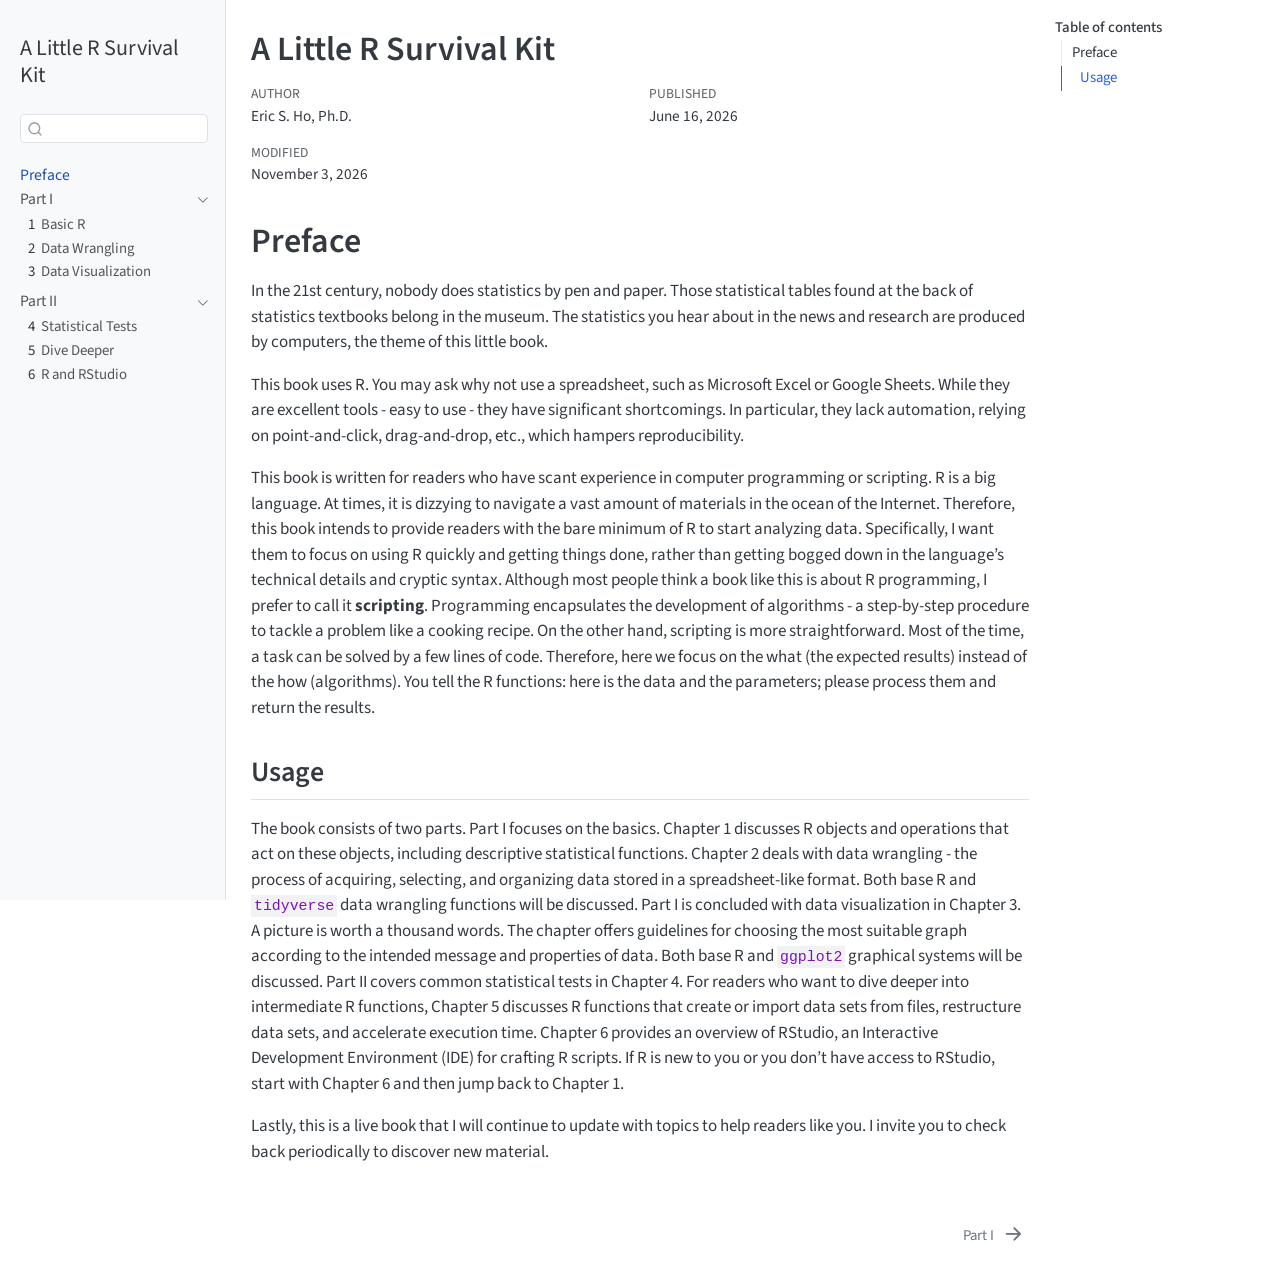
<file: docs/index.html>
<!DOCTYPE html>
<html xmlns="http://www.w3.org/1999/xhtml" lang="en" xml:lang="en"><head>

<meta charset="utf-8">
<meta name="generator" content="quarto-1.8.27">

<meta name="viewport" content="width=device-width, initial-scale=1.0, user-scalable=yes">

<meta name="author" content="Eric S. Ho, Ph.D.">
<meta name="dcterms.date" content="2026-06-16">

<title>A Little R Survival Kit</title>
<style>
code{white-space: pre-wrap;}
span.smallcaps{font-variant: small-caps;}
div.columns{display: flex; gap: min(4vw, 1.5em);}
div.column{flex: auto; overflow-x: auto;}
div.hanging-indent{margin-left: 1.5em; text-indent: -1.5em;}
ul.task-list{list-style: none;}
ul.task-list li input[type="checkbox"] {
  width: 0.8em;
  margin: 0 0.8em 0.2em -1em; /* quarto-specific, see https://github.com/quarto-dev/quarto-cli/issues/4556 */ 
  vertical-align: middle;
}
</style>


<script src="site_libs/quarto-nav/quarto-nav.js"></script>
<script src="site_libs/quarto-nav/headroom.min.js"></script>
<script src="site_libs/clipboard/clipboard.min.js"></script>
<script src="site_libs/quarto-search/autocomplete.umd.js"></script>
<script src="site_libs/quarto-search/fuse.min.js"></script>
<script src="site_libs/quarto-search/quarto-search.js"></script>
<meta name="quarto:offset" content="./">
<link href="./part1.html" rel="next">
<script src="site_libs/quarto-html/quarto.js" type="module"></script>
<script src="site_libs/quarto-html/tabsets/tabsets.js" type="module"></script>
<script src="site_libs/quarto-html/axe/axe-check.js" type="module"></script>
<script src="site_libs/quarto-html/popper.min.js"></script>
<script src="site_libs/quarto-html/tippy.umd.min.js"></script>
<script src="site_libs/quarto-html/anchor.min.js"></script>
<link href="site_libs/quarto-html/tippy.css" rel="stylesheet">
<link href="site_libs/quarto-html/quarto-syntax-highlighting-ed96de9b727972fe78a7b5d16c58bf87.css" rel="stylesheet" id="quarto-text-highlighting-styles">
<script src="site_libs/bootstrap/bootstrap.min.js"></script>
<link href="site_libs/bootstrap/bootstrap-icons.css" rel="stylesheet">
<link href="site_libs/bootstrap/bootstrap-d2a895b5cbb91adc99485585edf1e91f.min.css" rel="stylesheet" append-hash="true" id="quarto-bootstrap" data-mode="light">
<script id="quarto-search-options" type="application/json">{
  "location": "sidebar",
  "copy-button": false,
  "collapse-after": 3,
  "panel-placement": "start",
  "type": "textbox",
  "limit": 50,
  "keyboard-shortcut": [
    "f",
    "/",
    "s"
  ],
  "show-item-context": false,
  "language": {
    "search-no-results-text": "No results",
    "search-matching-documents-text": "matching documents",
    "search-copy-link-title": "Copy link to search",
    "search-hide-matches-text": "Hide additional matches",
    "search-more-match-text": "more match in this document",
    "search-more-matches-text": "more matches in this document",
    "search-clear-button-title": "Clear",
    "search-text-placeholder": "",
    "search-detached-cancel-button-title": "Cancel",
    "search-submit-button-title": "Submit",
    "search-label": "Search"
  }
}</script>


<link rel="stylesheet" href="style.css">
</head>

<body class="nav-sidebar docked quarto-light">

<div id="quarto-search-results"></div>
  <header id="quarto-header" class="headroom fixed-top">
  <nav class="quarto-secondary-nav">
    <div class="container-fluid d-flex">
      <button type="button" class="quarto-btn-toggle btn" data-bs-toggle="collapse" role="button" data-bs-target=".quarto-sidebar-collapse-item" aria-controls="quarto-sidebar" aria-expanded="false" aria-label="Toggle sidebar navigation" onclick="if (window.quartoToggleHeadroom) { window.quartoToggleHeadroom(); }">
        <i class="bi bi-layout-text-sidebar-reverse"></i>
      </button>
        <nav class="quarto-page-breadcrumbs" aria-label="breadcrumb"><ol class="breadcrumb"><li class="breadcrumb-item"><a href="./index.html">Preface</a></li></ol></nav>
        <a class="flex-grow-1" role="navigation" data-bs-toggle="collapse" data-bs-target=".quarto-sidebar-collapse-item" aria-controls="quarto-sidebar" aria-expanded="false" aria-label="Toggle sidebar navigation" onclick="if (window.quartoToggleHeadroom) { window.quartoToggleHeadroom(); }">      
        </a>
      <button type="button" class="btn quarto-search-button" aria-label="Search" onclick="window.quartoOpenSearch();">
        <i class="bi bi-search"></i>
      </button>
    </div>
  </nav>
</header>
<!-- content -->
<div id="quarto-content" class="quarto-container page-columns page-rows-contents page-layout-article">
<!-- sidebar -->
  <nav id="quarto-sidebar" class="sidebar collapse collapse-horizontal quarto-sidebar-collapse-item sidebar-navigation docked overflow-auto">
    <div class="pt-lg-2 mt-2 text-left sidebar-header">
    <div class="sidebar-title mb-0 py-0">
      <a href="./">A Little R Survival Kit</a> 
    </div>
      </div>
        <div class="mt-2 flex-shrink-0 align-items-center">
        <div class="sidebar-search">
        <div id="quarto-search" class="" title="Search"></div>
        </div>
        </div>
    <div class="sidebar-menu-container"> 
    <ul class="list-unstyled mt-1">
        <li class="sidebar-item">
  <div class="sidebar-item-container"> 
  <a href="./index.html" class="sidebar-item-text sidebar-link active">
 <span class="menu-text">Preface</span></a>
  </div>
</li>
        <li class="sidebar-item sidebar-item-section">
      <div class="sidebar-item-container"> 
            <a href="./part1.html" class="sidebar-item-text sidebar-link">
 <span class="menu-text">Part I</span></a>
          <a class="sidebar-item-toggle text-start" data-bs-toggle="collapse" data-bs-target="#quarto-sidebar-section-1" role="navigation" aria-expanded="true" aria-label="Toggle section">
            <i class="bi bi-chevron-right ms-2"></i>
          </a> 
      </div>
      <ul id="quarto-sidebar-section-1" class="collapse list-unstyled sidebar-section depth1 show">  
          <li class="sidebar-item">
  <div class="sidebar-item-container"> 
  <a href="./01_Part1_Basic_R.html" class="sidebar-item-text sidebar-link">
 <span class="menu-text"><span class="chapter-number">1</span>&nbsp; <span class="chapter-title">Basic R</span></span></a>
  </div>
</li>
          <li class="sidebar-item">
  <div class="sidebar-item-container"> 
  <a href="./02_Data_Wrangling.html" class="sidebar-item-text sidebar-link">
 <span class="menu-text"><span class="chapter-number">2</span>&nbsp; <span class="chapter-title">Data Wrangling</span></span></a>
  </div>
</li>
          <li class="sidebar-item">
  <div class="sidebar-item-container"> 
  <a href="./03_Data_Visualization.html" class="sidebar-item-text sidebar-link">
 <span class="menu-text"><span class="chapter-number">3</span>&nbsp; <span class="chapter-title">Data Visualization</span></span></a>
  </div>
</li>
      </ul>
  </li>
        <li class="sidebar-item sidebar-item-section">
      <div class="sidebar-item-container"> 
            <a href="./part2.html" class="sidebar-item-text sidebar-link">
 <span class="menu-text">Part II</span></a>
          <a class="sidebar-item-toggle text-start" data-bs-toggle="collapse" data-bs-target="#quarto-sidebar-section-2" role="navigation" aria-expanded="true" aria-label="Toggle section">
            <i class="bi bi-chevron-right ms-2"></i>
          </a> 
      </div>
      <ul id="quarto-sidebar-section-2" class="collapse list-unstyled sidebar-section depth1 show">  
          <li class="sidebar-item">
  <div class="sidebar-item-container"> 
  <a href="./04_Statistical_Tests.html" class="sidebar-item-text sidebar-link">
 <span class="menu-text"><span class="chapter-number">4</span>&nbsp; <span class="chapter-title">Statistical Tests</span></span></a>
  </div>
</li>
          <li class="sidebar-item">
  <div class="sidebar-item-container"> 
  <a href="./05_Dive_Deeper.html" class="sidebar-item-text sidebar-link">
 <span class="menu-text"><span class="chapter-number">5</span>&nbsp; <span class="chapter-title">Dive Deeper</span></span></a>
  </div>
</li>
          <li class="sidebar-item">
  <div class="sidebar-item-container"> 
  <a href="./06_R_RStudio.html" class="sidebar-item-text sidebar-link">
 <span class="menu-text"><span class="chapter-number">6</span>&nbsp; <span class="chapter-title">R and RStudio</span></span></a>
  </div>
</li>
      </ul>
  </li>
    </ul>
    </div>
</nav>
<div id="quarto-sidebar-glass" class="quarto-sidebar-collapse-item" data-bs-toggle="collapse" data-bs-target=".quarto-sidebar-collapse-item"></div>
<!-- margin-sidebar -->
    <div id="quarto-margin-sidebar" class="sidebar margin-sidebar">
        <nav id="TOC" role="doc-toc" class="toc-active">
    <h2 id="toc-title">Table of contents</h2>
   
  <ul>
  <li><a href="#preface" id="toc-preface" class="nav-link active" data-scroll-target="#preface">Preface</a>
  <ul class="collapse">
  <li><a href="#usage" id="toc-usage" class="nav-link" data-scroll-target="#usage">Usage</a></li>
  </ul></li>
  </ul>
</nav>
    </div>
<!-- main -->
<main class="content" id="quarto-document-content">

<header id="title-block-header" class="quarto-title-block default">
<div class="quarto-title">
<h1 class="title">A Little R Survival Kit</h1>
</div>



<div class="quarto-title-meta">

    <div>
    <div class="quarto-title-meta-heading">Author</div>
    <div class="quarto-title-meta-contents">
             <p>Eric S. Ho, Ph.D. </p>
          </div>
  </div>
    
    <div>
    <div class="quarto-title-meta-heading">Published</div>
    <div class="quarto-title-meta-contents">
      <p class="date">June 16, 2026</p>
    </div>
  </div>
  
    <div>
    <div class="quarto-title-meta-heading">Modified</div>
    <div class="quarto-title-meta-contents">
      <p class="date-modified">November 3, 2026</p>
    </div>
  </div>
    
  </div>
  


</header>


<section id="preface" class="level1 unnumbered">
<h1 class="unnumbered">Preface</h1>
<p>In the 21st century, nobody does statistics by pen and paper. Those statistical tables found at the back of statistics textbooks belong in the museum. The statistics you hear about in the news and research are produced by computers, the theme of this little book.</p>
<p>This book uses R. You may ask why not use a spreadsheet, such as Microsoft Excel or Google Sheets. While they are excellent tools - easy to use - they have significant shortcomings. In particular, they lack automation, relying on point-and-click, drag-and-drop, etc., which hampers reproducibility.</p>
<p>This book is written for readers who have scant experience in computer programming or scripting. R is a big language. At times, it is dizzying to navigate a vast amount of materials in the ocean of the Internet. Therefore, this book intends to provide readers with the bare minimum of R to start analyzing data. Specifically, I want them to focus on using R quickly and getting things done, rather than getting bogged down in the language’s technical details and cryptic syntax. Although most people think a book like this is about R programming, I prefer to call it <strong>scripting</strong>. Programming encapsulates the development of algorithms - a step-by-step procedure to tackle a problem like a cooking recipe. On the other hand, scripting is more straightforward. Most of the time, a task can be solved by a few lines of code. Therefore, here we focus on the what (the expected results) instead of the how (algorithms). You tell the R functions: here is the data and the parameters; please process them and return the results.</p>
<section id="usage" class="level2 unnumbered">
<h2 class="unnumbered anchored" data-anchor-id="usage">Usage</h2>
<p>The book consists of two parts. Part I focuses on the basics. Chapter 1 discusses R objects and operations that act on these objects, including descriptive statistical functions. Chapter 2 deals with data wrangling - the process of acquiring, selecting, and organizing data stored in a spreadsheet-like format. Both base R and <code>tidyverse</code> data wrangling functions will be discussed. Part I is concluded with data visualization in Chapter 3. A picture is worth a thousand words. The chapter offers guidelines for choosing the most suitable graph according to the intended message and properties of data. Both base R and <code>ggplot2</code> graphical systems will be discussed. Part II covers common statistical tests in Chapter 4. For readers who want to dive deeper into intermediate R functions, Chapter 5 discusses R functions that create or import data sets from files, restructure data sets, and accelerate execution time. Chapter 6 provides an overview of RStudio, an Interactive Development Environment (IDE) for crafting R scripts. If R is new to you or you don’t have access to RStudio, start with Chapter 6 and then jump back to Chapter 1.</p>
<p>Lastly, this is a live book that I will continue to update with topics to help readers like you. I invite you to check back periodically to discover new material.</p>
<!--
Must include the follow R block; otherwise BookDown Build will not create missing files, e.g., packages.bib.
-->
<!-- to turn on verbose debugging -->


</section>
</section>

</main> <!-- /main -->
<script id="quarto-html-after-body" type="application/javascript">
  window.document.addEventListener("DOMContentLoaded", function (event) {
    const icon = "";
    const anchorJS = new window.AnchorJS();
    anchorJS.options = {
      placement: 'right',
      icon: icon
    };
    anchorJS.add('.anchored');
    const isCodeAnnotation = (el) => {
      for (const clz of el.classList) {
        if (clz.startsWith('code-annotation-')) {                     
          return true;
        }
      }
      return false;
    }
    const onCopySuccess = function(e) {
      // button target
      const button = e.trigger;
      // don't keep focus
      button.blur();
      // flash "checked"
      button.classList.add('code-copy-button-checked');
      var currentTitle = button.getAttribute("title");
      button.setAttribute("title", "Copied!");
      let tooltip;
      if (window.bootstrap) {
        button.setAttribute("data-bs-toggle", "tooltip");
        button.setAttribute("data-bs-placement", "left");
        button.setAttribute("data-bs-title", "Copied!");
        tooltip = new bootstrap.Tooltip(button, 
          { trigger: "manual", 
            customClass: "code-copy-button-tooltip",
            offset: [0, -8]});
        tooltip.show();    
      }
      setTimeout(function() {
        if (tooltip) {
          tooltip.hide();
          button.removeAttribute("data-bs-title");
          button.removeAttribute("data-bs-toggle");
          button.removeAttribute("data-bs-placement");
        }
        button.setAttribute("title", currentTitle);
        button.classList.remove('code-copy-button-checked');
      }, 1000);
      // clear code selection
      e.clearSelection();
    }
    const getTextToCopy = function(trigger) {
      const outerScaffold = trigger.parentElement.cloneNode(true);
      const codeEl = outerScaffold.querySelector('code');
      for (const childEl of codeEl.children) {
        if (isCodeAnnotation(childEl)) {
          childEl.remove();
        }
      }
      return codeEl.innerText;
    }
    const clipboard = new window.ClipboardJS('.code-copy-button:not([data-in-quarto-modal])', {
      text: getTextToCopy
    });
    clipboard.on('success', onCopySuccess);
    if (window.document.getElementById('quarto-embedded-source-code-modal')) {
      const clipboardModal = new window.ClipboardJS('.code-copy-button[data-in-quarto-modal]', {
        text: getTextToCopy,
        container: window.document.getElementById('quarto-embedded-source-code-modal')
      });
      clipboardModal.on('success', onCopySuccess);
    }
      var localhostRegex = new RegExp(/^(?:http|https):\/\/localhost\:?[0-9]*\//);
      var mailtoRegex = new RegExp(/^mailto:/);
        var filterRegex = new RegExp('/' + window.location.host + '/');
      var isInternal = (href) => {
          return filterRegex.test(href) || localhostRegex.test(href) || mailtoRegex.test(href);
      }
      // Inspect non-navigation links and adorn them if external
     var links = window.document.querySelectorAll('a[href]:not(.nav-link):not(.navbar-brand):not(.toc-action):not(.sidebar-link):not(.sidebar-item-toggle):not(.pagination-link):not(.no-external):not([aria-hidden]):not(.dropdown-item):not(.quarto-navigation-tool):not(.about-link)');
      for (var i=0; i<links.length; i++) {
        const link = links[i];
        if (!isInternal(link.href)) {
          // undo the damage that might have been done by quarto-nav.js in the case of
          // links that we want to consider external
          if (link.dataset.originalHref !== undefined) {
            link.href = link.dataset.originalHref;
          }
            // target, if specified
            link.setAttribute("target", "_blank");
            if (link.getAttribute("rel") === null) {
              link.setAttribute("rel", "noopener");
            }
        }
      }
    function tippyHover(el, contentFn, onTriggerFn, onUntriggerFn) {
      const config = {
        allowHTML: true,
        maxWidth: 500,
        delay: 100,
        arrow: false,
        appendTo: function(el) {
            return el.parentElement;
        },
        interactive: true,
        interactiveBorder: 10,
        theme: 'quarto',
        placement: 'bottom-start',
      };
      if (contentFn) {
        config.content = contentFn;
      }
      if (onTriggerFn) {
        config.onTrigger = onTriggerFn;
      }
      if (onUntriggerFn) {
        config.onUntrigger = onUntriggerFn;
      }
      window.tippy(el, config); 
    }
    const noterefs = window.document.querySelectorAll('a[role="doc-noteref"]');
    for (var i=0; i<noterefs.length; i++) {
      const ref = noterefs[i];
      tippyHover(ref, function() {
        // use id or data attribute instead here
        let href = ref.getAttribute('data-footnote-href') || ref.getAttribute('href');
        try { href = new URL(href).hash; } catch {}
        const id = href.replace(/^#\/?/, "");
        const note = window.document.getElementById(id);
        if (note) {
          return note.innerHTML;
        } else {
          return "";
        }
      });
    }
    const xrefs = window.document.querySelectorAll('a.quarto-xref');
    const processXRef = (id, note) => {
      // Strip column container classes
      const stripColumnClz = (el) => {
        el.classList.remove("page-full", "page-columns");
        if (el.children) {
          for (const child of el.children) {
            stripColumnClz(child);
          }
        }
      }
      stripColumnClz(note)
      if (id === null || id.startsWith('sec-')) {
        // Special case sections, only their first couple elements
        const container = document.createElement("div");
        if (note.children && note.children.length > 2) {
          container.appendChild(note.children[0].cloneNode(true));
          for (let i = 1; i < note.children.length; i++) {
            const child = note.children[i];
            if (child.tagName === "P" && child.innerText === "") {
              continue;
            } else {
              container.appendChild(child.cloneNode(true));
              break;
            }
          }
          if (window.Quarto?.typesetMath) {
            window.Quarto.typesetMath(container);
          }
          return container.innerHTML
        } else {
          if (window.Quarto?.typesetMath) {
            window.Quarto.typesetMath(note);
          }
          return note.innerHTML;
        }
      } else {
        // Remove any anchor links if they are present
        const anchorLink = note.querySelector('a.anchorjs-link');
        if (anchorLink) {
          anchorLink.remove();
        }
        if (window.Quarto?.typesetMath) {
          window.Quarto.typesetMath(note);
        }
        if (note.classList.contains("callout")) {
          return note.outerHTML;
        } else {
          return note.innerHTML;
        }
      }
    }
    for (var i=0; i<xrefs.length; i++) {
      const xref = xrefs[i];
      tippyHover(xref, undefined, function(instance) {
        instance.disable();
        let url = xref.getAttribute('href');
        let hash = undefined; 
        if (url.startsWith('#')) {
          hash = url;
        } else {
          try { hash = new URL(url).hash; } catch {}
        }
        if (hash) {
          const id = hash.replace(/^#\/?/, "");
          const note = window.document.getElementById(id);
          if (note !== null) {
            try {
              const html = processXRef(id, note.cloneNode(true));
              instance.setContent(html);
            } finally {
              instance.enable();
              instance.show();
            }
          } else {
            // See if we can fetch this
            fetch(url.split('#')[0])
            .then(res => res.text())
            .then(html => {
              const parser = new DOMParser();
              const htmlDoc = parser.parseFromString(html, "text/html");
              const note = htmlDoc.getElementById(id);
              if (note !== null) {
                const html = processXRef(id, note);
                instance.setContent(html);
              } 
            }).finally(() => {
              instance.enable();
              instance.show();
            });
          }
        } else {
          // See if we can fetch a full url (with no hash to target)
          // This is a special case and we should probably do some content thinning / targeting
          fetch(url)
          .then(res => res.text())
          .then(html => {
            const parser = new DOMParser();
            const htmlDoc = parser.parseFromString(html, "text/html");
            const note = htmlDoc.querySelector('main.content');
            if (note !== null) {
              // This should only happen for chapter cross references
              // (since there is no id in the URL)
              // remove the first header
              if (note.children.length > 0 && note.children[0].tagName === "HEADER") {
                note.children[0].remove();
              }
              const html = processXRef(null, note);
              instance.setContent(html);
            } 
          }).finally(() => {
            instance.enable();
            instance.show();
          });
        }
      }, function(instance) {
      });
    }
        let selectedAnnoteEl;
        const selectorForAnnotation = ( cell, annotation) => {
          let cellAttr = 'data-code-cell="' + cell + '"';
          let lineAttr = 'data-code-annotation="' +  annotation + '"';
          const selector = 'span[' + cellAttr + '][' + lineAttr + ']';
          return selector;
        }
        const selectCodeLines = (annoteEl) => {
          const doc = window.document;
          const targetCell = annoteEl.getAttribute("data-target-cell");
          const targetAnnotation = annoteEl.getAttribute("data-target-annotation");
          const annoteSpan = window.document.querySelector(selectorForAnnotation(targetCell, targetAnnotation));
          const lines = annoteSpan.getAttribute("data-code-lines").split(",");
          const lineIds = lines.map((line) => {
            return targetCell + "-" + line;
          })
          let top = null;
          let height = null;
          let parent = null;
          if (lineIds.length > 0) {
              //compute the position of the single el (top and bottom and make a div)
              const el = window.document.getElementById(lineIds[0]);
              top = el.offsetTop;
              height = el.offsetHeight;
              parent = el.parentElement.parentElement;
            if (lineIds.length > 1) {
              const lastEl = window.document.getElementById(lineIds[lineIds.length - 1]);
              const bottom = lastEl.offsetTop + lastEl.offsetHeight;
              height = bottom - top;
            }
            if (top !== null && height !== null && parent !== null) {
              // cook up a div (if necessary) and position it 
              let div = window.document.getElementById("code-annotation-line-highlight");
              if (div === null) {
                div = window.document.createElement("div");
                div.setAttribute("id", "code-annotation-line-highlight");
                div.style.position = 'absolute';
                parent.appendChild(div);
              }
              div.style.top = top - 2 + "px";
              div.style.height = height + 4 + "px";
              div.style.left = 0;
              let gutterDiv = window.document.getElementById("code-annotation-line-highlight-gutter");
              if (gutterDiv === null) {
                gutterDiv = window.document.createElement("div");
                gutterDiv.setAttribute("id", "code-annotation-line-highlight-gutter");
                gutterDiv.style.position = 'absolute';
                const codeCell = window.document.getElementById(targetCell);
                const gutter = codeCell.querySelector('.code-annotation-gutter');
                gutter.appendChild(gutterDiv);
              }
              gutterDiv.style.top = top - 2 + "px";
              gutterDiv.style.height = height + 4 + "px";
            }
            selectedAnnoteEl = annoteEl;
          }
        };
        const unselectCodeLines = () => {
          const elementsIds = ["code-annotation-line-highlight", "code-annotation-line-highlight-gutter"];
          elementsIds.forEach((elId) => {
            const div = window.document.getElementById(elId);
            if (div) {
              div.remove();
            }
          });
          selectedAnnoteEl = undefined;
        };
          // Handle positioning of the toggle
      window.addEventListener(
        "resize",
        throttle(() => {
          elRect = undefined;
          if (selectedAnnoteEl) {
            selectCodeLines(selectedAnnoteEl);
          }
        }, 10)
      );
      function throttle(fn, ms) {
      let throttle = false;
      let timer;
        return (...args) => {
          if(!throttle) { // first call gets through
              fn.apply(this, args);
              throttle = true;
          } else { // all the others get throttled
              if(timer) clearTimeout(timer); // cancel #2
              timer = setTimeout(() => {
                fn.apply(this, args);
                timer = throttle = false;
              }, ms);
          }
        };
      }
        // Attach click handler to the DT
        const annoteDls = window.document.querySelectorAll('dt[data-target-cell]');
        for (const annoteDlNode of annoteDls) {
          annoteDlNode.addEventListener('click', (event) => {
            const clickedEl = event.target;
            if (clickedEl !== selectedAnnoteEl) {
              unselectCodeLines();
              const activeEl = window.document.querySelector('dt[data-target-cell].code-annotation-active');
              if (activeEl) {
                activeEl.classList.remove('code-annotation-active');
              }
              selectCodeLines(clickedEl);
              clickedEl.classList.add('code-annotation-active');
            } else {
              // Unselect the line
              unselectCodeLines();
              clickedEl.classList.remove('code-annotation-active');
            }
          });
        }
    const findCites = (el) => {
      const parentEl = el.parentElement;
      if (parentEl) {
        const cites = parentEl.dataset.cites;
        if (cites) {
          return {
            el,
            cites: cites.split(' ')
          };
        } else {
          return findCites(el.parentElement)
        }
      } else {
        return undefined;
      }
    };
    var bibliorefs = window.document.querySelectorAll('a[role="doc-biblioref"]');
    for (var i=0; i<bibliorefs.length; i++) {
      const ref = bibliorefs[i];
      const citeInfo = findCites(ref);
      if (citeInfo) {
        tippyHover(citeInfo.el, function() {
          var popup = window.document.createElement('div');
          citeInfo.cites.forEach(function(cite) {
            var citeDiv = window.document.createElement('div');
            citeDiv.classList.add('hanging-indent');
            citeDiv.classList.add('csl-entry');
            var biblioDiv = window.document.getElementById('ref-' + cite);
            if (biblioDiv) {
              citeDiv.innerHTML = biblioDiv.innerHTML;
            }
            popup.appendChild(citeDiv);
          });
          return popup.innerHTML;
        });
      }
    }
  });
  </script>
<nav class="page-navigation">
  <div class="nav-page nav-page-previous">
  </div>
  <div class="nav-page nav-page-next">
      <a href="./part1.html" class="pagination-link" aria-label="Part I">
        <span class="nav-page-text">Part I</span> <i class="bi bi-arrow-right-short"></i>
      </a>
  </div>
</nav>
</div> <!-- /content -->




</body></html>
</file>
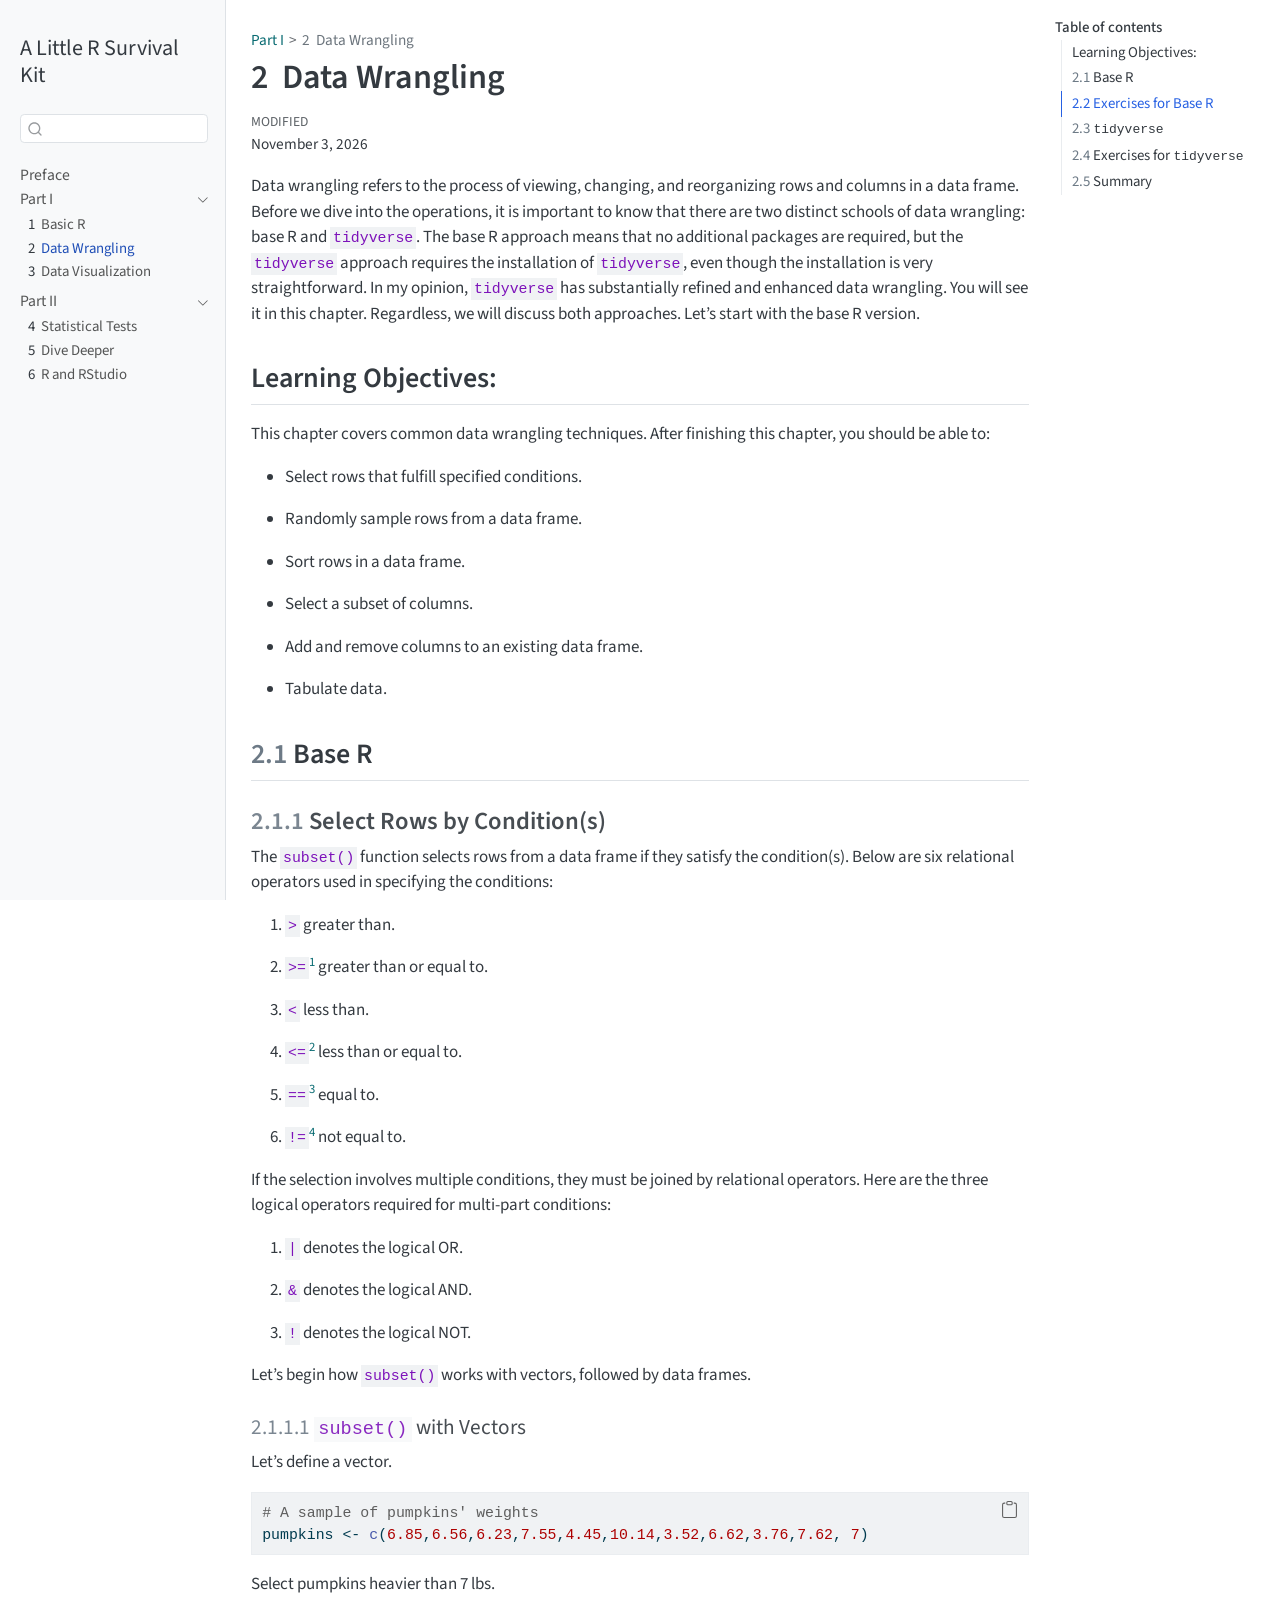
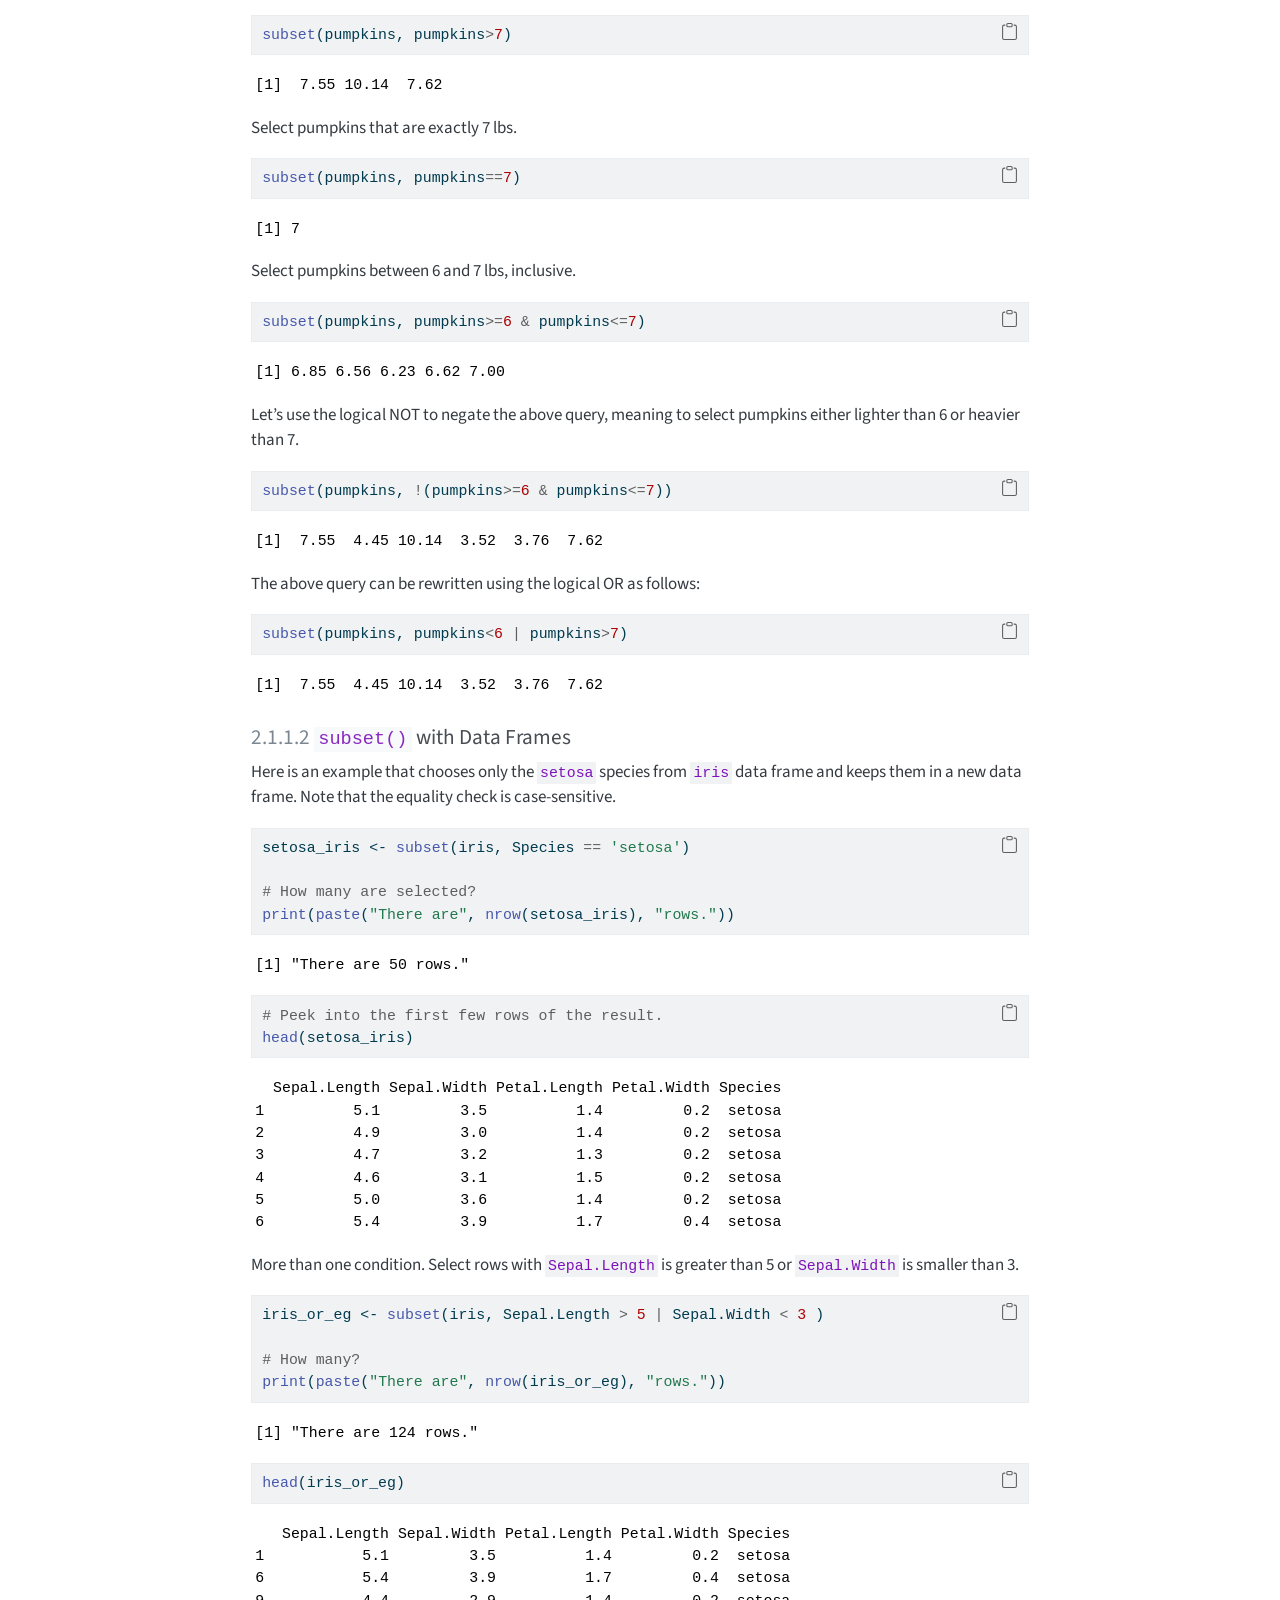
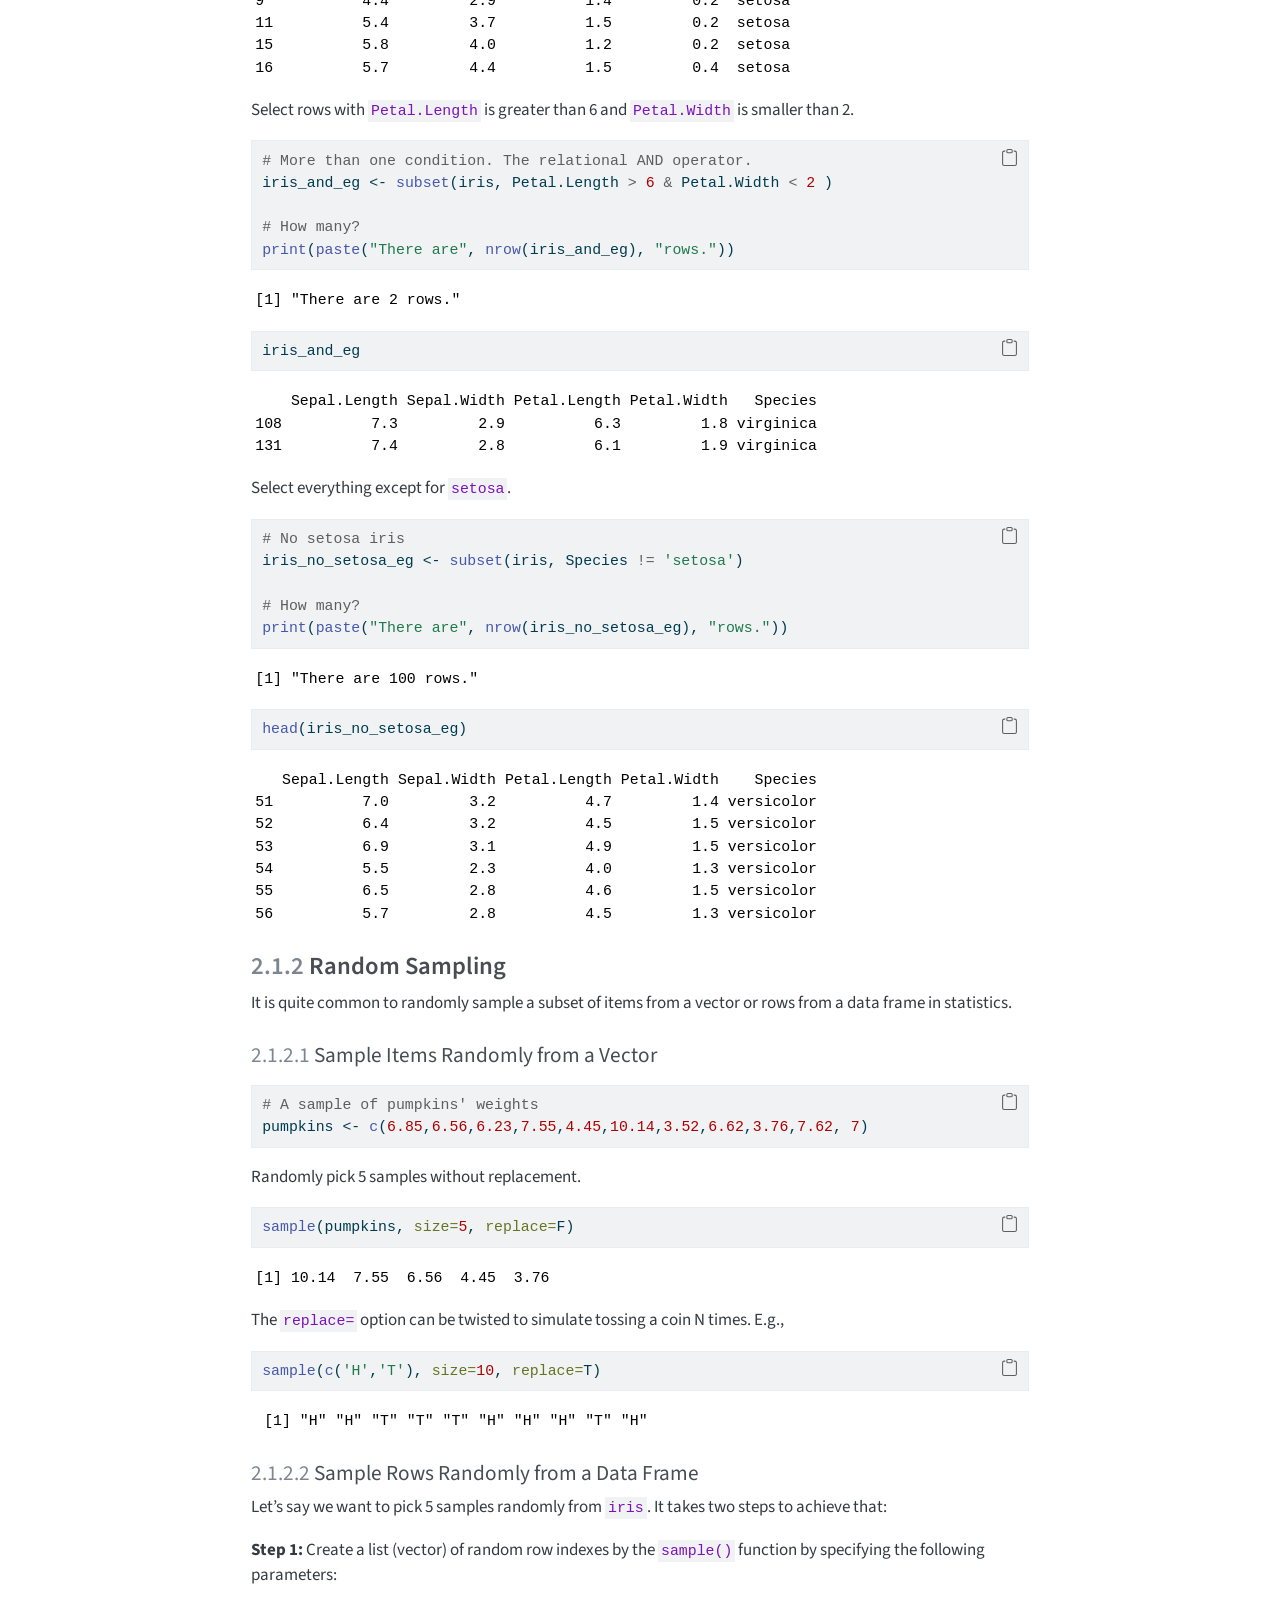
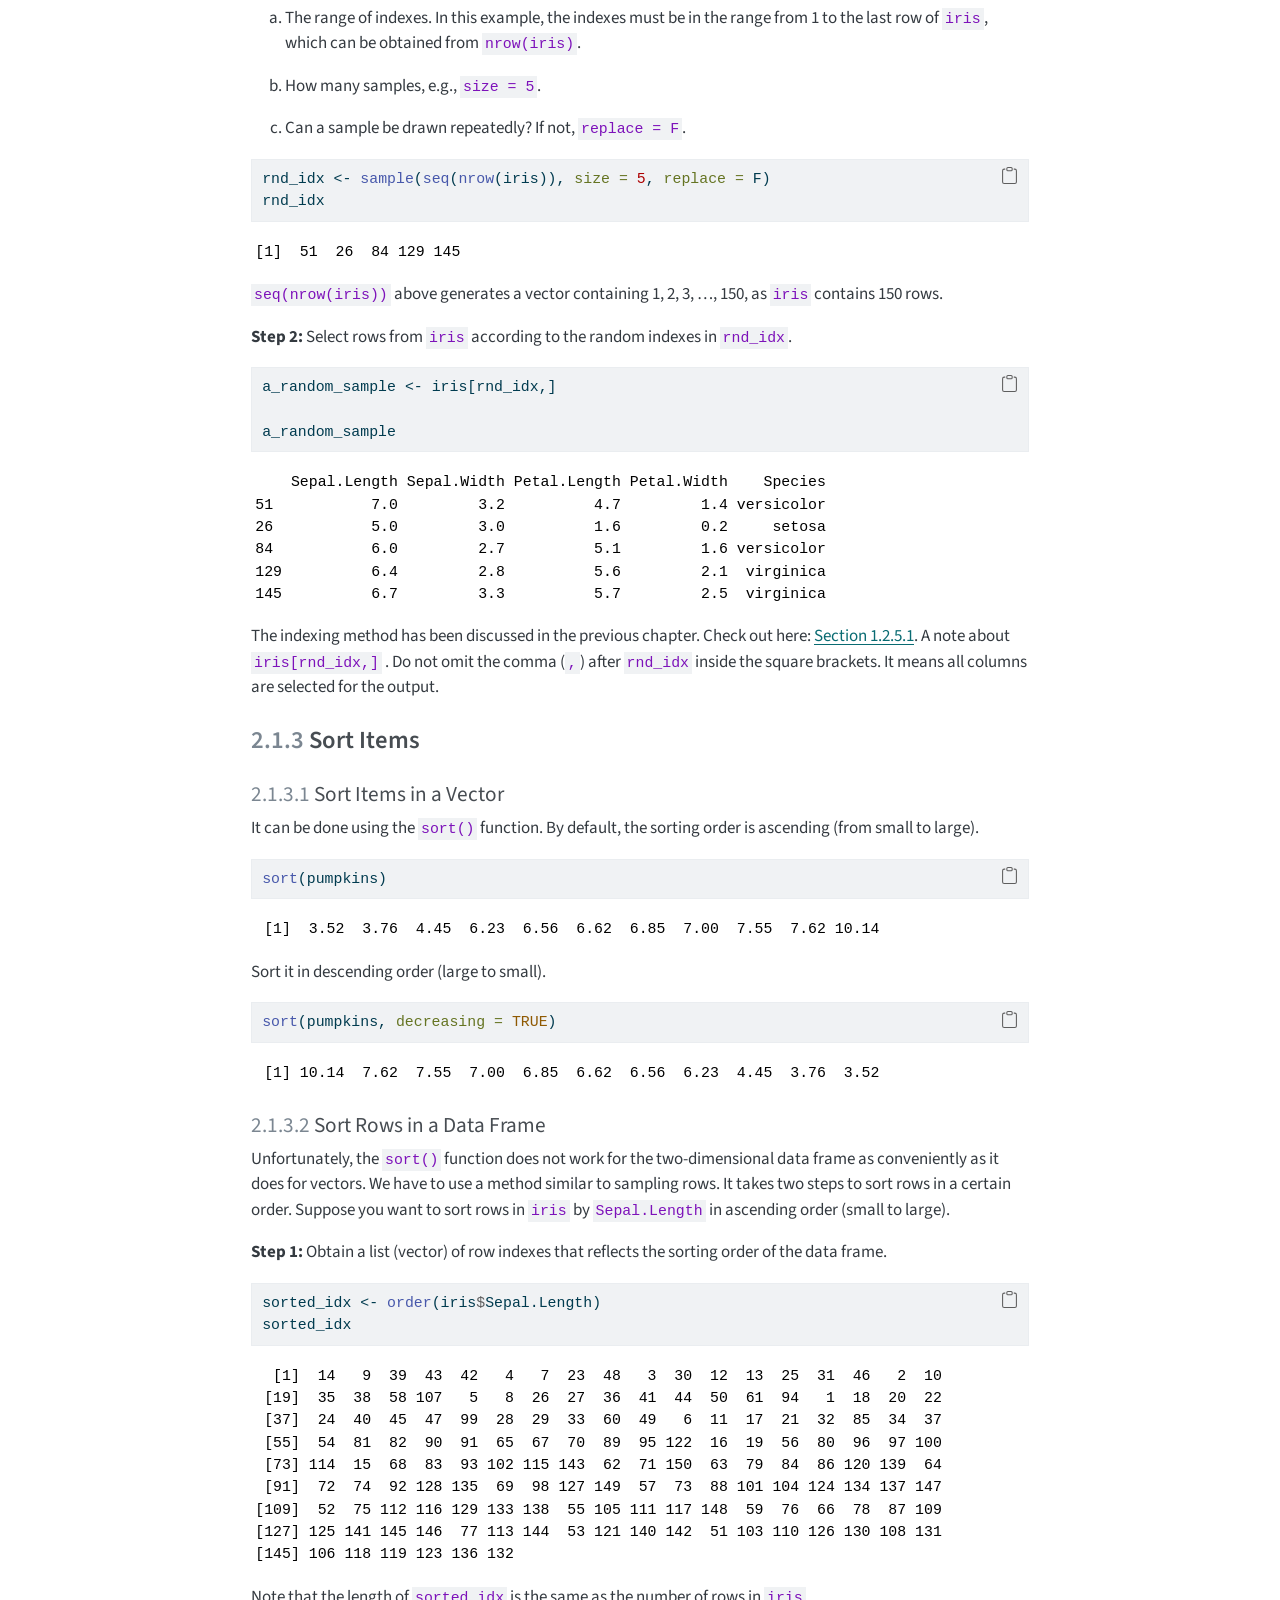
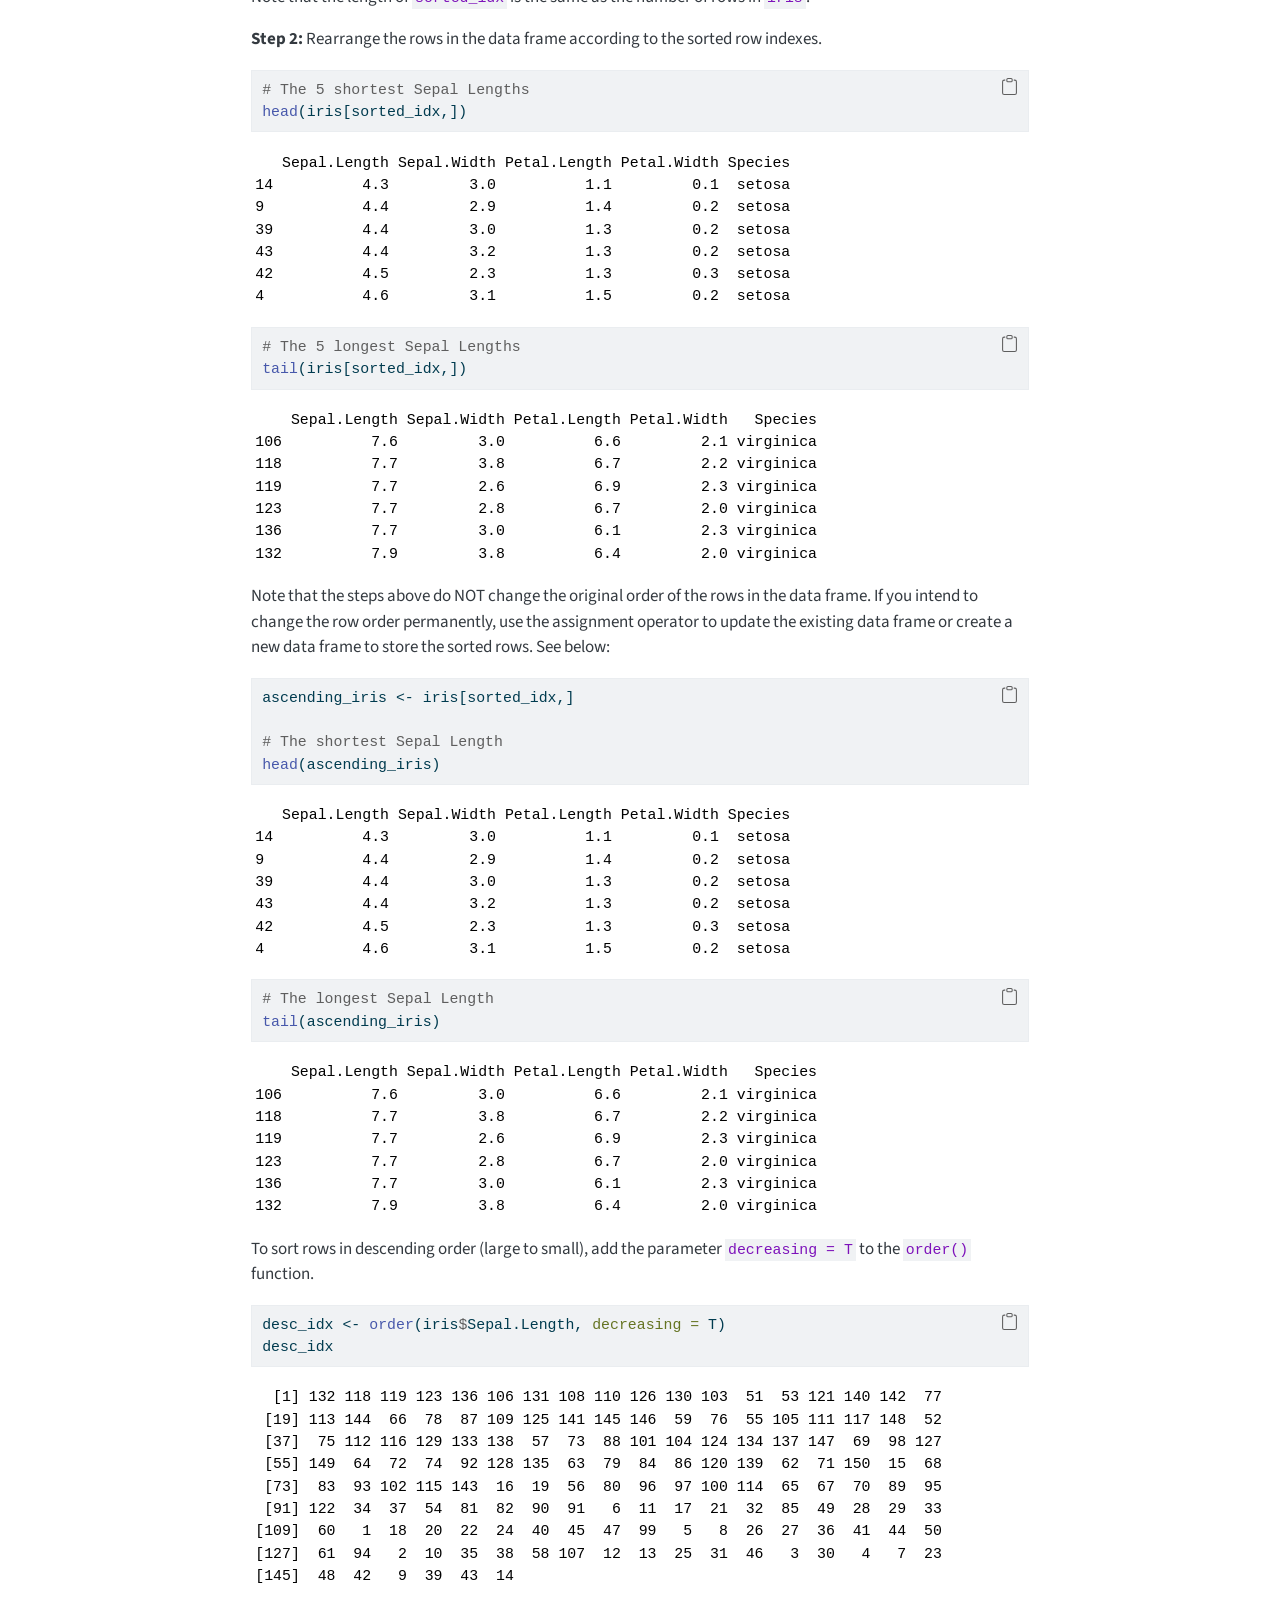
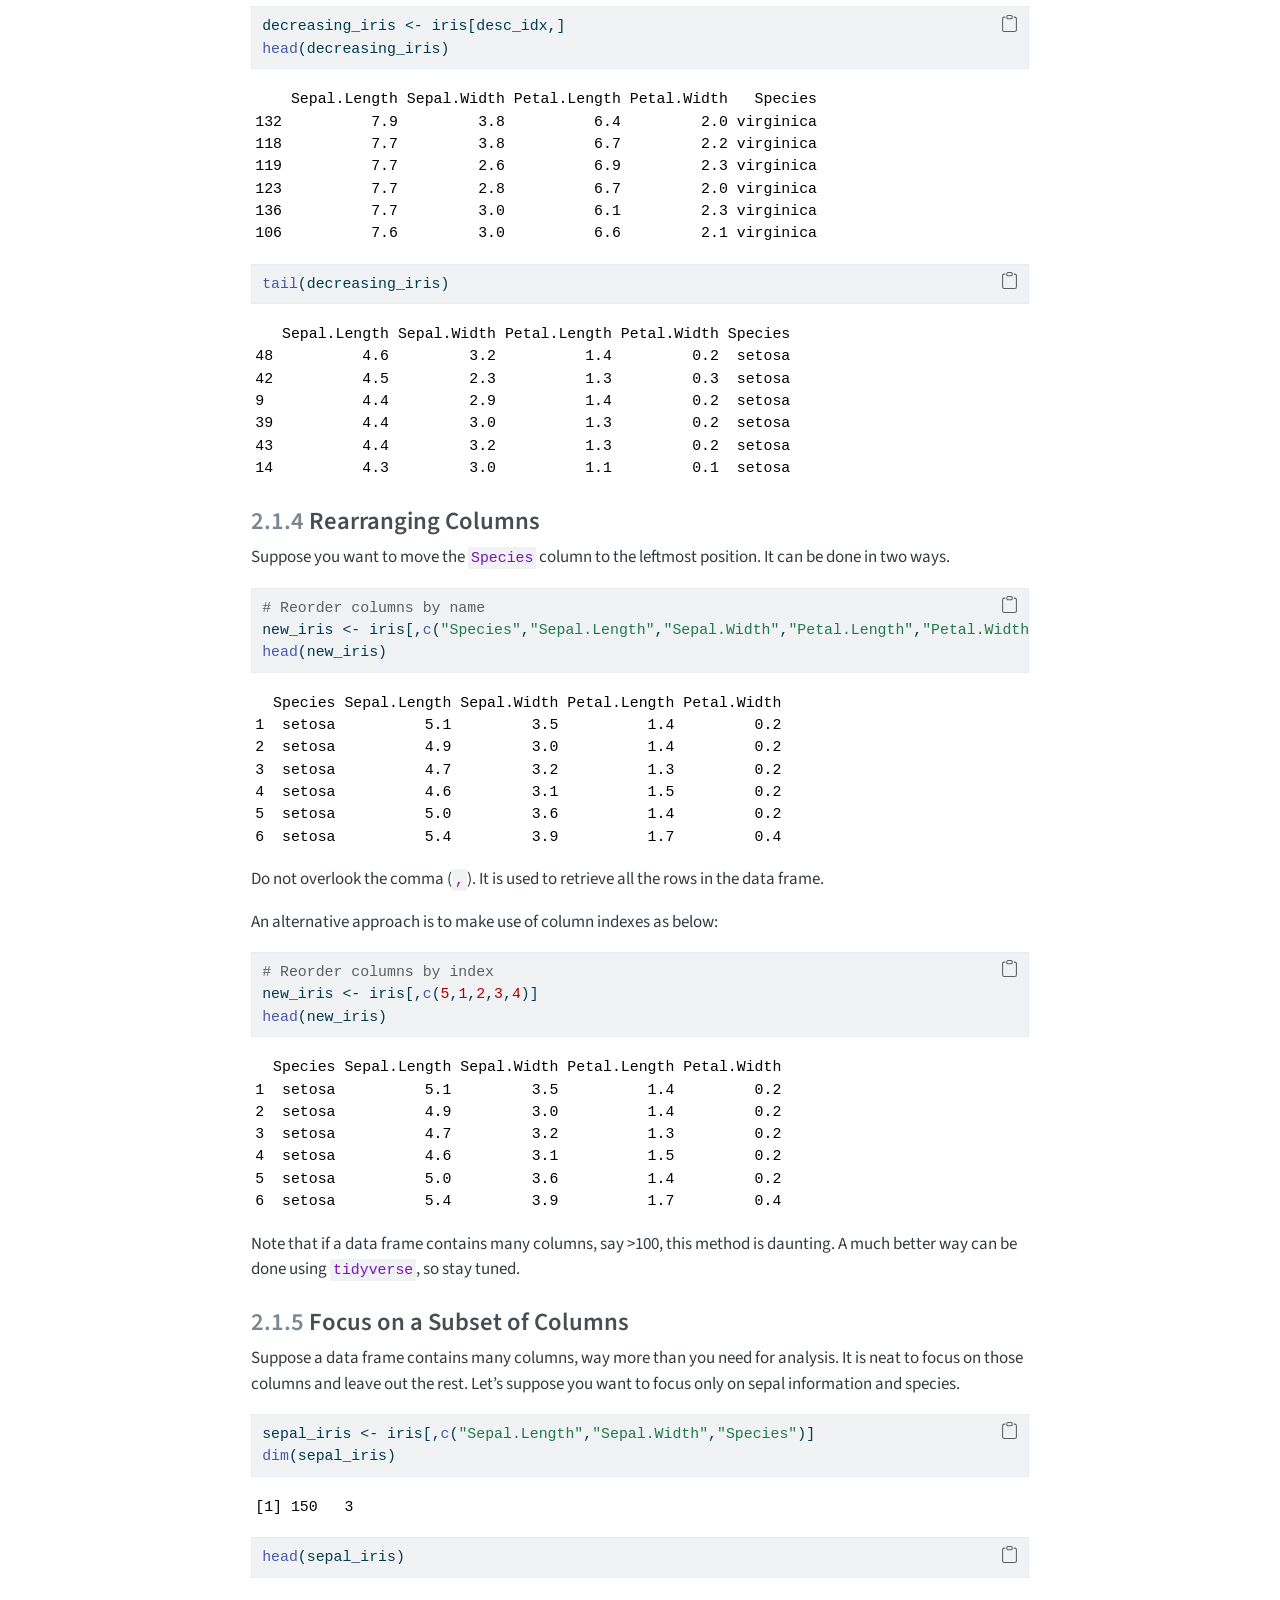
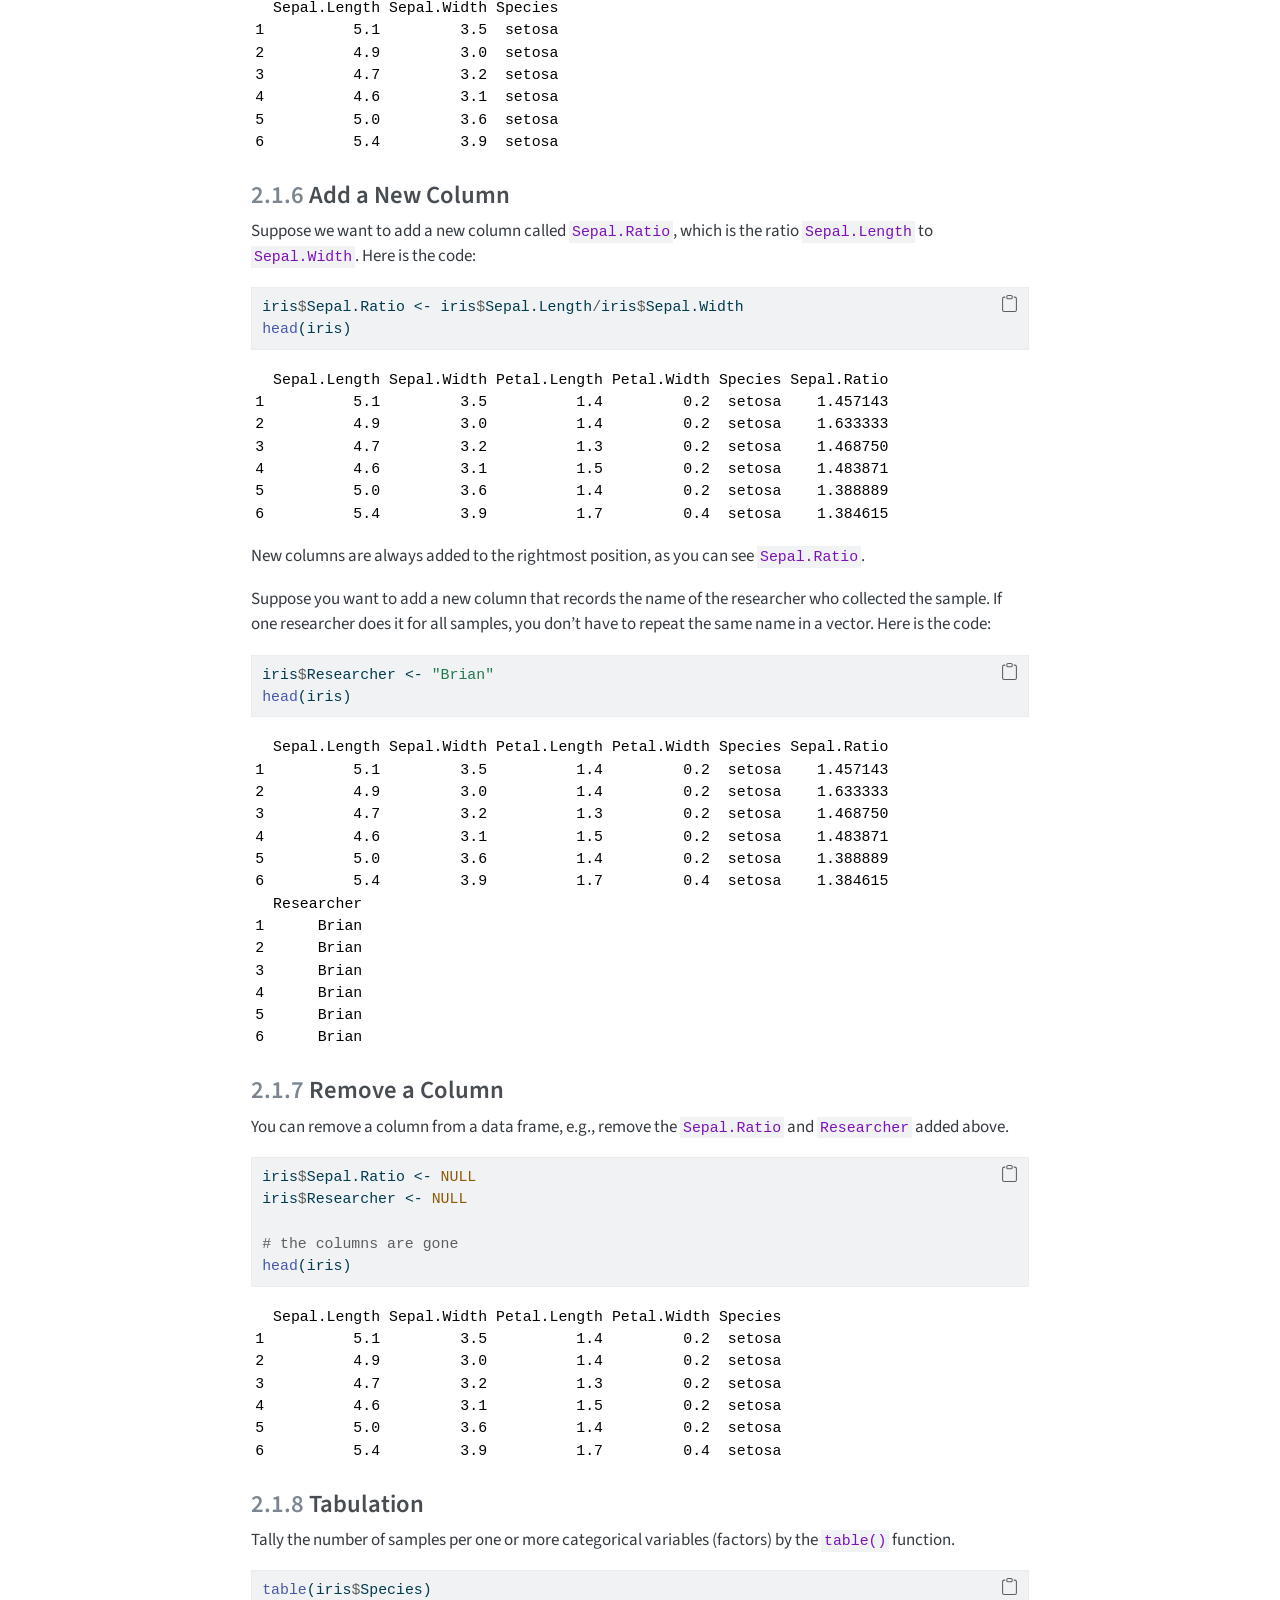
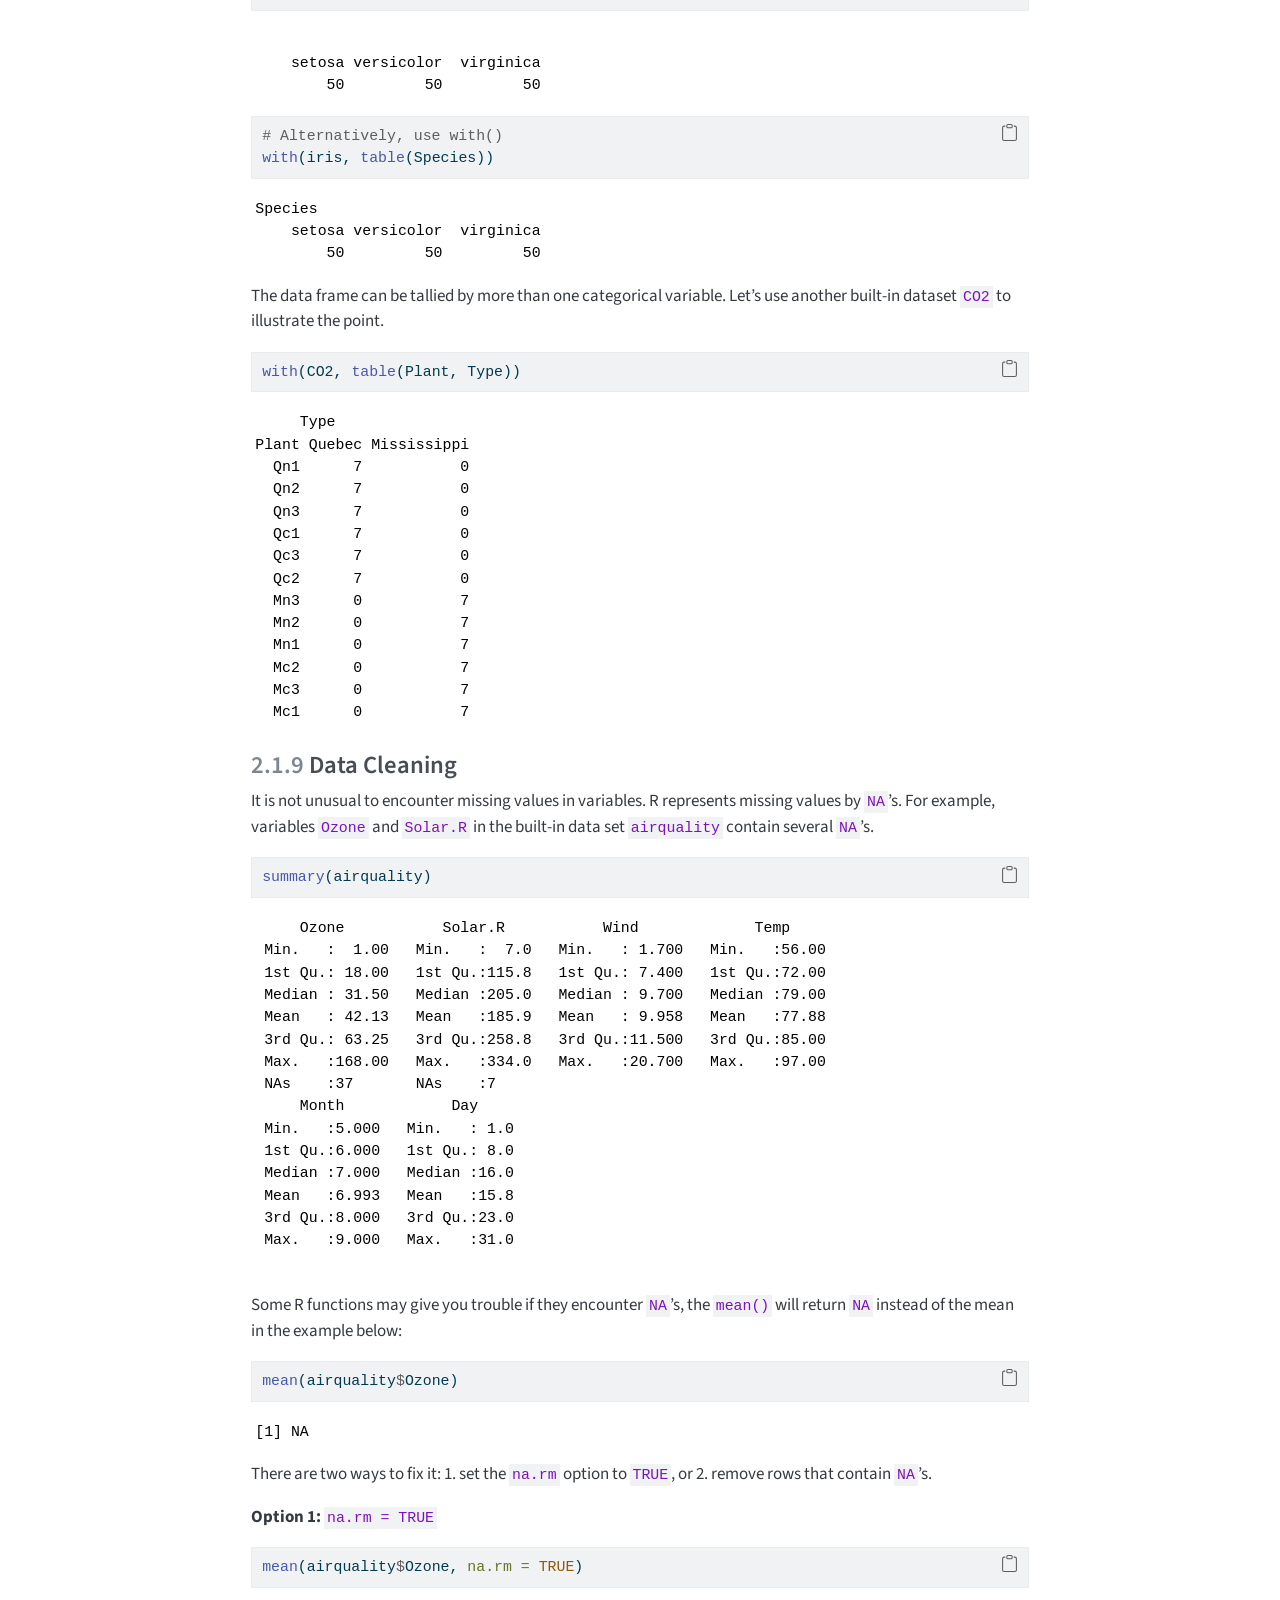
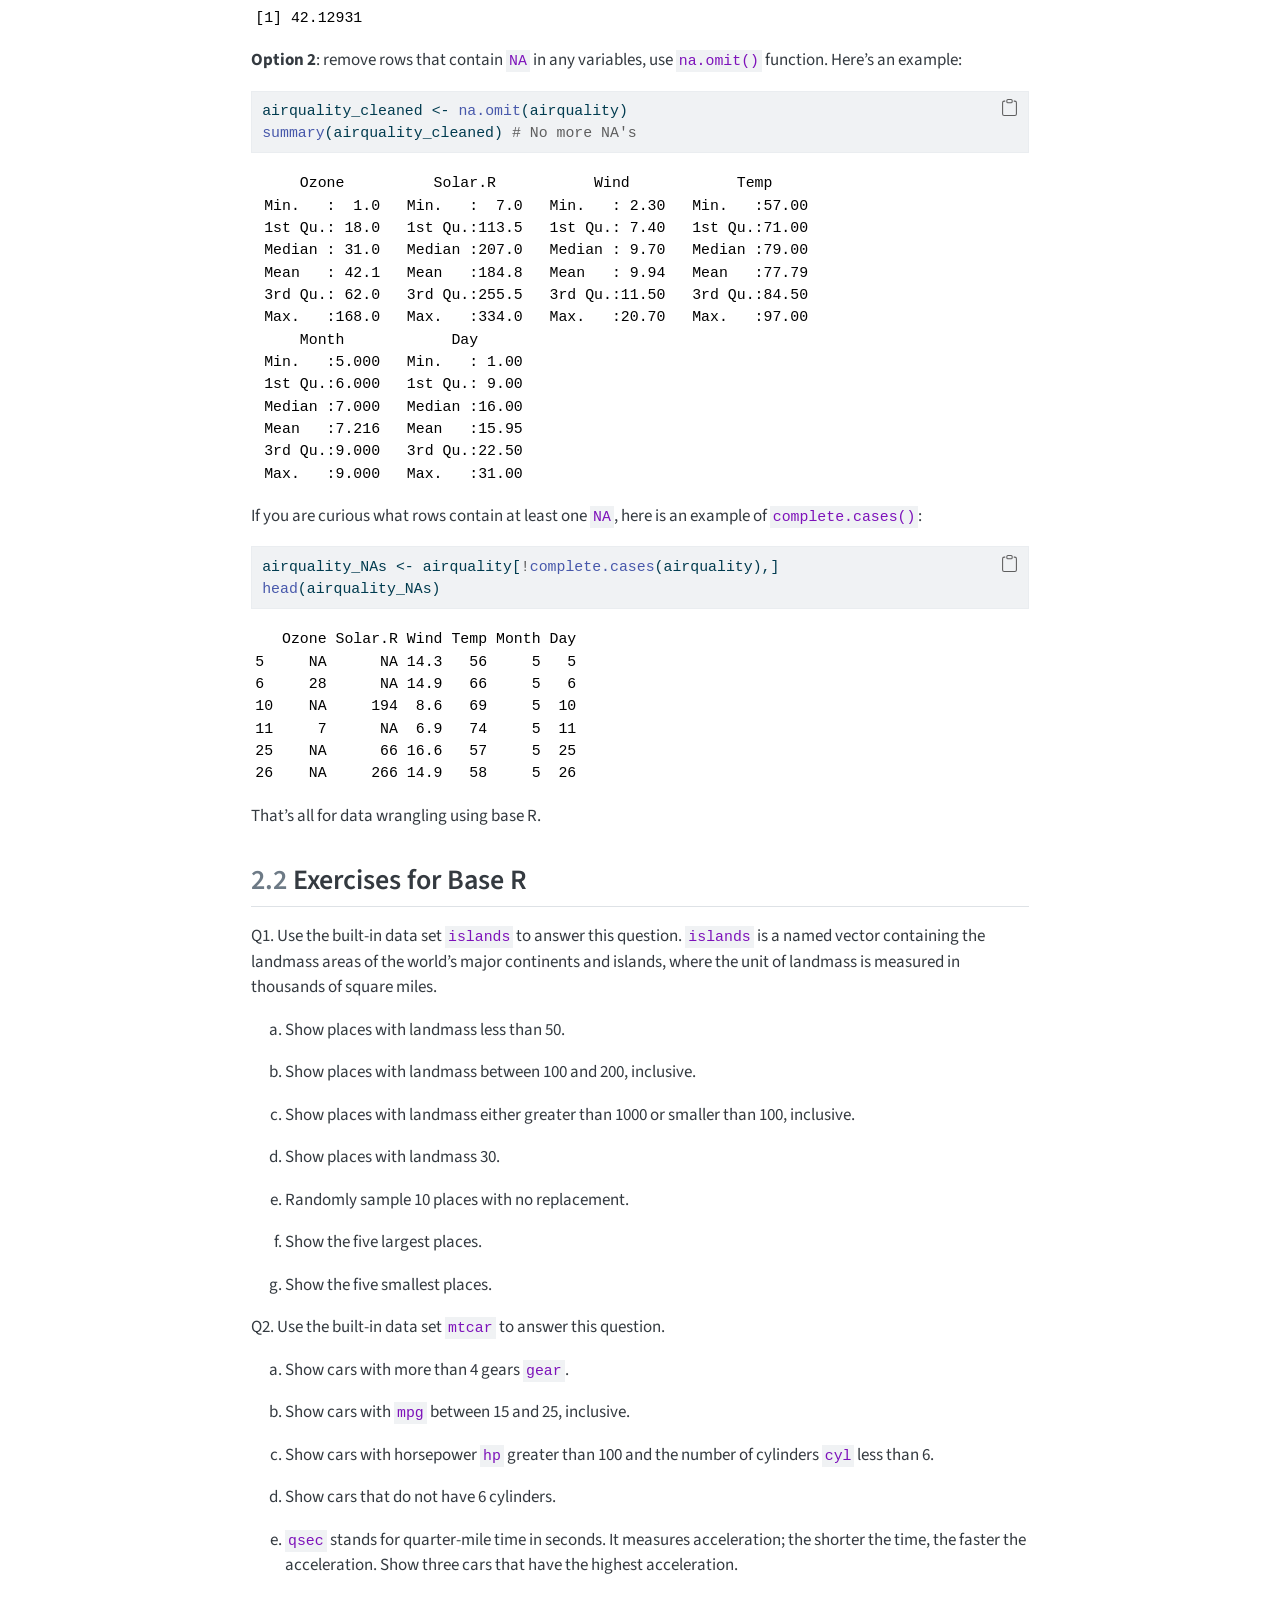
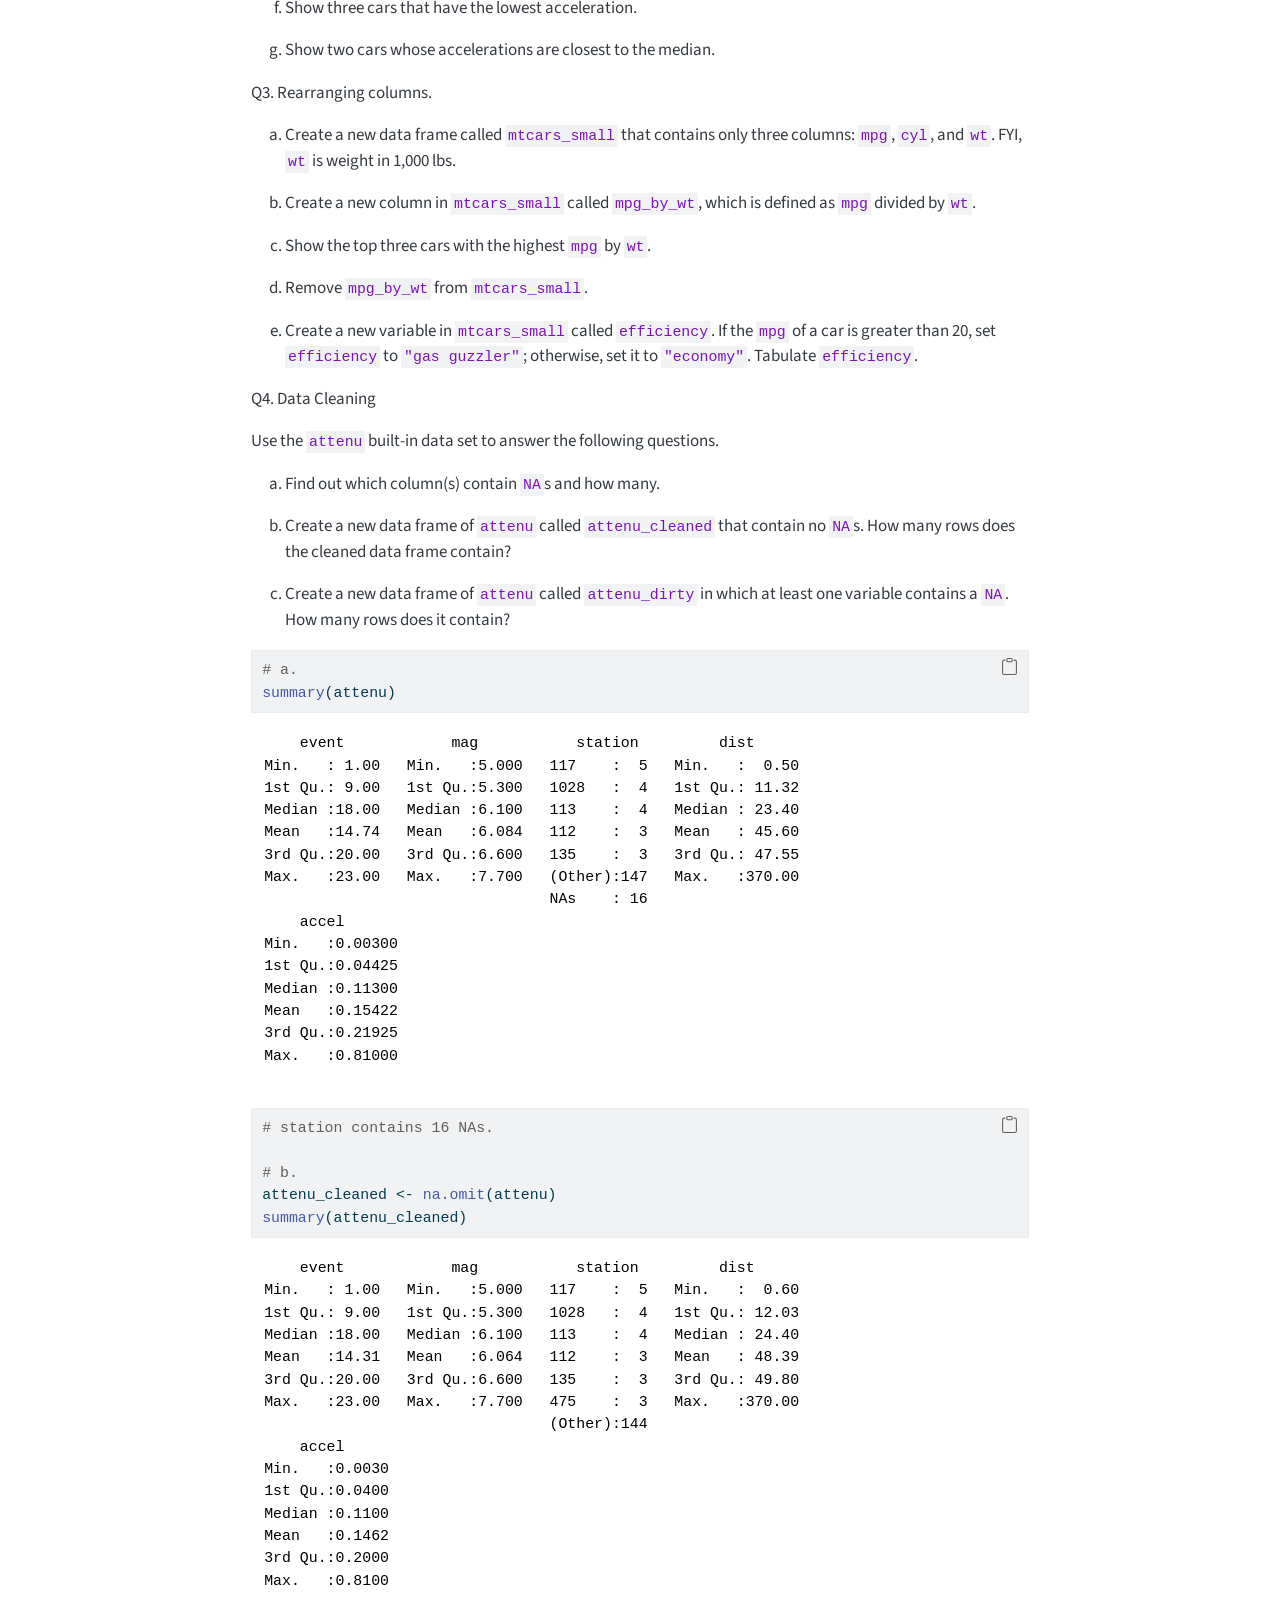
<file: docs/02_Data_Wrangling.html>
<!DOCTYPE html>
<html xmlns="http://www.w3.org/1999/xhtml" lang="en" xml:lang="en"><head>

<meta charset="utf-8">
<meta name="generator" content="quarto-1.8.27">

<meta name="viewport" content="width=device-width, initial-scale=1.0, user-scalable=yes">


<title>2&nbsp; Data Wrangling – A Little R Survival Kit</title>
<style>
code{white-space: pre-wrap;}
span.smallcaps{font-variant: small-caps;}
div.columns{display: flex; gap: min(4vw, 1.5em);}
div.column{flex: auto; overflow-x: auto;}
div.hanging-indent{margin-left: 1.5em; text-indent: -1.5em;}
ul.task-list{list-style: none;}
ul.task-list li input[type="checkbox"] {
  width: 0.8em;
  margin: 0 0.8em 0.2em -1em; /* quarto-specific, see https://github.com/quarto-dev/quarto-cli/issues/4556 */ 
  vertical-align: middle;
}
/* CSS for syntax highlighting */
html { -webkit-text-size-adjust: 100%; }
pre > code.sourceCode { white-space: pre; position: relative; }
pre > code.sourceCode > span { display: inline-block; line-height: 1.25; }
pre > code.sourceCode > span:empty { height: 1.2em; }
.sourceCode { overflow: visible; }
code.sourceCode > span { color: inherit; text-decoration: inherit; }
div.sourceCode { margin: 1em 0; }
pre.sourceCode { margin: 0; }
@media screen {
div.sourceCode { overflow: auto; }
}
@media print {
pre > code.sourceCode { white-space: pre-wrap; }
pre > code.sourceCode > span { text-indent: -5em; padding-left: 5em; }
}
pre.numberSource code
  { counter-reset: source-line 0; }
pre.numberSource code > span
  { position: relative; left: -4em; counter-increment: source-line; }
pre.numberSource code > span > a:first-child::before
  { content: counter(source-line);
    position: relative; left: -1em; text-align: right; vertical-align: baseline;
    border: none; display: inline-block;
    -webkit-touch-callout: none; -webkit-user-select: none;
    -khtml-user-select: none; -moz-user-select: none;
    -ms-user-select: none; user-select: none;
    padding: 0 4px; width: 4em;
  }
pre.numberSource { margin-left: 3em;  padding-left: 4px; }
div.sourceCode
  {   }
@media screen {
pre > code.sourceCode > span > a:first-child::before { text-decoration: underline; }
}
</style>


<script src="site_libs/quarto-nav/quarto-nav.js"></script>
<script src="site_libs/quarto-nav/headroom.min.js"></script>
<script src="site_libs/clipboard/clipboard.min.js"></script>
<script src="site_libs/quarto-search/autocomplete.umd.js"></script>
<script src="site_libs/quarto-search/fuse.min.js"></script>
<script src="site_libs/quarto-search/quarto-search.js"></script>
<meta name="quarto:offset" content="./">
<link href="./03_Data_Visualization.html" rel="next">
<link href="./01_Part1_Basic_R.html" rel="prev">
<script src="site_libs/quarto-html/quarto.js" type="module"></script>
<script src="site_libs/quarto-html/tabsets/tabsets.js" type="module"></script>
<script src="site_libs/quarto-html/axe/axe-check.js" type="module"></script>
<script src="site_libs/quarto-html/popper.min.js"></script>
<script src="site_libs/quarto-html/tippy.umd.min.js"></script>
<script src="site_libs/quarto-html/anchor.min.js"></script>
<link href="site_libs/quarto-html/tippy.css" rel="stylesheet">
<link href="site_libs/quarto-html/quarto-syntax-highlighting-ed96de9b727972fe78a7b5d16c58bf87.css" rel="stylesheet" id="quarto-text-highlighting-styles">
<script src="site_libs/bootstrap/bootstrap.min.js"></script>
<link href="site_libs/bootstrap/bootstrap-icons.css" rel="stylesheet">
<link href="site_libs/bootstrap/bootstrap-d2a895b5cbb91adc99485585edf1e91f.min.css" rel="stylesheet" append-hash="true" id="quarto-bootstrap" data-mode="light">
<script id="quarto-search-options" type="application/json">{
  "location": "sidebar",
  "copy-button": false,
  "collapse-after": 3,
  "panel-placement": "start",
  "type": "textbox",
  "limit": 50,
  "keyboard-shortcut": [
    "f",
    "/",
    "s"
  ],
  "show-item-context": false,
  "language": {
    "search-no-results-text": "No results",
    "search-matching-documents-text": "matching documents",
    "search-copy-link-title": "Copy link to search",
    "search-hide-matches-text": "Hide additional matches",
    "search-more-match-text": "more match in this document",
    "search-more-matches-text": "more matches in this document",
    "search-clear-button-title": "Clear",
    "search-text-placeholder": "",
    "search-detached-cancel-button-title": "Cancel",
    "search-submit-button-title": "Submit",
    "search-label": "Search"
  }
}</script>


<link rel="stylesheet" href="style.css">
</head>

<body class="nav-sidebar docked quarto-light">

<div id="quarto-search-results"></div>
  <header id="quarto-header" class="headroom fixed-top">
  <nav class="quarto-secondary-nav">
    <div class="container-fluid d-flex">
      <button type="button" class="quarto-btn-toggle btn" data-bs-toggle="collapse" role="button" data-bs-target=".quarto-sidebar-collapse-item" aria-controls="quarto-sidebar" aria-expanded="false" aria-label="Toggle sidebar navigation" onclick="if (window.quartoToggleHeadroom) { window.quartoToggleHeadroom(); }">
        <i class="bi bi-layout-text-sidebar-reverse"></i>
      </button>
        <nav class="quarto-page-breadcrumbs" aria-label="breadcrumb"><ol class="breadcrumb"><li class="breadcrumb-item"><a href="./part1.html">Part I</a></li><li class="breadcrumb-item"><a href="./02_Data_Wrangling.html"><span class="chapter-number">2</span>&nbsp; <span class="chapter-title">Data Wrangling</span></a></li></ol></nav>
        <a class="flex-grow-1" role="navigation" data-bs-toggle="collapse" data-bs-target=".quarto-sidebar-collapse-item" aria-controls="quarto-sidebar" aria-expanded="false" aria-label="Toggle sidebar navigation" onclick="if (window.quartoToggleHeadroom) { window.quartoToggleHeadroom(); }">      
        </a>
      <button type="button" class="btn quarto-search-button" aria-label="Search" onclick="window.quartoOpenSearch();">
        <i class="bi bi-search"></i>
      </button>
    </div>
  </nav>
</header>
<!-- content -->
<div id="quarto-content" class="quarto-container page-columns page-rows-contents page-layout-article">
<!-- sidebar -->
  <nav id="quarto-sidebar" class="sidebar collapse collapse-horizontal quarto-sidebar-collapse-item sidebar-navigation docked overflow-auto">
    <div class="pt-lg-2 mt-2 text-left sidebar-header">
    <div class="sidebar-title mb-0 py-0">
      <a href="./">A Little R Survival Kit</a> 
    </div>
      </div>
        <div class="mt-2 flex-shrink-0 align-items-center">
        <div class="sidebar-search">
        <div id="quarto-search" class="" title="Search"></div>
        </div>
        </div>
    <div class="sidebar-menu-container"> 
    <ul class="list-unstyled mt-1">
        <li class="sidebar-item">
  <div class="sidebar-item-container"> 
  <a href="./index.html" class="sidebar-item-text sidebar-link">
 <span class="menu-text">Preface</span></a>
  </div>
</li>
        <li class="sidebar-item sidebar-item-section">
      <div class="sidebar-item-container"> 
            <a href="./part1.html" class="sidebar-item-text sidebar-link">
 <span class="menu-text">Part I</span></a>
          <a class="sidebar-item-toggle text-start" data-bs-toggle="collapse" data-bs-target="#quarto-sidebar-section-1" role="navigation" aria-expanded="true" aria-label="Toggle section">
            <i class="bi bi-chevron-right ms-2"></i>
          </a> 
      </div>
      <ul id="quarto-sidebar-section-1" class="collapse list-unstyled sidebar-section depth1 show">  
          <li class="sidebar-item">
  <div class="sidebar-item-container"> 
  <a href="./01_Part1_Basic_R.html" class="sidebar-item-text sidebar-link">
 <span class="menu-text"><span class="chapter-number">1</span>&nbsp; <span class="chapter-title">Basic R</span></span></a>
  </div>
</li>
          <li class="sidebar-item">
  <div class="sidebar-item-container"> 
  <a href="./02_Data_Wrangling.html" class="sidebar-item-text sidebar-link active">
 <span class="menu-text"><span class="chapter-number">2</span>&nbsp; <span class="chapter-title">Data Wrangling</span></span></a>
  </div>
</li>
          <li class="sidebar-item">
  <div class="sidebar-item-container"> 
  <a href="./03_Data_Visualization.html" class="sidebar-item-text sidebar-link">
 <span class="menu-text"><span class="chapter-number">3</span>&nbsp; <span class="chapter-title">Data Visualization</span></span></a>
  </div>
</li>
      </ul>
  </li>
        <li class="sidebar-item sidebar-item-section">
      <div class="sidebar-item-container"> 
            <a href="./part2.html" class="sidebar-item-text sidebar-link">
 <span class="menu-text">Part II</span></a>
          <a class="sidebar-item-toggle text-start" data-bs-toggle="collapse" data-bs-target="#quarto-sidebar-section-2" role="navigation" aria-expanded="true" aria-label="Toggle section">
            <i class="bi bi-chevron-right ms-2"></i>
          </a> 
      </div>
      <ul id="quarto-sidebar-section-2" class="collapse list-unstyled sidebar-section depth1 show">  
          <li class="sidebar-item">
  <div class="sidebar-item-container"> 
  <a href="./04_Statistical_Tests.html" class="sidebar-item-text sidebar-link">
 <span class="menu-text"><span class="chapter-number">4</span>&nbsp; <span class="chapter-title">Statistical Tests</span></span></a>
  </div>
</li>
          <li class="sidebar-item">
  <div class="sidebar-item-container"> 
  <a href="./05_Dive_Deeper.html" class="sidebar-item-text sidebar-link">
 <span class="menu-text"><span class="chapter-number">5</span>&nbsp; <span class="chapter-title">Dive Deeper</span></span></a>
  </div>
</li>
          <li class="sidebar-item">
  <div class="sidebar-item-container"> 
  <a href="./06_R_RStudio.html" class="sidebar-item-text sidebar-link">
 <span class="menu-text"><span class="chapter-number">6</span>&nbsp; <span class="chapter-title">R and RStudio</span></span></a>
  </div>
</li>
      </ul>
  </li>
    </ul>
    </div>
</nav>
<div id="quarto-sidebar-glass" class="quarto-sidebar-collapse-item" data-bs-toggle="collapse" data-bs-target=".quarto-sidebar-collapse-item"></div>
<!-- margin-sidebar -->
    <div id="quarto-margin-sidebar" class="sidebar margin-sidebar">
        <nav id="TOC" role="doc-toc" class="toc-active">
    <h2 id="toc-title">Table of contents</h2>
   
  <ul>
  <li><a href="#learning-objectives" id="toc-learning-objectives" class="nav-link active" data-scroll-target="#learning-objectives">Learning Objectives:</a></li>
  <li><a href="#base-r" id="toc-base-r" class="nav-link" data-scroll-target="#base-r"><span class="header-section-number">2.1</span> Base R</a>
  <ul class="collapse">
  <li><a href="#select-rows-by-conditions" id="toc-select-rows-by-conditions" class="nav-link" data-scroll-target="#select-rows-by-conditions"><span class="header-section-number">2.1.1</span> Select Rows by Condition(s)</a></li>
  <li><a href="#random-sampling" id="toc-random-sampling" class="nav-link" data-scroll-target="#random-sampling"><span class="header-section-number">2.1.2</span> Random Sampling</a></li>
  <li><a href="#sort-items" id="toc-sort-items" class="nav-link" data-scroll-target="#sort-items"><span class="header-section-number">2.1.3</span> Sort Items</a></li>
  <li><a href="#rearranging-columns" id="toc-rearranging-columns" class="nav-link" data-scroll-target="#rearranging-columns"><span class="header-section-number">2.1.4</span> Rearranging Columns</a></li>
  <li><a href="#focus-on-a-subset-of-columns" id="toc-focus-on-a-subset-of-columns" class="nav-link" data-scroll-target="#focus-on-a-subset-of-columns"><span class="header-section-number">2.1.5</span> Focus on a Subset of Columns</a></li>
  <li><a href="#add-a-new-column" id="toc-add-a-new-column" class="nav-link" data-scroll-target="#add-a-new-column"><span class="header-section-number">2.1.6</span> Add a New Column</a></li>
  <li><a href="#remove-a-column" id="toc-remove-a-column" class="nav-link" data-scroll-target="#remove-a-column"><span class="header-section-number">2.1.7</span> Remove a Column</a></li>
  <li><a href="#sec-base-tabulation" id="toc-sec-base-tabulation" class="nav-link" data-scroll-target="#sec-base-tabulation"><span class="header-section-number">2.1.8</span> Tabulation</a></li>
  <li><a href="#data-cleaning" id="toc-data-cleaning" class="nav-link" data-scroll-target="#data-cleaning"><span class="header-section-number">2.1.9</span> Data Cleaning</a></li>
  </ul></li>
  <li><a href="#exercises-for-base-r" id="toc-exercises-for-base-r" class="nav-link" data-scroll-target="#exercises-for-base-r"><span class="header-section-number">2.2</span> Exercises for Base R</a></li>
  <li><a href="#tidyverse" id="toc-tidyverse" class="nav-link" data-scroll-target="#tidyverse"><span class="header-section-number">2.3</span> <code>tidyverse</code></a>
  <ul class="collapse">
  <li><a href="#activate-tidyverse" id="toc-activate-tidyverse" class="nav-link" data-scroll-target="#activate-tidyverse"><span class="header-section-number">2.3.1</span> Activate <code>tidyverse</code></a></li>
  <li><a href="#select-rows-by-conditions-1" id="toc-select-rows-by-conditions-1" class="nav-link" data-scroll-target="#select-rows-by-conditions-1"><span class="header-section-number">2.3.2</span> Select Rows by Condition(s)</a></li>
  <li><a href="#select-rows-randomly" id="toc-select-rows-randomly" class="nav-link" data-scroll-target="#select-rows-randomly"><span class="header-section-number">2.3.3</span> Select Rows Randomly</a></li>
  <li><a href="#sort-rows-in-a-data-frame-1" id="toc-sort-rows-in-a-data-frame-1" class="nav-link" data-scroll-target="#sort-rows-in-a-data-frame-1"><span class="header-section-number">2.3.4</span> Sort Rows in a Data Frame</a></li>
  <li><a href="#reorganize-columns-of-a-data-frame" id="toc-reorganize-columns-of-a-data-frame" class="nav-link" data-scroll-target="#reorganize-columns-of-a-data-frame"><span class="header-section-number">2.3.5</span> Reorganize columns of a data frame</a></li>
  <li><a href="#focus-on-a-subset-of-columns-1" id="toc-focus-on-a-subset-of-columns-1" class="nav-link" data-scroll-target="#focus-on-a-subset-of-columns-1"><span class="header-section-number">2.3.6</span> Focus on a Subset of Columns</a></li>
  <li><a href="#add-a-new-column-1" id="toc-add-a-new-column-1" class="nav-link" data-scroll-target="#add-a-new-column-1"><span class="header-section-number">2.3.7</span> Add a New Column</a></li>
  <li><a href="#remove-a-column-1" id="toc-remove-a-column-1" class="nav-link" data-scroll-target="#remove-a-column-1"><span class="header-section-number">2.3.8</span> Remove a Column</a></li>
  <li><a href="#rename-a-column" id="toc-rename-a-column" class="nav-link" data-scroll-target="#rename-a-column"><span class="header-section-number">2.3.9</span> Rename a Column</a></li>
  <li><a href="#pipe" id="toc-pipe" class="nav-link" data-scroll-target="#pipe"><span class="header-section-number">2.3.10</span> Pipe</a></li>
  <li><a href="#sec-tidyverse-tabulation" id="toc-sec-tidyverse-tabulation" class="nav-link" data-scroll-target="#sec-tidyverse-tabulation"><span class="header-section-number">2.3.11</span> Tabulation and Summarize</a></li>
  <li><a href="#data-cleaning-1" id="toc-data-cleaning-1" class="nav-link" data-scroll-target="#data-cleaning-1"><span class="header-section-number">2.3.12</span> Data Cleaning</a></li>
  <li><a href="#a-summary-of-tidyverse-functions" id="toc-a-summary-of-tidyverse-functions" class="nav-link" data-scroll-target="#a-summary-of-tidyverse-functions"><span class="header-section-number">2.3.13</span> A Summary of <code>tidyverse</code> functions</a></li>
  </ul></li>
  <li><a href="#exercises-for-tidyverse" id="toc-exercises-for-tidyverse" class="nav-link" data-scroll-target="#exercises-for-tidyverse"><span class="header-section-number">2.4</span> Exercises for <code>tidyverse</code></a></li>
  <li><a href="#summary" id="toc-summary" class="nav-link" data-scroll-target="#summary"><span class="header-section-number">2.5</span> Summary</a></li>
  </ul>
</nav>
    </div>
<!-- main -->
<main class="content" id="quarto-document-content">

<header id="title-block-header" class="quarto-title-block default"><nav class="quarto-page-breadcrumbs quarto-title-breadcrumbs d-none d-lg-block" aria-label="breadcrumb"><ol class="breadcrumb"><li class="breadcrumb-item"><a href="./part1.html">Part I</a></li><li class="breadcrumb-item"><a href="./02_Data_Wrangling.html"><span class="chapter-number">2</span>&nbsp; <span class="chapter-title">Data Wrangling</span></a></li></ol></nav>
<div class="quarto-title">
<h1 class="title"><span id="sec-02-data-wrangling" class="quarto-section-identifier"><span class="chapter-number">2</span>&nbsp; <span class="chapter-title">Data Wrangling</span></span></h1>
</div>



<div class="quarto-title-meta">

    
  
    <div>
    <div class="quarto-title-meta-heading">Modified</div>
    <div class="quarto-title-meta-contents">
      <p class="date-modified">November 3, 2026</p>
    </div>
  </div>
    
  </div>
  


</header>


<p>Data wrangling refers to the process of viewing, changing, and reorganizing rows and columns in a data frame. Before we dive into the operations, it is important to know that there are two distinct schools of data wrangling: base R and <code>tidyverse</code>. The base R approach means that no additional packages are required, but the <code>tidyverse</code> approach requires the installation of <code>tidyverse</code>, even though the installation is very straightforward. In my opinion, <code>tidyverse</code> has substantially refined and enhanced data wrangling. You will see it in this chapter. Regardless, we will discuss both approaches. Let’s start with the base R version.</p>
<section id="learning-objectives" class="level2 unnumbered">
<h2 class="unnumbered anchored" data-anchor-id="learning-objectives">Learning Objectives:</h2>
<p>This chapter covers common data wrangling techniques. After finishing this chapter, you should be able to:</p>
<ul>
<li><p>Select rows that fulfill specified conditions.</p></li>
<li><p>Randomly sample rows from a data frame.</p></li>
<li><p>Sort rows in a data frame.</p></li>
<li><p>Select a subset of columns.</p></li>
<li><p>Add and remove columns to an existing data frame.</p></li>
<li><p>Tabulate data.</p></li>
</ul>
</section>
<section id="base-r" class="level2" data-number="2.1">
<h2 data-number="2.1" class="anchored" data-anchor-id="base-r"><span class="header-section-number">2.1</span> Base R</h2>
<section id="select-rows-by-conditions" class="level3" data-number="2.1.1">
<h3 data-number="2.1.1" class="anchored" data-anchor-id="select-rows-by-conditions"><span class="header-section-number">2.1.1</span> Select Rows by Condition(s)</h3>
<p>The <code>subset()</code> function selects rows from a data frame if they satisfy the condition(s). Below are six relational operators used in specifying the conditions:</p>
<ol type="1">
<li><p><code>&gt;</code> greater than.</p></li>
<li><p><code>&gt;=</code><a href="#fn1" class="footnote-ref" id="fnref1" role="doc-noteref"><sup>1</sup></a> greater than or equal to.</p></li>
<li><p><code>&lt;</code> less than.</p></li>
<li><p><code>&lt;=</code><a href="#fn2" class="footnote-ref" id="fnref2" role="doc-noteref"><sup>2</sup></a> less than or equal to.</p></li>
<li><p><code>==</code><a href="#fn3" class="footnote-ref" id="fnref3" role="doc-noteref"><sup>3</sup></a> equal to.</p></li>
<li><p><code>!=</code><a href="#fn4" class="footnote-ref" id="fnref4" role="doc-noteref"><sup>4</sup></a> not equal to.</p></li>
</ol>
<p>If the selection involves multiple conditions, they must be joined by relational operators. Here are the three logical operators required for multi-part conditions:</p>
<ol type="1">
<li><p><code>|</code> denotes the logical OR.</p></li>
<li><p><code>&amp;</code> denotes the logical AND.</p></li>
<li><p><code>!</code> denotes the logical NOT.</p></li>
</ol>
<p>Let’s begin how <code>subset()</code> works with vectors, followed by data frames.</p>
<section id="subset-with-vectors" class="level4" data-number="2.1.1.1">
<h4 data-number="2.1.1.1" class="anchored" data-anchor-id="subset-with-vectors"><span class="header-section-number">2.1.1.1</span> <code>subset()</code> with Vectors</h4>
<p>Let’s define a vector.</p>
<div class="cell">
<div class="code-copy-outer-scaffold"><div class="sourceCode cell-code" id="cb1"><pre class="sourceCode r code-with-copy"><code class="sourceCode r"><span id="cb1-1"><a href="#cb1-1" aria-hidden="true" tabindex="-1"></a><span class="co"># A sample of pumpkins' weights</span></span>
<span id="cb1-2"><a href="#cb1-2" aria-hidden="true" tabindex="-1"></a>pumpkins <span class="ot">&lt;-</span> <span class="fu">c</span>(<span class="fl">6.85</span>,<span class="fl">6.56</span>,<span class="fl">6.23</span>,<span class="fl">7.55</span>,<span class="fl">4.45</span>,<span class="fl">10.14</span>,<span class="fl">3.52</span>,<span class="fl">6.62</span>,<span class="fl">3.76</span>,<span class="fl">7.62</span>, <span class="dv">7</span>)</span></code></pre></div><button title="Copy to Clipboard" class="code-copy-button"><i class="bi"></i></button></div>
</div>
<p>Select pumpkins heavier than 7 lbs.</p>
<div class="cell">
<div class="code-copy-outer-scaffold"><div class="sourceCode cell-code" id="cb2"><pre class="sourceCode r code-with-copy"><code class="sourceCode r"><span id="cb2-1"><a href="#cb2-1" aria-hidden="true" tabindex="-1"></a><span class="fu">subset</span>(pumpkins, pumpkins<span class="sc">&gt;</span><span class="dv">7</span>)</span></code></pre></div><button title="Copy to Clipboard" class="code-copy-button"><i class="bi"></i></button></div>
<div class="cell-output cell-output-stdout">
<pre><code>[1]  7.55 10.14  7.62</code></pre>
</div>
</div>
<p>Select pumpkins that are exactly 7 lbs.</p>
<div class="cell">
<div class="code-copy-outer-scaffold"><div class="sourceCode cell-code" id="cb4"><pre class="sourceCode r code-with-copy"><code class="sourceCode r"><span id="cb4-1"><a href="#cb4-1" aria-hidden="true" tabindex="-1"></a><span class="fu">subset</span>(pumpkins, pumpkins<span class="sc">==</span><span class="dv">7</span>)</span></code></pre></div><button title="Copy to Clipboard" class="code-copy-button"><i class="bi"></i></button></div>
<div class="cell-output cell-output-stdout">
<pre><code>[1] 7</code></pre>
</div>
</div>
<p>Select pumpkins between 6 and 7 lbs, inclusive.</p>
<div class="cell">
<div class="code-copy-outer-scaffold"><div class="sourceCode cell-code" id="cb6"><pre class="sourceCode r code-with-copy"><code class="sourceCode r"><span id="cb6-1"><a href="#cb6-1" aria-hidden="true" tabindex="-1"></a><span class="fu">subset</span>(pumpkins, pumpkins<span class="sc">&gt;=</span><span class="dv">6</span> <span class="sc">&amp;</span> pumpkins<span class="sc">&lt;=</span><span class="dv">7</span>)</span></code></pre></div><button title="Copy to Clipboard" class="code-copy-button"><i class="bi"></i></button></div>
<div class="cell-output cell-output-stdout">
<pre><code>[1] 6.85 6.56 6.23 6.62 7.00</code></pre>
</div>
</div>
<p>Let’s use the logical NOT to negate the above query, meaning to select pumpkins either lighter than 6 or heavier than 7.</p>
<div class="cell">
<div class="code-copy-outer-scaffold"><div class="sourceCode cell-code" id="cb8"><pre class="sourceCode r code-with-copy"><code class="sourceCode r"><span id="cb8-1"><a href="#cb8-1" aria-hidden="true" tabindex="-1"></a><span class="fu">subset</span>(pumpkins, <span class="sc">!</span>(pumpkins<span class="sc">&gt;=</span><span class="dv">6</span> <span class="sc">&amp;</span> pumpkins<span class="sc">&lt;=</span><span class="dv">7</span>))</span></code></pre></div><button title="Copy to Clipboard" class="code-copy-button"><i class="bi"></i></button></div>
<div class="cell-output cell-output-stdout">
<pre><code>[1]  7.55  4.45 10.14  3.52  3.76  7.62</code></pre>
</div>
</div>
<p>The above query can be rewritten using the logical OR as follows:</p>
<div class="cell">
<div class="code-copy-outer-scaffold"><div class="sourceCode cell-code" id="cb10"><pre class="sourceCode r code-with-copy"><code class="sourceCode r"><span id="cb10-1"><a href="#cb10-1" aria-hidden="true" tabindex="-1"></a><span class="fu">subset</span>(pumpkins, pumpkins<span class="sc">&lt;</span><span class="dv">6</span> <span class="sc">|</span> pumpkins<span class="sc">&gt;</span><span class="dv">7</span>)</span></code></pre></div><button title="Copy to Clipboard" class="code-copy-button"><i class="bi"></i></button></div>
<div class="cell-output cell-output-stdout">
<pre><code>[1]  7.55  4.45 10.14  3.52  3.76  7.62</code></pre>
</div>
</div>
</section>
<section id="subset-with-data-frames" class="level4" data-number="2.1.1.2">
<h4 data-number="2.1.1.2" class="anchored" data-anchor-id="subset-with-data-frames"><span class="header-section-number">2.1.1.2</span> <code>subset()</code> with Data Frames</h4>
<p>Here is an example that chooses only the <code>setosa</code> species from <code>iris</code> data frame and keeps them in a new data frame. Note that the equality check is case-sensitive.</p>
<div class="cell">
<div class="code-copy-outer-scaffold"><div class="sourceCode cell-code" id="cb12"><pre class="sourceCode r code-with-copy"><code class="sourceCode r"><span id="cb12-1"><a href="#cb12-1" aria-hidden="true" tabindex="-1"></a>setosa_iris <span class="ot">&lt;-</span> <span class="fu">subset</span>(iris, Species <span class="sc">==</span> <span class="st">'setosa'</span>)</span>
<span id="cb12-2"><a href="#cb12-2" aria-hidden="true" tabindex="-1"></a></span>
<span id="cb12-3"><a href="#cb12-3" aria-hidden="true" tabindex="-1"></a><span class="co"># How many are selected?</span></span>
<span id="cb12-4"><a href="#cb12-4" aria-hidden="true" tabindex="-1"></a><span class="fu">print</span>(<span class="fu">paste</span>(<span class="st">"There are"</span>, <span class="fu">nrow</span>(setosa_iris), <span class="st">"rows."</span>))</span></code></pre></div><button title="Copy to Clipboard" class="code-copy-button"><i class="bi"></i></button></div>
<div class="cell-output cell-output-stdout">
<pre><code>[1] "There are 50 rows."</code></pre>
</div>
</div>
<div class="cell">
<div class="code-copy-outer-scaffold"><div class="sourceCode cell-code" id="cb14"><pre class="sourceCode r code-with-copy"><code class="sourceCode r"><span id="cb14-1"><a href="#cb14-1" aria-hidden="true" tabindex="-1"></a><span class="co"># Peek into the first few rows of the result.</span></span>
<span id="cb14-2"><a href="#cb14-2" aria-hidden="true" tabindex="-1"></a><span class="fu">head</span>(setosa_iris)</span></code></pre></div><button title="Copy to Clipboard" class="code-copy-button"><i class="bi"></i></button></div>
<div class="cell-output cell-output-stdout">
<pre><code>  Sepal.Length Sepal.Width Petal.Length Petal.Width Species
1          5.1         3.5          1.4         0.2  setosa
2          4.9         3.0          1.4         0.2  setosa
3          4.7         3.2          1.3         0.2  setosa
4          4.6         3.1          1.5         0.2  setosa
5          5.0         3.6          1.4         0.2  setosa
6          5.4         3.9          1.7         0.4  setosa</code></pre>
</div>
</div>
<p>More than one condition. Select rows with <code>Sepal.Length</code> is greater than 5 or <code>Sepal.Width</code> is smaller than 3.</p>
<div class="cell">
<div class="code-copy-outer-scaffold"><div class="sourceCode cell-code" id="cb16"><pre class="sourceCode r code-with-copy"><code class="sourceCode r"><span id="cb16-1"><a href="#cb16-1" aria-hidden="true" tabindex="-1"></a>iris_or_eg <span class="ot">&lt;-</span> <span class="fu">subset</span>(iris, Sepal.Length <span class="sc">&gt;</span> <span class="dv">5</span> <span class="sc">|</span> Sepal.Width <span class="sc">&lt;</span> <span class="dv">3</span> )</span>
<span id="cb16-2"><a href="#cb16-2" aria-hidden="true" tabindex="-1"></a></span>
<span id="cb16-3"><a href="#cb16-3" aria-hidden="true" tabindex="-1"></a><span class="co"># How many?</span></span>
<span id="cb16-4"><a href="#cb16-4" aria-hidden="true" tabindex="-1"></a><span class="fu">print</span>(<span class="fu">paste</span>(<span class="st">"There are"</span>, <span class="fu">nrow</span>(iris_or_eg), <span class="st">"rows."</span>))</span></code></pre></div><button title="Copy to Clipboard" class="code-copy-button"><i class="bi"></i></button></div>
<div class="cell-output cell-output-stdout">
<pre><code>[1] "There are 124 rows."</code></pre>
</div>
<div class="code-copy-outer-scaffold"><div class="sourceCode cell-code" id="cb18"><pre class="sourceCode r code-with-copy"><code class="sourceCode r"><span id="cb18-1"><a href="#cb18-1" aria-hidden="true" tabindex="-1"></a><span class="fu">head</span>(iris_or_eg)</span></code></pre></div><button title="Copy to Clipboard" class="code-copy-button"><i class="bi"></i></button></div>
<div class="cell-output cell-output-stdout">
<pre><code>   Sepal.Length Sepal.Width Petal.Length Petal.Width Species
1           5.1         3.5          1.4         0.2  setosa
6           5.4         3.9          1.7         0.4  setosa
9           4.4         2.9          1.4         0.2  setosa
11          5.4         3.7          1.5         0.2  setosa
15          5.8         4.0          1.2         0.2  setosa
16          5.7         4.4          1.5         0.4  setosa</code></pre>
</div>
</div>
<p>Select rows with <code>Petal.Length</code> is greater than 6 and <code>Petal.Width</code> is smaller than 2.</p>
<div class="cell">
<div class="code-copy-outer-scaffold"><div class="sourceCode cell-code" id="cb20"><pre class="sourceCode r code-with-copy"><code class="sourceCode r"><span id="cb20-1"><a href="#cb20-1" aria-hidden="true" tabindex="-1"></a><span class="co"># More than one condition. The relational AND operator.</span></span>
<span id="cb20-2"><a href="#cb20-2" aria-hidden="true" tabindex="-1"></a>iris_and_eg <span class="ot">&lt;-</span> <span class="fu">subset</span>(iris, Petal.Length <span class="sc">&gt;</span> <span class="dv">6</span> <span class="sc">&amp;</span> Petal.Width <span class="sc">&lt;</span> <span class="dv">2</span> )</span>
<span id="cb20-3"><a href="#cb20-3" aria-hidden="true" tabindex="-1"></a></span>
<span id="cb20-4"><a href="#cb20-4" aria-hidden="true" tabindex="-1"></a><span class="co"># How many?</span></span>
<span id="cb20-5"><a href="#cb20-5" aria-hidden="true" tabindex="-1"></a><span class="fu">print</span>(<span class="fu">paste</span>(<span class="st">"There are"</span>, <span class="fu">nrow</span>(iris_and_eg), <span class="st">"rows."</span>))</span></code></pre></div><button title="Copy to Clipboard" class="code-copy-button"><i class="bi"></i></button></div>
<div class="cell-output cell-output-stdout">
<pre><code>[1] "There are 2 rows."</code></pre>
</div>
<div class="code-copy-outer-scaffold"><div class="sourceCode cell-code" id="cb22"><pre class="sourceCode r code-with-copy"><code class="sourceCode r"><span id="cb22-1"><a href="#cb22-1" aria-hidden="true" tabindex="-1"></a>iris_and_eg</span></code></pre></div><button title="Copy to Clipboard" class="code-copy-button"><i class="bi"></i></button></div>
<div class="cell-output cell-output-stdout">
<pre><code>    Sepal.Length Sepal.Width Petal.Length Petal.Width   Species
108          7.3         2.9          6.3         1.8 virginica
131          7.4         2.8          6.1         1.9 virginica</code></pre>
</div>
</div>
<p>Select everything except for <code>setosa</code>.</p>
<div class="cell">
<div class="code-copy-outer-scaffold"><div class="sourceCode cell-code" id="cb24"><pre class="sourceCode r code-with-copy"><code class="sourceCode r"><span id="cb24-1"><a href="#cb24-1" aria-hidden="true" tabindex="-1"></a><span class="co"># No setosa iris</span></span>
<span id="cb24-2"><a href="#cb24-2" aria-hidden="true" tabindex="-1"></a>iris_no_setosa_eg <span class="ot">&lt;-</span> <span class="fu">subset</span>(iris, Species <span class="sc">!=</span> <span class="st">'setosa'</span>)</span>
<span id="cb24-3"><a href="#cb24-3" aria-hidden="true" tabindex="-1"></a></span>
<span id="cb24-4"><a href="#cb24-4" aria-hidden="true" tabindex="-1"></a><span class="co"># How many?</span></span>
<span id="cb24-5"><a href="#cb24-5" aria-hidden="true" tabindex="-1"></a><span class="fu">print</span>(<span class="fu">paste</span>(<span class="st">"There are"</span>, <span class="fu">nrow</span>(iris_no_setosa_eg), <span class="st">"rows."</span>))</span></code></pre></div><button title="Copy to Clipboard" class="code-copy-button"><i class="bi"></i></button></div>
<div class="cell-output cell-output-stdout">
<pre><code>[1] "There are 100 rows."</code></pre>
</div>
<div class="code-copy-outer-scaffold"><div class="sourceCode cell-code" id="cb26"><pre class="sourceCode r code-with-copy"><code class="sourceCode r"><span id="cb26-1"><a href="#cb26-1" aria-hidden="true" tabindex="-1"></a><span class="fu">head</span>(iris_no_setosa_eg)</span></code></pre></div><button title="Copy to Clipboard" class="code-copy-button"><i class="bi"></i></button></div>
<div class="cell-output cell-output-stdout">
<pre><code>   Sepal.Length Sepal.Width Petal.Length Petal.Width    Species
51          7.0         3.2          4.7         1.4 versicolor
52          6.4         3.2          4.5         1.5 versicolor
53          6.9         3.1          4.9         1.5 versicolor
54          5.5         2.3          4.0         1.3 versicolor
55          6.5         2.8          4.6         1.5 versicolor
56          5.7         2.8          4.5         1.3 versicolor</code></pre>
</div>
</div>
</section>
</section>
<section id="random-sampling" class="level3" data-number="2.1.2">
<h3 data-number="2.1.2" class="anchored" data-anchor-id="random-sampling"><span class="header-section-number">2.1.2</span> Random Sampling</h3>
<p>It is quite common to randomly sample a subset of items from a vector or rows from a data frame in statistics.</p>
<section id="sample-items-randomly-from-a-vector" class="level4" data-number="2.1.2.1">
<h4 data-number="2.1.2.1" class="anchored" data-anchor-id="sample-items-randomly-from-a-vector"><span class="header-section-number">2.1.2.1</span> Sample Items Randomly from a Vector</h4>
<div class="cell">
<div class="code-copy-outer-scaffold"><div class="sourceCode cell-code" id="cb28"><pre class="sourceCode r code-with-copy"><code class="sourceCode r"><span id="cb28-1"><a href="#cb28-1" aria-hidden="true" tabindex="-1"></a><span class="co"># A sample of pumpkins' weights</span></span>
<span id="cb28-2"><a href="#cb28-2" aria-hidden="true" tabindex="-1"></a>pumpkins <span class="ot">&lt;-</span> <span class="fu">c</span>(<span class="fl">6.85</span>,<span class="fl">6.56</span>,<span class="fl">6.23</span>,<span class="fl">7.55</span>,<span class="fl">4.45</span>,<span class="fl">10.14</span>,<span class="fl">3.52</span>,<span class="fl">6.62</span>,<span class="fl">3.76</span>,<span class="fl">7.62</span>, <span class="dv">7</span>)</span></code></pre></div><button title="Copy to Clipboard" class="code-copy-button"><i class="bi"></i></button></div>
</div>
<p>Randomly pick 5 samples without replacement.</p>
<div class="cell">
<div class="code-copy-outer-scaffold"><div class="sourceCode cell-code" id="cb29"><pre class="sourceCode r code-with-copy"><code class="sourceCode r"><span id="cb29-1"><a href="#cb29-1" aria-hidden="true" tabindex="-1"></a><span class="fu">sample</span>(pumpkins, <span class="at">size=</span><span class="dv">5</span>, <span class="at">replace=</span>F)</span></code></pre></div><button title="Copy to Clipboard" class="code-copy-button"><i class="bi"></i></button></div>
<div class="cell-output cell-output-stdout">
<pre><code>[1] 10.14  7.55  6.56  4.45  3.76</code></pre>
</div>
</div>
<p>The <code>replace=</code> option can be twisted to simulate tossing a coin N times. E.g.,</p>
<div class="cell">
<div class="code-copy-outer-scaffold"><div class="sourceCode cell-code" id="cb31"><pre class="sourceCode r code-with-copy"><code class="sourceCode r"><span id="cb31-1"><a href="#cb31-1" aria-hidden="true" tabindex="-1"></a><span class="fu">sample</span>(<span class="fu">c</span>(<span class="st">'H'</span>,<span class="st">'T'</span>), <span class="at">size=</span><span class="dv">10</span>, <span class="at">replace=</span>T)</span></code></pre></div><button title="Copy to Clipboard" class="code-copy-button"><i class="bi"></i></button></div>
<div class="cell-output cell-output-stdout">
<pre><code> [1] "H" "H" "T" "T" "T" "H" "H" "H" "T" "H"</code></pre>
</div>
</div>
</section>
<section id="sample-rows-randomly-from-a-data-frame" class="level4" data-number="2.1.2.2">
<h4 data-number="2.1.2.2" class="anchored" data-anchor-id="sample-rows-randomly-from-a-data-frame"><span class="header-section-number">2.1.2.2</span> Sample Rows Randomly from a Data Frame</h4>
<p>Let’s say we want to pick 5 samples randomly from <code>iris</code>. It takes two steps to achieve that:</p>
<p><strong>Step 1:</strong> Create a list (vector) of random row indexes by the <code>sample()</code> function by specifying the following parameters:</p>
<ol type="a">
<li><p>The range of indexes. In this example, the indexes must be in the range from 1 to the last row of <code>iris</code>, which can be obtained from <code>nrow(iris)</code>.</p></li>
<li><p>How many samples, e.g., <code>size = 5</code>.</p></li>
<li><p>Can a sample be drawn repeatedly? If not, <code>replace = F</code>.</p></li>
</ol>
<div class="cell">
<div class="code-copy-outer-scaffold"><div class="sourceCode cell-code" id="cb33"><pre class="sourceCode r code-with-copy"><code class="sourceCode r"><span id="cb33-1"><a href="#cb33-1" aria-hidden="true" tabindex="-1"></a>rnd_idx <span class="ot">&lt;-</span> <span class="fu">sample</span>(<span class="fu">seq</span>(<span class="fu">nrow</span>(iris)), <span class="at">size =</span> <span class="dv">5</span>, <span class="at">replace =</span> F)</span>
<span id="cb33-2"><a href="#cb33-2" aria-hidden="true" tabindex="-1"></a>rnd_idx</span></code></pre></div><button title="Copy to Clipboard" class="code-copy-button"><i class="bi"></i></button></div>
<div class="cell-output cell-output-stdout">
<pre><code>[1]  51  26  84 129 145</code></pre>
</div>
</div>
<p><code>seq(nrow(iris))</code> above generates a vector containing 1, 2, 3, …, 150, as <code>iris</code> contains 150 rows.</p>
<p><strong>Step 2:</strong> Select rows from <code>iris</code> according to the random indexes in <code>rnd_idx</code>.</p>
<div class="cell">
<div class="code-copy-outer-scaffold"><div class="sourceCode cell-code" id="cb35"><pre class="sourceCode r code-with-copy"><code class="sourceCode r"><span id="cb35-1"><a href="#cb35-1" aria-hidden="true" tabindex="-1"></a>a_random_sample <span class="ot">&lt;-</span> iris[rnd_idx,]</span>
<span id="cb35-2"><a href="#cb35-2" aria-hidden="true" tabindex="-1"></a></span>
<span id="cb35-3"><a href="#cb35-3" aria-hidden="true" tabindex="-1"></a>a_random_sample</span></code></pre></div><button title="Copy to Clipboard" class="code-copy-button"><i class="bi"></i></button></div>
<div class="cell-output cell-output-stdout">
<pre><code>    Sepal.Length Sepal.Width Petal.Length Petal.Width    Species
51           7.0         3.2          4.7         1.4 versicolor
26           5.0         3.0          1.6         0.2     setosa
84           6.0         2.7          5.1         1.6 versicolor
129          6.4         2.8          5.6         2.1  virginica
145          6.7         3.3          5.7         2.5  virginica</code></pre>
</div>
</div>
<p>The indexing method has been discussed in the previous chapter. Check out here: <a href="01_Part1_Basic_R.html#sec-01-access-rows-columns" class="quarto-xref"><span>Section 1.2.5.1</span></a>. A note about <code>iris[rnd_idx,]</code> . Do not omit the comma (<code>,</code>) after <code>rnd_idx</code> inside the square brackets. It means all columns are selected for the output.</p>
</section>
</section>
<section id="sort-items" class="level3" data-number="2.1.3">
<h3 data-number="2.1.3" class="anchored" data-anchor-id="sort-items"><span class="header-section-number">2.1.3</span> Sort Items</h3>
<section id="sort-items-in-a-vector" class="level4" data-number="2.1.3.1">
<h4 data-number="2.1.3.1" class="anchored" data-anchor-id="sort-items-in-a-vector"><span class="header-section-number">2.1.3.1</span> Sort Items in a Vector</h4>
<p>It can be done using the <code>sort()</code> function. By default, the sorting order is ascending (from small to large).</p>
<div class="cell">
<div class="code-copy-outer-scaffold"><div class="sourceCode cell-code" id="cb37"><pre class="sourceCode r code-with-copy"><code class="sourceCode r"><span id="cb37-1"><a href="#cb37-1" aria-hidden="true" tabindex="-1"></a><span class="fu">sort</span>(pumpkins)</span></code></pre></div><button title="Copy to Clipboard" class="code-copy-button"><i class="bi"></i></button></div>
<div class="cell-output cell-output-stdout">
<pre><code> [1]  3.52  3.76  4.45  6.23  6.56  6.62  6.85  7.00  7.55  7.62 10.14</code></pre>
</div>
</div>
<p>Sort it in descending order (large to small).</p>
<div class="cell">
<div class="code-copy-outer-scaffold"><div class="sourceCode cell-code" id="cb39"><pre class="sourceCode r code-with-copy"><code class="sourceCode r"><span id="cb39-1"><a href="#cb39-1" aria-hidden="true" tabindex="-1"></a><span class="fu">sort</span>(pumpkins, <span class="at">decreasing =</span> <span class="cn">TRUE</span>)</span></code></pre></div><button title="Copy to Clipboard" class="code-copy-button"><i class="bi"></i></button></div>
<div class="cell-output cell-output-stdout">
<pre><code> [1] 10.14  7.62  7.55  7.00  6.85  6.62  6.56  6.23  4.45  3.76  3.52</code></pre>
</div>
</div>
</section>
<section id="sort-rows-in-a-data-frame" class="level4" data-number="2.1.3.2">
<h4 data-number="2.1.3.2" class="anchored" data-anchor-id="sort-rows-in-a-data-frame"><span class="header-section-number">2.1.3.2</span> Sort Rows in a Data Frame</h4>
<p>Unfortunately, the <code>sort()</code> function does not work for the two-dimensional data frame as conveniently as it does for vectors. We have to use a method similar to sampling rows. It takes two steps to sort rows in a certain order. Suppose you want to sort rows in <code>iris</code> by <code>Sepal.Length</code> in ascending order (small to large).</p>
<p><strong>Step 1:</strong> Obtain a list (vector) of row indexes that reflects the sorting order of the data frame.</p>
<div class="cell">
<div class="code-copy-outer-scaffold"><div class="sourceCode cell-code" id="cb41"><pre class="sourceCode r code-with-copy"><code class="sourceCode r"><span id="cb41-1"><a href="#cb41-1" aria-hidden="true" tabindex="-1"></a>sorted_idx <span class="ot">&lt;-</span> <span class="fu">order</span>(iris<span class="sc">$</span>Sepal.Length)</span>
<span id="cb41-2"><a href="#cb41-2" aria-hidden="true" tabindex="-1"></a>sorted_idx</span></code></pre></div><button title="Copy to Clipboard" class="code-copy-button"><i class="bi"></i></button></div>
<div class="cell-output cell-output-stdout">
<pre><code>  [1]  14   9  39  43  42   4   7  23  48   3  30  12  13  25  31  46   2  10
 [19]  35  38  58 107   5   8  26  27  36  41  44  50  61  94   1  18  20  22
 [37]  24  40  45  47  99  28  29  33  60  49   6  11  17  21  32  85  34  37
 [55]  54  81  82  90  91  65  67  70  89  95 122  16  19  56  80  96  97 100
 [73] 114  15  68  83  93 102 115 143  62  71 150  63  79  84  86 120 139  64
 [91]  72  74  92 128 135  69  98 127 149  57  73  88 101 104 124 134 137 147
[109]  52  75 112 116 129 133 138  55 105 111 117 148  59  76  66  78  87 109
[127] 125 141 145 146  77 113 144  53 121 140 142  51 103 110 126 130 108 131
[145] 106 118 119 123 136 132</code></pre>
</div>
</div>
<p>Note that the length of <code>sorted_idx</code> is the same as the number of rows in <code>iris</code>.</p>
<p><strong>Step 2:</strong> Rearrange the rows in the data frame according to the sorted row indexes.</p>
<div class="cell">
<div class="code-copy-outer-scaffold"><div class="sourceCode cell-code" id="cb43"><pre class="sourceCode r code-with-copy"><code class="sourceCode r"><span id="cb43-1"><a href="#cb43-1" aria-hidden="true" tabindex="-1"></a><span class="co"># The 5 shortest Sepal Lengths</span></span>
<span id="cb43-2"><a href="#cb43-2" aria-hidden="true" tabindex="-1"></a><span class="fu">head</span>(iris[sorted_idx,])</span></code></pre></div><button title="Copy to Clipboard" class="code-copy-button"><i class="bi"></i></button></div>
<div class="cell-output cell-output-stdout">
<pre><code>   Sepal.Length Sepal.Width Petal.Length Petal.Width Species
14          4.3         3.0          1.1         0.1  setosa
9           4.4         2.9          1.4         0.2  setosa
39          4.4         3.0          1.3         0.2  setosa
43          4.4         3.2          1.3         0.2  setosa
42          4.5         2.3          1.3         0.3  setosa
4           4.6         3.1          1.5         0.2  setosa</code></pre>
</div>
<div class="code-copy-outer-scaffold"><div class="sourceCode cell-code" id="cb45"><pre class="sourceCode r code-with-copy"><code class="sourceCode r"><span id="cb45-1"><a href="#cb45-1" aria-hidden="true" tabindex="-1"></a><span class="co"># The 5 longest Sepal Lengths</span></span>
<span id="cb45-2"><a href="#cb45-2" aria-hidden="true" tabindex="-1"></a><span class="fu">tail</span>(iris[sorted_idx,])</span></code></pre></div><button title="Copy to Clipboard" class="code-copy-button"><i class="bi"></i></button></div>
<div class="cell-output cell-output-stdout">
<pre><code>    Sepal.Length Sepal.Width Petal.Length Petal.Width   Species
106          7.6         3.0          6.6         2.1 virginica
118          7.7         3.8          6.7         2.2 virginica
119          7.7         2.6          6.9         2.3 virginica
123          7.7         2.8          6.7         2.0 virginica
136          7.7         3.0          6.1         2.3 virginica
132          7.9         3.8          6.4         2.0 virginica</code></pre>
</div>
</div>
<p>Note that the steps above do NOT change the original order of the rows in the data frame. If you intend to change the row order permanently, use the assignment operator to update the existing data frame or create a new data frame to store the sorted rows. See below:</p>
<div class="cell">
<div class="code-copy-outer-scaffold"><div class="sourceCode cell-code" id="cb47"><pre class="sourceCode r code-with-copy"><code class="sourceCode r"><span id="cb47-1"><a href="#cb47-1" aria-hidden="true" tabindex="-1"></a>ascending_iris <span class="ot">&lt;-</span> iris[sorted_idx,]</span>
<span id="cb47-2"><a href="#cb47-2" aria-hidden="true" tabindex="-1"></a></span>
<span id="cb47-3"><a href="#cb47-3" aria-hidden="true" tabindex="-1"></a><span class="co"># The shortest Sepal Length</span></span>
<span id="cb47-4"><a href="#cb47-4" aria-hidden="true" tabindex="-1"></a><span class="fu">head</span>(ascending_iris)</span></code></pre></div><button title="Copy to Clipboard" class="code-copy-button"><i class="bi"></i></button></div>
<div class="cell-output cell-output-stdout">
<pre><code>   Sepal.Length Sepal.Width Petal.Length Petal.Width Species
14          4.3         3.0          1.1         0.1  setosa
9           4.4         2.9          1.4         0.2  setosa
39          4.4         3.0          1.3         0.2  setosa
43          4.4         3.2          1.3         0.2  setosa
42          4.5         2.3          1.3         0.3  setosa
4           4.6         3.1          1.5         0.2  setosa</code></pre>
</div>
<div class="code-copy-outer-scaffold"><div class="sourceCode cell-code" id="cb49"><pre class="sourceCode r code-with-copy"><code class="sourceCode r"><span id="cb49-1"><a href="#cb49-1" aria-hidden="true" tabindex="-1"></a><span class="co"># The longest Sepal Length</span></span>
<span id="cb49-2"><a href="#cb49-2" aria-hidden="true" tabindex="-1"></a><span class="fu">tail</span>(ascending_iris)</span></code></pre></div><button title="Copy to Clipboard" class="code-copy-button"><i class="bi"></i></button></div>
<div class="cell-output cell-output-stdout">
<pre><code>    Sepal.Length Sepal.Width Petal.Length Petal.Width   Species
106          7.6         3.0          6.6         2.1 virginica
118          7.7         3.8          6.7         2.2 virginica
119          7.7         2.6          6.9         2.3 virginica
123          7.7         2.8          6.7         2.0 virginica
136          7.7         3.0          6.1         2.3 virginica
132          7.9         3.8          6.4         2.0 virginica</code></pre>
</div>
</div>
<p>To sort rows in descending order (large to small), add the parameter <code>decreasing = T</code> to the <code>order()</code> function.</p>
<div class="cell">
<div class="code-copy-outer-scaffold"><div class="sourceCode cell-code" id="cb51"><pre class="sourceCode r code-with-copy"><code class="sourceCode r"><span id="cb51-1"><a href="#cb51-1" aria-hidden="true" tabindex="-1"></a>desc_idx <span class="ot">&lt;-</span> <span class="fu">order</span>(iris<span class="sc">$</span>Sepal.Length, <span class="at">decreasing =</span> T)</span>
<span id="cb51-2"><a href="#cb51-2" aria-hidden="true" tabindex="-1"></a>desc_idx</span></code></pre></div><button title="Copy to Clipboard" class="code-copy-button"><i class="bi"></i></button></div>
<div class="cell-output cell-output-stdout">
<pre><code>  [1] 132 118 119 123 136 106 131 108 110 126 130 103  51  53 121 140 142  77
 [19] 113 144  66  78  87 109 125 141 145 146  59  76  55 105 111 117 148  52
 [37]  75 112 116 129 133 138  57  73  88 101 104 124 134 137 147  69  98 127
 [55] 149  64  72  74  92 128 135  63  79  84  86 120 139  62  71 150  15  68
 [73]  83  93 102 115 143  16  19  56  80  96  97 100 114  65  67  70  89  95
 [91] 122  34  37  54  81  82  90  91   6  11  17  21  32  85  49  28  29  33
[109]  60   1  18  20  22  24  40  45  47  99   5   8  26  27  36  41  44  50
[127]  61  94   2  10  35  38  58 107  12  13  25  31  46   3  30   4   7  23
[145]  48  42   9  39  43  14</code></pre>
</div>
<div class="code-copy-outer-scaffold"><div class="sourceCode cell-code" id="cb53"><pre class="sourceCode r code-with-copy"><code class="sourceCode r"><span id="cb53-1"><a href="#cb53-1" aria-hidden="true" tabindex="-1"></a>decreasing_iris <span class="ot">&lt;-</span> iris[desc_idx,]</span>
<span id="cb53-2"><a href="#cb53-2" aria-hidden="true" tabindex="-1"></a><span class="fu">head</span>(decreasing_iris)</span></code></pre></div><button title="Copy to Clipboard" class="code-copy-button"><i class="bi"></i></button></div>
<div class="cell-output cell-output-stdout">
<pre><code>    Sepal.Length Sepal.Width Petal.Length Petal.Width   Species
132          7.9         3.8          6.4         2.0 virginica
118          7.7         3.8          6.7         2.2 virginica
119          7.7         2.6          6.9         2.3 virginica
123          7.7         2.8          6.7         2.0 virginica
136          7.7         3.0          6.1         2.3 virginica
106          7.6         3.0          6.6         2.1 virginica</code></pre>
</div>
<div class="code-copy-outer-scaffold"><div class="sourceCode cell-code" id="cb55"><pre class="sourceCode r code-with-copy"><code class="sourceCode r"><span id="cb55-1"><a href="#cb55-1" aria-hidden="true" tabindex="-1"></a><span class="fu">tail</span>(decreasing_iris)</span></code></pre></div><button title="Copy to Clipboard" class="code-copy-button"><i class="bi"></i></button></div>
<div class="cell-output cell-output-stdout">
<pre><code>   Sepal.Length Sepal.Width Petal.Length Petal.Width Species
48          4.6         3.2          1.4         0.2  setosa
42          4.5         2.3          1.3         0.3  setosa
9           4.4         2.9          1.4         0.2  setosa
39          4.4         3.0          1.3         0.2  setosa
43          4.4         3.2          1.3         0.2  setosa
14          4.3         3.0          1.1         0.1  setosa</code></pre>
</div>
</div>
</section>
</section>
<section id="rearranging-columns" class="level3" data-number="2.1.4">
<h3 data-number="2.1.4" class="anchored" data-anchor-id="rearranging-columns"><span class="header-section-number">2.1.4</span> Rearranging Columns</h3>
<p>Suppose you want to move the <code>Species</code> column to the leftmost position. It can be done in two ways.</p>
<div class="cell">
<div class="code-copy-outer-scaffold"><div class="sourceCode cell-code" id="cb57"><pre class="sourceCode r code-with-copy"><code class="sourceCode r"><span id="cb57-1"><a href="#cb57-1" aria-hidden="true" tabindex="-1"></a><span class="co"># Reorder columns by name</span></span>
<span id="cb57-2"><a href="#cb57-2" aria-hidden="true" tabindex="-1"></a>new_iris <span class="ot">&lt;-</span> iris[,<span class="fu">c</span>(<span class="st">"Species"</span>,<span class="st">"Sepal.Length"</span>,<span class="st">"Sepal.Width"</span>,<span class="st">"Petal.Length"</span>,<span class="st">"Petal.Width"</span>)]</span>
<span id="cb57-3"><a href="#cb57-3" aria-hidden="true" tabindex="-1"></a><span class="fu">head</span>(new_iris)</span></code></pre></div><button title="Copy to Clipboard" class="code-copy-button"><i class="bi"></i></button></div>
<div class="cell-output cell-output-stdout">
<pre><code>  Species Sepal.Length Sepal.Width Petal.Length Petal.Width
1  setosa          5.1         3.5          1.4         0.2
2  setosa          4.9         3.0          1.4         0.2
3  setosa          4.7         3.2          1.3         0.2
4  setosa          4.6         3.1          1.5         0.2
5  setosa          5.0         3.6          1.4         0.2
6  setosa          5.4         3.9          1.7         0.4</code></pre>
</div>
</div>
<p>Do not overlook the comma (<code>,</code>). It is used to retrieve all the rows in the data frame.</p>
<p>An alternative approach is to make use of column indexes as below:</p>
<div class="cell">
<div class="code-copy-outer-scaffold"><div class="sourceCode cell-code" id="cb59"><pre class="sourceCode r code-with-copy"><code class="sourceCode r"><span id="cb59-1"><a href="#cb59-1" aria-hidden="true" tabindex="-1"></a><span class="co"># Reorder columns by index</span></span>
<span id="cb59-2"><a href="#cb59-2" aria-hidden="true" tabindex="-1"></a>new_iris <span class="ot">&lt;-</span> iris[,<span class="fu">c</span>(<span class="dv">5</span>,<span class="dv">1</span>,<span class="dv">2</span>,<span class="dv">3</span>,<span class="dv">4</span>)]</span>
<span id="cb59-3"><a href="#cb59-3" aria-hidden="true" tabindex="-1"></a><span class="fu">head</span>(new_iris)</span></code></pre></div><button title="Copy to Clipboard" class="code-copy-button"><i class="bi"></i></button></div>
<div class="cell-output cell-output-stdout">
<pre><code>  Species Sepal.Length Sepal.Width Petal.Length Petal.Width
1  setosa          5.1         3.5          1.4         0.2
2  setosa          4.9         3.0          1.4         0.2
3  setosa          4.7         3.2          1.3         0.2
4  setosa          4.6         3.1          1.5         0.2
5  setosa          5.0         3.6          1.4         0.2
6  setosa          5.4         3.9          1.7         0.4</code></pre>
</div>
</div>
<p>Note that if a data frame contains many columns, say &gt;100, this method is daunting. A much better way can be done using <code>tidyverse</code>, so stay tuned.</p>
</section>
<section id="focus-on-a-subset-of-columns" class="level3" data-number="2.1.5">
<h3 data-number="2.1.5" class="anchored" data-anchor-id="focus-on-a-subset-of-columns"><span class="header-section-number">2.1.5</span> Focus on a Subset of Columns</h3>
<p>Suppose a data frame contains many columns, way more than you need for analysis. It is neat to focus on those columns and leave out the rest. Let’s suppose you want to focus only on sepal information and species.</p>
<div class="cell">
<div class="code-copy-outer-scaffold"><div class="sourceCode cell-code" id="cb61"><pre class="sourceCode r code-with-copy"><code class="sourceCode r"><span id="cb61-1"><a href="#cb61-1" aria-hidden="true" tabindex="-1"></a>sepal_iris <span class="ot">&lt;-</span> iris[,<span class="fu">c</span>(<span class="st">"Sepal.Length"</span>,<span class="st">"Sepal.Width"</span>,<span class="st">"Species"</span>)]</span>
<span id="cb61-2"><a href="#cb61-2" aria-hidden="true" tabindex="-1"></a><span class="fu">dim</span>(sepal_iris)</span></code></pre></div><button title="Copy to Clipboard" class="code-copy-button"><i class="bi"></i></button></div>
<div class="cell-output cell-output-stdout">
<pre><code>[1] 150   3</code></pre>
</div>
<div class="code-copy-outer-scaffold"><div class="sourceCode cell-code" id="cb63"><pre class="sourceCode r code-with-copy"><code class="sourceCode r"><span id="cb63-1"><a href="#cb63-1" aria-hidden="true" tabindex="-1"></a><span class="fu">head</span>(sepal_iris)</span></code></pre></div><button title="Copy to Clipboard" class="code-copy-button"><i class="bi"></i></button></div>
<div class="cell-output cell-output-stdout">
<pre><code>  Sepal.Length Sepal.Width Species
1          5.1         3.5  setosa
2          4.9         3.0  setosa
3          4.7         3.2  setosa
4          4.6         3.1  setosa
5          5.0         3.6  setosa
6          5.4         3.9  setosa</code></pre>
</div>
</div>
</section>
<section id="add-a-new-column" class="level3" data-number="2.1.6">
<h3 data-number="2.1.6" class="anchored" data-anchor-id="add-a-new-column"><span class="header-section-number">2.1.6</span> Add a New Column</h3>
<p>Suppose we want to add a new column called <code>Sepal.Ratio</code>, which is the ratio <code>Sepal.Length</code> to <code>Sepal.Width</code>. Here is the code:</p>
<div class="cell">
<div class="code-copy-outer-scaffold"><div class="sourceCode cell-code" id="cb65"><pre class="sourceCode r code-with-copy"><code class="sourceCode r"><span id="cb65-1"><a href="#cb65-1" aria-hidden="true" tabindex="-1"></a>iris<span class="sc">$</span>Sepal.Ratio <span class="ot">&lt;-</span> iris<span class="sc">$</span>Sepal.Length<span class="sc">/</span>iris<span class="sc">$</span>Sepal.Width</span>
<span id="cb65-2"><a href="#cb65-2" aria-hidden="true" tabindex="-1"></a><span class="fu">head</span>(iris)</span></code></pre></div><button title="Copy to Clipboard" class="code-copy-button"><i class="bi"></i></button></div>
<div class="cell-output cell-output-stdout">
<pre><code>  Sepal.Length Sepal.Width Petal.Length Petal.Width Species Sepal.Ratio
1          5.1         3.5          1.4         0.2  setosa    1.457143
2          4.9         3.0          1.4         0.2  setosa    1.633333
3          4.7         3.2          1.3         0.2  setosa    1.468750
4          4.6         3.1          1.5         0.2  setosa    1.483871
5          5.0         3.6          1.4         0.2  setosa    1.388889
6          5.4         3.9          1.7         0.4  setosa    1.384615</code></pre>
</div>
</div>
<p>New columns are always added to the rightmost position, as you can see <code>Sepal.Ratio</code>.</p>
<p>Suppose you want to add a new column that records the name of the researcher who collected the sample. If one researcher does it for all samples, you don’t have to repeat the same name in a vector. Here is the code:</p>
<div class="cell">
<div class="code-copy-outer-scaffold"><div class="sourceCode cell-code" id="cb67"><pre class="sourceCode r code-with-copy"><code class="sourceCode r"><span id="cb67-1"><a href="#cb67-1" aria-hidden="true" tabindex="-1"></a>iris<span class="sc">$</span>Researcher <span class="ot">&lt;-</span> <span class="st">"Brian"</span></span>
<span id="cb67-2"><a href="#cb67-2" aria-hidden="true" tabindex="-1"></a><span class="fu">head</span>(iris)</span></code></pre></div><button title="Copy to Clipboard" class="code-copy-button"><i class="bi"></i></button></div>
<div class="cell-output cell-output-stdout">
<pre><code>  Sepal.Length Sepal.Width Petal.Length Petal.Width Species Sepal.Ratio
1          5.1         3.5          1.4         0.2  setosa    1.457143
2          4.9         3.0          1.4         0.2  setosa    1.633333
3          4.7         3.2          1.3         0.2  setosa    1.468750
4          4.6         3.1          1.5         0.2  setosa    1.483871
5          5.0         3.6          1.4         0.2  setosa    1.388889
6          5.4         3.9          1.7         0.4  setosa    1.384615
  Researcher
1      Brian
2      Brian
3      Brian
4      Brian
5      Brian
6      Brian</code></pre>
</div>
</div>
</section>
<section id="remove-a-column" class="level3" data-number="2.1.7">
<h3 data-number="2.1.7" class="anchored" data-anchor-id="remove-a-column"><span class="header-section-number">2.1.7</span> Remove a Column</h3>
<p>You can remove a column from a data frame, e.g., remove the <code>Sepal.Ratio</code> and <code>Researcher</code> added above.</p>
<div class="cell">
<div class="code-copy-outer-scaffold"><div class="sourceCode cell-code" id="cb69"><pre class="sourceCode r code-with-copy"><code class="sourceCode r"><span id="cb69-1"><a href="#cb69-1" aria-hidden="true" tabindex="-1"></a>iris<span class="sc">$</span>Sepal.Ratio <span class="ot">&lt;-</span> <span class="cn">NULL</span></span>
<span id="cb69-2"><a href="#cb69-2" aria-hidden="true" tabindex="-1"></a>iris<span class="sc">$</span>Researcher <span class="ot">&lt;-</span> <span class="cn">NULL</span></span>
<span id="cb69-3"><a href="#cb69-3" aria-hidden="true" tabindex="-1"></a></span>
<span id="cb69-4"><a href="#cb69-4" aria-hidden="true" tabindex="-1"></a><span class="co"># the columns are gone</span></span>
<span id="cb69-5"><a href="#cb69-5" aria-hidden="true" tabindex="-1"></a><span class="fu">head</span>(iris)</span></code></pre></div><button title="Copy to Clipboard" class="code-copy-button"><i class="bi"></i></button></div>
<div class="cell-output cell-output-stdout">
<pre><code>  Sepal.Length Sepal.Width Petal.Length Petal.Width Species
1          5.1         3.5          1.4         0.2  setosa
2          4.9         3.0          1.4         0.2  setosa
3          4.7         3.2          1.3         0.2  setosa
4          4.6         3.1          1.5         0.2  setosa
5          5.0         3.6          1.4         0.2  setosa
6          5.4         3.9          1.7         0.4  setosa</code></pre>
</div>
</div>
</section>
<section id="sec-base-tabulation" class="level3" data-number="2.1.8">
<h3 data-number="2.1.8" class="anchored" data-anchor-id="sec-base-tabulation"><span class="header-section-number">2.1.8</span> Tabulation</h3>
<p>Tally the number of samples per one or more categorical variables (factors) by the <code>table()</code> function.</p>
<div class="cell">
<div class="code-copy-outer-scaffold"><div class="sourceCode cell-code" id="cb71"><pre class="sourceCode r code-with-copy"><code class="sourceCode r"><span id="cb71-1"><a href="#cb71-1" aria-hidden="true" tabindex="-1"></a><span class="fu">table</span>(iris<span class="sc">$</span>Species)</span></code></pre></div><button title="Copy to Clipboard" class="code-copy-button"><i class="bi"></i></button></div>
<div class="cell-output cell-output-stdout">
<pre><code>
    setosa versicolor  virginica 
        50         50         50 </code></pre>
</div>
<div class="code-copy-outer-scaffold"><div class="sourceCode cell-code" id="cb73"><pre class="sourceCode r code-with-copy"><code class="sourceCode r"><span id="cb73-1"><a href="#cb73-1" aria-hidden="true" tabindex="-1"></a><span class="co"># Alternatively, use with()</span></span>
<span id="cb73-2"><a href="#cb73-2" aria-hidden="true" tabindex="-1"></a><span class="fu">with</span>(iris, <span class="fu">table</span>(Species))</span></code></pre></div><button title="Copy to Clipboard" class="code-copy-button"><i class="bi"></i></button></div>
<div class="cell-output cell-output-stdout">
<pre><code>Species
    setosa versicolor  virginica 
        50         50         50 </code></pre>
</div>
</div>
<p>The data frame can be tallied by more than one categorical variable. Let’s use another built-in dataset <code>CO2</code> to illustrate the point.</p>
<div class="cell">
<div class="code-copy-outer-scaffold"><div class="sourceCode cell-code" id="cb75"><pre class="sourceCode r code-with-copy"><code class="sourceCode r"><span id="cb75-1"><a href="#cb75-1" aria-hidden="true" tabindex="-1"></a><span class="fu">with</span>(CO2, <span class="fu">table</span>(Plant, Type))</span></code></pre></div><button title="Copy to Clipboard" class="code-copy-button"><i class="bi"></i></button></div>
<div class="cell-output cell-output-stdout">
<pre><code>     Type
Plant Quebec Mississippi
  Qn1      7           0
  Qn2      7           0
  Qn3      7           0
  Qc1      7           0
  Qc3      7           0
  Qc2      7           0
  Mn3      0           7
  Mn2      0           7
  Mn1      0           7
  Mc2      0           7
  Mc3      0           7
  Mc1      0           7</code></pre>
</div>
</div>
</section>
<section id="data-cleaning" class="level3" data-number="2.1.9">
<h3 data-number="2.1.9" class="anchored" data-anchor-id="data-cleaning"><span class="header-section-number">2.1.9</span> Data Cleaning</h3>
<p>It is not unusual to encounter missing values in variables. R represents missing values by <code>NA</code>’s. For example, variables <code>Ozone</code> and <code>Solar.R</code> in the built-in data set <code>airquality</code> contain several <code>NA</code>’s.</p>
<div class="cell">
<div class="code-copy-outer-scaffold"><div class="sourceCode cell-code" id="cb77"><pre class="sourceCode r code-with-copy"><code class="sourceCode r"><span id="cb77-1"><a href="#cb77-1" aria-hidden="true" tabindex="-1"></a><span class="fu">summary</span>(airquality)</span></code></pre></div><button title="Copy to Clipboard" class="code-copy-button"><i class="bi"></i></button></div>
<div class="cell-output cell-output-stdout">
<pre><code>     Ozone           Solar.R           Wind             Temp      
 Min.   :  1.00   Min.   :  7.0   Min.   : 1.700   Min.   :56.00  
 1st Qu.: 18.00   1st Qu.:115.8   1st Qu.: 7.400   1st Qu.:72.00  
 Median : 31.50   Median :205.0   Median : 9.700   Median :79.00  
 Mean   : 42.13   Mean   :185.9   Mean   : 9.958   Mean   :77.88  
 3rd Qu.: 63.25   3rd Qu.:258.8   3rd Qu.:11.500   3rd Qu.:85.00  
 Max.   :168.00   Max.   :334.0   Max.   :20.700   Max.   :97.00  
 NAs    :37       NAs    :7                                       
     Month            Day      
 Min.   :5.000   Min.   : 1.0  
 1st Qu.:6.000   1st Qu.: 8.0  
 Median :7.000   Median :16.0  
 Mean   :6.993   Mean   :15.8  
 3rd Qu.:8.000   3rd Qu.:23.0  
 Max.   :9.000   Max.   :31.0  
                               </code></pre>
</div>
</div>
<p>Some R functions may give you trouble if they encounter <code>NA</code>’s, the <code>mean()</code> will return <code>NA</code> instead of the mean in the example below:</p>
<div class="cell">
<div class="code-copy-outer-scaffold"><div class="sourceCode cell-code" id="cb79"><pre class="sourceCode r code-with-copy"><code class="sourceCode r"><span id="cb79-1"><a href="#cb79-1" aria-hidden="true" tabindex="-1"></a><span class="fu">mean</span>(airquality<span class="sc">$</span>Ozone)</span></code></pre></div><button title="Copy to Clipboard" class="code-copy-button"><i class="bi"></i></button></div>
<div class="cell-output cell-output-stdout">
<pre><code>[1] NA</code></pre>
</div>
</div>
<p>There are two ways to fix it: 1. set the <code>na.rm</code> option to <code>TRUE</code>, or 2. remove rows that contain <code>NA</code>’s.</p>
<p><strong>Option 1:</strong> <code>na.rm = TRUE</code></p>
<div class="cell">
<div class="code-copy-outer-scaffold"><div class="sourceCode cell-code" id="cb81"><pre class="sourceCode r code-with-copy"><code class="sourceCode r"><span id="cb81-1"><a href="#cb81-1" aria-hidden="true" tabindex="-1"></a><span class="fu">mean</span>(airquality<span class="sc">$</span>Ozone, <span class="at">na.rm =</span> <span class="cn">TRUE</span>)</span></code></pre></div><button title="Copy to Clipboard" class="code-copy-button"><i class="bi"></i></button></div>
<div class="cell-output cell-output-stdout">
<pre><code>[1] 42.12931</code></pre>
</div>
</div>
<p><strong>Option 2</strong>: remove rows that contain <code>NA</code> in any variables, use <code>na.omit()</code> function. Here’s an example:</p>
<div class="cell">
<div class="code-copy-outer-scaffold"><div class="sourceCode cell-code" id="cb83"><pre class="sourceCode r code-with-copy"><code class="sourceCode r"><span id="cb83-1"><a href="#cb83-1" aria-hidden="true" tabindex="-1"></a>airquality_cleaned <span class="ot">&lt;-</span> <span class="fu">na.omit</span>(airquality)</span>
<span id="cb83-2"><a href="#cb83-2" aria-hidden="true" tabindex="-1"></a><span class="fu">summary</span>(airquality_cleaned) <span class="co"># No more NA's</span></span></code></pre></div><button title="Copy to Clipboard" class="code-copy-button"><i class="bi"></i></button></div>
<div class="cell-output cell-output-stdout">
<pre><code>     Ozone          Solar.R           Wind            Temp      
 Min.   :  1.0   Min.   :  7.0   Min.   : 2.30   Min.   :57.00  
 1st Qu.: 18.0   1st Qu.:113.5   1st Qu.: 7.40   1st Qu.:71.00  
 Median : 31.0   Median :207.0   Median : 9.70   Median :79.00  
 Mean   : 42.1   Mean   :184.8   Mean   : 9.94   Mean   :77.79  
 3rd Qu.: 62.0   3rd Qu.:255.5   3rd Qu.:11.50   3rd Qu.:84.50  
 Max.   :168.0   Max.   :334.0   Max.   :20.70   Max.   :97.00  
     Month            Day       
 Min.   :5.000   Min.   : 1.00  
 1st Qu.:6.000   1st Qu.: 9.00  
 Median :7.000   Median :16.00  
 Mean   :7.216   Mean   :15.95  
 3rd Qu.:9.000   3rd Qu.:22.50  
 Max.   :9.000   Max.   :31.00  </code></pre>
</div>
</div>
<p>If you are curious what rows contain at least one <code>NA</code>, here is an example of <code>complete.cases()</code>:</p>
<div class="cell">
<div class="code-copy-outer-scaffold"><div class="sourceCode cell-code" id="cb85"><pre class="sourceCode r code-with-copy"><code class="sourceCode r"><span id="cb85-1"><a href="#cb85-1" aria-hidden="true" tabindex="-1"></a>airquality_NAs <span class="ot">&lt;-</span> airquality[<span class="sc">!</span><span class="fu">complete.cases</span>(airquality),]</span>
<span id="cb85-2"><a href="#cb85-2" aria-hidden="true" tabindex="-1"></a><span class="fu">head</span>(airquality_NAs)</span></code></pre></div><button title="Copy to Clipboard" class="code-copy-button"><i class="bi"></i></button></div>
<div class="cell-output cell-output-stdout">
<pre><code>   Ozone Solar.R Wind Temp Month Day
5     NA      NA 14.3   56     5   5
6     28      NA 14.9   66     5   6
10    NA     194  8.6   69     5  10
11     7      NA  6.9   74     5  11
25    NA      66 16.6   57     5  25
26    NA     266 14.9   58     5  26</code></pre>
</div>
</div>
<p>That’s all for data wrangling using base R.</p>
</section>
</section>
<section id="exercises-for-base-r" class="level2" data-number="2.2">
<h2 data-number="2.2" class="anchored" data-anchor-id="exercises-for-base-r"><span class="header-section-number">2.2</span> Exercises for Base R</h2>
<p>Q1. Use the built-in data set <code>islands</code> to answer this question. <code>islands</code> is a named vector containing the landmass areas of the world’s major continents and islands, where the unit of landmass is measured in thousands of square miles.</p>
<ol type="a">
<li><p>Show places with landmass less than 50.</p></li>
<li><p>Show places with landmass between 100 and 200, inclusive.</p></li>
<li><p>Show places with landmass either greater than 1000 or smaller than 100, inclusive.</p></li>
<li><p>Show places with landmass 30.</p></li>
<li><p>Randomly sample 10 places with no replacement.</p></li>
<li><p>Show the five largest places.</p></li>
<li><p>Show the five smallest places.</p></li>
</ol>
<p>Q2. Use the built-in data set <code>mtcar</code> to answer this question.</p>
<ol type="a">
<li><p>Show cars with more than 4 gears <code>gear</code>.</p></li>
<li><p>Show cars with <code>mpg</code> between 15 and 25, inclusive.</p></li>
<li><p>Show cars with horsepower <code>hp</code> greater than 100 and the number of cylinders <code>cyl</code> less than 6.</p></li>
<li><p>Show cars that do not have 6 cylinders.</p></li>
<li><p><code>qsec</code> stands for quarter-mile time in seconds. It measures acceleration; the shorter the time, the faster the acceleration. Show three cars that have the highest acceleration.</p></li>
<li><p>Show three cars that have the lowest acceleration.</p></li>
<li><p>Show two cars whose accelerations are closest to the median.</p></li>
</ol>
<p>Q3. Rearranging columns.</p>
<ol type="a">
<li><p>Create a new data frame called <code>mtcars_small</code> that contains only three columns: <code>mpg</code>, <code>cyl</code>, and <code>wt</code>. FYI, <code>wt</code> is weight in 1,000 lbs.</p></li>
<li><p>Create a new column in <code>mtcars_small</code> called <code>mpg_by_wt</code>, which is defined as <code>mpg</code> divided by <code>wt</code>.</p></li>
<li><p>Show the top three cars with the highest <code>mpg</code> by <code>wt</code>.</p></li>
<li><p>Remove <code>mpg_by_wt</code> from <code>mtcars_small</code>.</p></li>
<li><p>Create a new variable in <code>mtcars_small</code> called <code>efficiency</code>. If the <code>mpg</code> of a car is greater than 20, set <code>efficiency</code> to <code>"gas guzzler"</code>; otherwise, set it to <code>"economy"</code>. Tabulate <code>efficiency</code>.</p></li>
</ol>
<p>Q4. Data Cleaning</p>
<p>Use the <code>attenu</code> built-in data set to answer the following questions.</p>
<ol type="a">
<li><p>Find out which column(s) contain <code>NA</code>s and how many.</p></li>
<li><p>Create a new data frame of <code>attenu</code> called <code>attenu_cleaned</code> that contain no <code>NA</code>s. How many rows does the cleaned data frame contain?</p></li>
<li><p>Create a new data frame of <code>attenu</code> called <code>attenu_dirty</code> in which at least one variable contains a <code>NA</code>. How many rows does it contain?</p></li>
</ol>
<div class="cell">
<div class="code-copy-outer-scaffold"><div class="sourceCode cell-code" id="cb87"><pre class="sourceCode r code-with-copy"><code class="sourceCode r"><span id="cb87-1"><a href="#cb87-1" aria-hidden="true" tabindex="-1"></a><span class="co"># a.</span></span>
<span id="cb87-2"><a href="#cb87-2" aria-hidden="true" tabindex="-1"></a><span class="fu">summary</span>(attenu)</span></code></pre></div><button title="Copy to Clipboard" class="code-copy-button"><i class="bi"></i></button></div>
<div class="cell-output cell-output-stdout">
<pre><code>     event            mag           station         dist       
 Min.   : 1.00   Min.   :5.000   117    :  5   Min.   :  0.50  
 1st Qu.: 9.00   1st Qu.:5.300   1028   :  4   1st Qu.: 11.32  
 Median :18.00   Median :6.100   113    :  4   Median : 23.40  
 Mean   :14.74   Mean   :6.084   112    :  3   Mean   : 45.60  
 3rd Qu.:20.00   3rd Qu.:6.600   135    :  3   3rd Qu.: 47.55  
 Max.   :23.00   Max.   :7.700   (Other):147   Max.   :370.00  
                                 NAs    : 16                   
     accel        
 Min.   :0.00300  
 1st Qu.:0.04425  
 Median :0.11300  
 Mean   :0.15422  
 3rd Qu.:0.21925  
 Max.   :0.81000  
                  </code></pre>
</div>
<div class="code-copy-outer-scaffold"><div class="sourceCode cell-code" id="cb89"><pre class="sourceCode r code-with-copy"><code class="sourceCode r"><span id="cb89-1"><a href="#cb89-1" aria-hidden="true" tabindex="-1"></a><span class="co"># station contains 16 NAs.</span></span>
<span id="cb89-2"><a href="#cb89-2" aria-hidden="true" tabindex="-1"></a></span>
<span id="cb89-3"><a href="#cb89-3" aria-hidden="true" tabindex="-1"></a><span class="co"># b.</span></span>
<span id="cb89-4"><a href="#cb89-4" aria-hidden="true" tabindex="-1"></a>attenu_cleaned <span class="ot">&lt;-</span> <span class="fu">na.omit</span>(attenu)</span>
<span id="cb89-5"><a href="#cb89-5" aria-hidden="true" tabindex="-1"></a><span class="fu">summary</span>(attenu_cleaned)</span></code></pre></div><button title="Copy to Clipboard" class="code-copy-button"><i class="bi"></i></button></div>
<div class="cell-output cell-output-stdout">
<pre><code>     event            mag           station         dist       
 Min.   : 1.00   Min.   :5.000   117    :  5   Min.   :  0.60  
 1st Qu.: 9.00   1st Qu.:5.300   1028   :  4   1st Qu.: 12.03  
 Median :18.00   Median :6.100   113    :  4   Median : 24.40  
 Mean   :14.31   Mean   :6.064   112    :  3   Mean   : 48.39  
 3rd Qu.:20.00   3rd Qu.:6.600   135    :  3   3rd Qu.: 49.80  
 Max.   :23.00   Max.   :7.700   475    :  3   Max.   :370.00  
                                 (Other):144                   
     accel       
 Min.   :0.0030  
 1st Qu.:0.0400  
 Median :0.1100  
 Mean   :0.1462  
 3rd Qu.:0.2000  
 Max.   :0.8100  
                 </code></pre>
</div>
<div class="code-copy-outer-scaffold"><div class="sourceCode cell-code" id="cb91"><pre class="sourceCode r code-with-copy"><code class="sourceCode r"><span id="cb91-1"><a href="#cb91-1" aria-hidden="true" tabindex="-1"></a><span class="fu">dim</span>(attenu_cleaned)</span></code></pre></div><button title="Copy to Clipboard" class="code-copy-button"><i class="bi"></i></button></div>
<div class="cell-output cell-output-stdout">
<pre><code>[1] 166   5</code></pre>
</div>
<div class="code-copy-outer-scaffold"><div class="sourceCode cell-code" id="cb93"><pre class="sourceCode r code-with-copy"><code class="sourceCode r"><span id="cb93-1"><a href="#cb93-1" aria-hidden="true" tabindex="-1"></a><span class="co"># c.</span></span>
<span id="cb93-2"><a href="#cb93-2" aria-hidden="true" tabindex="-1"></a>attenu_dirty <span class="ot">&lt;-</span> attenu[<span class="sc">!</span><span class="fu">complete.cases</span>(attenu), ]</span>
<span id="cb93-3"><a href="#cb93-3" aria-hidden="true" tabindex="-1"></a><span class="fu">dim</span>(attenu_dirty) <span class="co"># 16 5</span></span></code></pre></div><button title="Copy to Clipboard" class="code-copy-button"><i class="bi"></i></button></div>
<div class="cell-output cell-output-stdout">
<pre><code>[1] 16  5</code></pre>
</div>
</div>
</section>
<section id="tidyverse" class="level2" data-number="2.3">
<h2 data-number="2.3" class="anchored" data-anchor-id="tidyverse"><span class="header-section-number">2.3</span> <code>tidyverse</code></h2>
<p><code>tidyverse</code> is an alternative, and importantly, less cryptic way to perform data wrangling on data frames. One design goal of is to name functions using <strong>verbs</strong>, which improves code readability, setting it apart from using unpronounceable symbols, such as <code>$</code>, <code>[</code>, etc., as used by base R as shown in the previous section. <strong>However, <code>tidyverse</code> works with data frames only.</strong> You still need base R to process vectors.</p>
<p>Before we dive into <code>tidyverse</code>, it is noteworthy to clarify that <code>tidyverse</code> is an integrated ecosystem of R packages designed for data science. Two packages actually provide the data wrangling functions discussed below: <code>dplyr</code>, and <code>tidyr</code>. As this book is a little book, you can assume the umbrella package provides everything.</p>
<p>As <code>tidyverse</code> is an add-on package, you have to install it manually. But the installation is simple. In RStudio, click the <em>Tools</em> menu option, select the first option: <em>Install Packages</em>. In the <em>Packages</em> box, type “tidyverse”, and click the “Install” button. You only need to install it once, until after a major R upgrade.</p>
<section id="activate-tidyverse" class="level3" data-number="2.3.1">
<h3 data-number="2.3.1" class="anchored" data-anchor-id="activate-tidyverse"><span class="header-section-number">2.3.1</span> Activate <code>tidyverse</code></h3>
<p>After opening a new session, you need to activate <code>tidyverse</code> using the <code>require()</code> function.</p>
<div class="cell">
<div class="code-copy-outer-scaffold"><div class="sourceCode cell-code" id="cb95"><pre class="sourceCode r code-with-copy"><code class="sourceCode r"><span id="cb95-1"><a href="#cb95-1" aria-hidden="true" tabindex="-1"></a><span class="fu">require</span>(tidyverse)</span></code></pre></div><button title="Copy to Clipboard" class="code-copy-button"><i class="bi"></i></button></div>
<div class="cell-output cell-output-stderr">
<pre><code>Loading required package: tidyverse</code></pre>
</div>
<div class="cell-output cell-output-stderr">
<pre><code>── Attaching core tidyverse packages ──────────────────────── tidyverse 2.0.0 ──
✔ dplyr     1.2.1     ✔ readr     2.2.0
✔ forcats   1.0.1     ✔ stringr   1.6.0
✔ ggplot2   4.0.3     ✔ tibble    3.3.1
✔ lubridate 1.9.5     ✔ tidyr     1.3.2
✔ purrr     1.2.2     
── Conflicts ────────────────────────────────────────── tidyverse_conflicts() ──
✖ dplyr::filter() masks stats::filter()
✖ dplyr::lag()    masks stats::lag()
ℹ Use the conflicted package (&lt;http://conflicted.r-lib.org/&gt;) to force all conflicts to become errors</code></pre>
</div>
</div>
<p>The <code>require()</code> function prints messages telling you what packages (9 of them) are loaded together.</p>
<p>Alternatively, you can use the <code>library()</code> function to activate a package. Putting aside technical nuances, these two functions are largely doing the same thing. Since activation is an action, using a verb (<code>require()</code>) makes more sense than using a noun (<code>library()</code>). Note that you only need to activate a package once per R session.</p>
<p>Let’s use <code>tidyverse</code> to repeat the data wrangling tasks in base R above.</p>
</section>
<section id="select-rows-by-conditions-1" class="level3" data-number="2.3.2">
<h3 data-number="2.3.2" class="anchored" data-anchor-id="select-rows-by-conditions-1"><span class="header-section-number">2.3.2</span> Select Rows by Condition(s)</h3>
<p>The function is <code>filter()</code>. It chooses rows that satisfy the specified condition(s). The syntax is <code>filter(data_frame, conditions)</code>. E.g.,</p>
<div class="cell">
<div class="code-copy-outer-scaffold"><div class="sourceCode cell-code" id="cb98"><pre class="sourceCode r code-with-copy"><code class="sourceCode r"><span id="cb98-1"><a href="#cb98-1" aria-hidden="true" tabindex="-1"></a><span class="co"># select all setosa iris</span></span>
<span id="cb98-2"><a href="#cb98-2" aria-hidden="true" tabindex="-1"></a>setosa_iris <span class="ot">&lt;-</span> <span class="fu">filter</span>(iris, Species <span class="sc">==</span> <span class="st">'setosa'</span>)</span>
<span id="cb98-3"><a href="#cb98-3" aria-hidden="true" tabindex="-1"></a></span>
<span id="cb98-4"><a href="#cb98-4" aria-hidden="true" tabindex="-1"></a><span class="co"># How many?</span></span>
<span id="cb98-5"><a href="#cb98-5" aria-hidden="true" tabindex="-1"></a><span class="fu">print</span>(<span class="fu">paste</span>(<span class="st">"There are"</span>, <span class="fu">nrow</span>(setosa_iris), <span class="st">"rows."</span>))</span></code></pre></div><button title="Copy to Clipboard" class="code-copy-button"><i class="bi"></i></button></div>
<div class="cell-output cell-output-stdout">
<pre><code>[1] "There are 50 rows."</code></pre>
</div>
</div>
<div class="cell">
<div class="code-copy-outer-scaffold"><div class="sourceCode cell-code" id="cb100"><pre class="sourceCode r code-with-copy"><code class="sourceCode r"><span id="cb100-1"><a href="#cb100-1" aria-hidden="true" tabindex="-1"></a><span class="co"># More than one condition. The symbol for the logical OR operator is a vertical bar |</span></span>
<span id="cb100-2"><a href="#cb100-2" aria-hidden="true" tabindex="-1"></a>iris_or_eg <span class="ot">&lt;-</span> <span class="fu">filter</span>(iris, Sepal.Length <span class="sc">&gt;</span> <span class="dv">5</span> <span class="sc">|</span> Sepal.Width <span class="sc">&lt;</span> <span class="dv">3</span> )</span>
<span id="cb100-3"><a href="#cb100-3" aria-hidden="true" tabindex="-1"></a></span>
<span id="cb100-4"><a href="#cb100-4" aria-hidden="true" tabindex="-1"></a><span class="co"># How many?</span></span>
<span id="cb100-5"><a href="#cb100-5" aria-hidden="true" tabindex="-1"></a><span class="fu">print</span>(<span class="fu">paste</span>(<span class="st">"There are"</span>, <span class="fu">nrow</span>(iris_or_eg), <span class="st">"rows."</span>))</span></code></pre></div><button title="Copy to Clipboard" class="code-copy-button"><i class="bi"></i></button></div>
<div class="cell-output cell-output-stdout">
<pre><code>[1] "There are 124 rows."</code></pre>
</div>
<div class="code-copy-outer-scaffold"><div class="sourceCode cell-code" id="cb102"><pre class="sourceCode r code-with-copy"><code class="sourceCode r"><span id="cb102-1"><a href="#cb102-1" aria-hidden="true" tabindex="-1"></a><span class="fu">head</span>(iris_or_eg)</span></code></pre></div><button title="Copy to Clipboard" class="code-copy-button"><i class="bi"></i></button></div>
<div class="cell-output cell-output-stdout">
<pre><code>  Sepal.Length Sepal.Width Petal.Length Petal.Width Species
1          5.1         3.5          1.4         0.2  setosa
2          5.4         3.9          1.7         0.4  setosa
3          4.4         2.9          1.4         0.2  setosa
4          5.4         3.7          1.5         0.2  setosa
5          5.8         4.0          1.2         0.2  setosa
6          5.7         4.4          1.5         0.4  setosa</code></pre>
</div>
</div>
<p>Specifying more than one condition. Use a relational operator to join conditions together.</p>
<div class="cell">
<div class="code-copy-outer-scaffold"><div class="sourceCode cell-code" id="cb104"><pre class="sourceCode r code-with-copy"><code class="sourceCode r"><span id="cb104-1"><a href="#cb104-1" aria-hidden="true" tabindex="-1"></a>iris_and_eg <span class="ot">&lt;-</span> <span class="fu">filter</span>(iris, Petal.Length <span class="sc">&gt;</span> <span class="dv">6</span> <span class="sc">&amp;</span> Petal.Width <span class="sc">&lt;</span> <span class="dv">2</span> )</span>
<span id="cb104-2"><a href="#cb104-2" aria-hidden="true" tabindex="-1"></a></span>
<span id="cb104-3"><a href="#cb104-3" aria-hidden="true" tabindex="-1"></a><span class="co"># How many?</span></span>
<span id="cb104-4"><a href="#cb104-4" aria-hidden="true" tabindex="-1"></a><span class="fu">print</span>(<span class="fu">paste</span>(<span class="st">"There are"</span>, <span class="fu">nrow</span>(iris_and_eg), <span class="st">"rows."</span>))</span></code></pre></div><button title="Copy to Clipboard" class="code-copy-button"><i class="bi"></i></button></div>
<div class="cell-output cell-output-stdout">
<pre><code>[1] "There are 2 rows."</code></pre>
</div>
<div class="code-copy-outer-scaffold"><div class="sourceCode cell-code" id="cb106"><pre class="sourceCode r code-with-copy"><code class="sourceCode r"><span id="cb106-1"><a href="#cb106-1" aria-hidden="true" tabindex="-1"></a>iris_and_eg</span></code></pre></div><button title="Copy to Clipboard" class="code-copy-button"><i class="bi"></i></button></div>
<div class="cell-output cell-output-stdout">
<pre><code>  Sepal.Length Sepal.Width Petal.Length Petal.Width   Species
1          7.3         2.9          6.3         1.8 virginica
2          7.4         2.8          6.1         1.9 virginica</code></pre>
</div>
</div>
<div class="cell">
<div class="code-copy-outer-scaffold"><div class="sourceCode cell-code" id="cb108"><pre class="sourceCode r code-with-copy"><code class="sourceCode r"><span id="cb108-1"><a href="#cb108-1" aria-hidden="true" tabindex="-1"></a><span class="co"># No setosa iris</span></span>
<span id="cb108-2"><a href="#cb108-2" aria-hidden="true" tabindex="-1"></a>iris_not_eg <span class="ot">&lt;-</span> <span class="fu">filter</span>(iris, Species <span class="sc">!=</span> <span class="st">'setosa'</span>)</span>
<span id="cb108-3"><a href="#cb108-3" aria-hidden="true" tabindex="-1"></a></span>
<span id="cb108-4"><a href="#cb108-4" aria-hidden="true" tabindex="-1"></a><span class="co"># How many?</span></span>
<span id="cb108-5"><a href="#cb108-5" aria-hidden="true" tabindex="-1"></a><span class="fu">print</span>(<span class="fu">paste</span>(<span class="st">"There are"</span>, <span class="fu">nrow</span>(iris_not_eg), <span class="st">"rows."</span>))</span></code></pre></div><button title="Copy to Clipboard" class="code-copy-button"><i class="bi"></i></button></div>
<div class="cell-output cell-output-stdout">
<pre><code>[1] "There are 100 rows."</code></pre>
</div>
<div class="code-copy-outer-scaffold"><div class="sourceCode cell-code" id="cb110"><pre class="sourceCode r code-with-copy"><code class="sourceCode r"><span id="cb110-1"><a href="#cb110-1" aria-hidden="true" tabindex="-1"></a><span class="fu">head</span>(iris_not_eg)</span></code></pre></div><button title="Copy to Clipboard" class="code-copy-button"><i class="bi"></i></button></div>
<div class="cell-output cell-output-stdout">
<pre><code>  Sepal.Length Sepal.Width Petal.Length Petal.Width    Species
1          7.0         3.2          4.7         1.4 versicolor
2          6.4         3.2          4.5         1.5 versicolor
3          6.9         3.1          4.9         1.5 versicolor
4          5.5         2.3          4.0         1.3 versicolor
5          6.5         2.8          4.6         1.5 versicolor
6          5.7         2.8          4.5         1.3 versicolor</code></pre>
</div>
</div>
</section>
<section id="select-rows-randomly" class="level3" data-number="2.3.3">
<h3 data-number="2.3.3" class="anchored" data-anchor-id="select-rows-randomly"><span class="header-section-number">2.3.3</span> Select Rows Randomly</h3>
<p>With <code>tidyverse</code>, you can do it in one step by using the <code>sample_n()</code> function.</p>
<div class="cell">
<div class="code-copy-outer-scaffold"><div class="sourceCode cell-code" id="cb112"><pre class="sourceCode r code-with-copy"><code class="sourceCode r"><span id="cb112-1"><a href="#cb112-1" aria-hidden="true" tabindex="-1"></a>a_random_sample <span class="ot">&lt;-</span> <span class="fu">sample_n</span>(iris, <span class="at">size =</span> <span class="dv">5</span>)</span>
<span id="cb112-2"><a href="#cb112-2" aria-hidden="true" tabindex="-1"></a></span>
<span id="cb112-3"><a href="#cb112-3" aria-hidden="true" tabindex="-1"></a>a_random_sample</span></code></pre></div><button title="Copy to Clipboard" class="code-copy-button"><i class="bi"></i></button></div>
<div class="cell-output cell-output-stdout">
<pre><code>  Sepal.Length Sepal.Width Petal.Length Petal.Width   Species
1          6.5         3.0          5.8         2.2 virginica
2          7.3         2.9          6.3         1.8 virginica
3          5.7         2.5          5.0         2.0 virginica
4          4.9         3.0          1.4         0.2    setosa
5          7.7         2.8          6.7         2.0 virginica</code></pre>
</div>
</div>
</section>
<section id="sort-rows-in-a-data-frame-1" class="level3" data-number="2.3.4">
<h3 data-number="2.3.4" class="anchored" data-anchor-id="sort-rows-in-a-data-frame-1"><span class="header-section-number">2.3.4</span> Sort Rows in a Data Frame</h3>
<p>Use <code>arrange()</code>. Note that the function will not change the original data frame. Use the assignment operator (<code>&lt;-</code>) to make permanent changes to the original data frame or store the changes in a new data frame. For example, sort <code>iris</code> by <code>Sepal.Length</code>, and store the sorted result in a new data frame.</p>
<div class="cell">
<div class="code-copy-outer-scaffold"><div class="sourceCode cell-code" id="cb114"><pre class="sourceCode r code-with-copy"><code class="sourceCode r"><span id="cb114-1"><a href="#cb114-1" aria-hidden="true" tabindex="-1"></a>sorted_iris <span class="ot">&lt;-</span> <span class="fu">arrange</span>(iris, Sepal.Length)</span>
<span id="cb114-2"><a href="#cb114-2" aria-hidden="true" tabindex="-1"></a></span>
<span id="cb114-3"><a href="#cb114-3" aria-hidden="true" tabindex="-1"></a><span class="co"># The shortest Sepal Length</span></span>
<span id="cb114-4"><a href="#cb114-4" aria-hidden="true" tabindex="-1"></a><span class="fu">head</span>(sorted_iris)</span></code></pre></div><button title="Copy to Clipboard" class="code-copy-button"><i class="bi"></i></button></div>
<div class="cell-output cell-output-stdout">
<pre><code>  Sepal.Length Sepal.Width Petal.Length Petal.Width Species
1          4.3         3.0          1.1         0.1  setosa
2          4.4         2.9          1.4         0.2  setosa
3          4.4         3.0          1.3         0.2  setosa
4          4.4         3.2          1.3         0.2  setosa
5          4.5         2.3          1.3         0.3  setosa
6          4.6         3.1          1.5         0.2  setosa</code></pre>
</div>
<div class="code-copy-outer-scaffold"><div class="sourceCode cell-code" id="cb116"><pre class="sourceCode r code-with-copy"><code class="sourceCode r"><span id="cb116-1"><a href="#cb116-1" aria-hidden="true" tabindex="-1"></a><span class="co"># The longest Sepal Length</span></span>
<span id="cb116-2"><a href="#cb116-2" aria-hidden="true" tabindex="-1"></a><span class="fu">tail</span>(sorted_iris)</span></code></pre></div><button title="Copy to Clipboard" class="code-copy-button"><i class="bi"></i></button></div>
<div class="cell-output cell-output-stdout">
<pre><code>    Sepal.Length Sepal.Width Petal.Length Petal.Width   Species
145          7.6         3.0          6.6         2.1 virginica
146          7.7         3.8          6.7         2.2 virginica
147          7.7         2.6          6.9         2.3 virginica
148          7.7         2.8          6.7         2.0 virginica
149          7.7         3.0          6.1         2.3 virginica
150          7.9         3.8          6.4         2.0 virginica</code></pre>
</div>
</div>
<p>To sort rows in descending order, mark the sorting column with a minus <code>-</code>. E.g.,</p>
<div class="cell">
<div class="code-copy-outer-scaffold"><div class="sourceCode cell-code" id="cb118"><pre class="sourceCode r code-with-copy"><code class="sourceCode r"><span id="cb118-1"><a href="#cb118-1" aria-hidden="true" tabindex="-1"></a>decreasing_iris <span class="ot">&lt;-</span> <span class="fu">arrange</span>(iris, <span class="sc">-</span>Sepal.Length)</span>
<span id="cb118-2"><a href="#cb118-2" aria-hidden="true" tabindex="-1"></a><span class="fu">head</span>(decreasing_iris)</span></code></pre></div><button title="Copy to Clipboard" class="code-copy-button"><i class="bi"></i></button></div>
<div class="cell-output cell-output-stdout">
<pre><code>  Sepal.Length Sepal.Width Petal.Length Petal.Width   Species
1          7.9         3.8          6.4         2.0 virginica
2          7.7         3.8          6.7         2.2 virginica
3          7.7         2.6          6.9         2.3 virginica
4          7.7         2.8          6.7         2.0 virginica
5          7.7         3.0          6.1         2.3 virginica
6          7.6         3.0          6.6         2.1 virginica</code></pre>
</div>
<div class="code-copy-outer-scaffold"><div class="sourceCode cell-code" id="cb120"><pre class="sourceCode r code-with-copy"><code class="sourceCode r"><span id="cb120-1"><a href="#cb120-1" aria-hidden="true" tabindex="-1"></a><span class="fu">tail</span>(decreasing_iris)</span></code></pre></div><button title="Copy to Clipboard" class="code-copy-button"><i class="bi"></i></button></div>
<div class="cell-output cell-output-stdout">
<pre><code>    Sepal.Length Sepal.Width Petal.Length Petal.Width Species
145          4.6         3.2          1.4         0.2  setosa
146          4.5         2.3          1.3         0.3  setosa
147          4.4         2.9          1.4         0.2  setosa
148          4.4         3.0          1.3         0.2  setosa
149          4.4         3.2          1.3         0.2  setosa
150          4.3         3.0          1.1         0.1  setosa</code></pre>
</div>
</div>
<p>Specifying more than one sorting column is much easier in <code>tidyverse</code> than base R. E.g. sort <code>iris</code> in descending order of <code>Sepal.Length</code> and ascending order of <code>Petal.Length</code>.</p>
<div class="cell">
<div class="code-copy-outer-scaffold"><div class="sourceCode cell-code" id="cb122"><pre class="sourceCode r code-with-copy"><code class="sourceCode r"><span id="cb122-1"><a href="#cb122-1" aria-hidden="true" tabindex="-1"></a>double_sorted_iris <span class="ot">&lt;-</span> <span class="fu">arrange</span>(iris, <span class="sc">-</span>Sepal.Length, Petal.Length)</span>
<span id="cb122-2"><a href="#cb122-2" aria-hidden="true" tabindex="-1"></a><span class="fu">head</span>(double_sorted_iris)</span></code></pre></div><button title="Copy to Clipboard" class="code-copy-button"><i class="bi"></i></button></div>
<div class="cell-output cell-output-stdout">
<pre><code>  Sepal.Length Sepal.Width Petal.Length Petal.Width   Species
1          7.9         3.8          6.4         2.0 virginica
2          7.7         3.0          6.1         2.3 virginica
3          7.7         3.8          6.7         2.2 virginica
4          7.7         2.8          6.7         2.0 virginica
5          7.7         2.6          6.9         2.3 virginica
6          7.6         3.0          6.6         2.1 virginica</code></pre>
</div>
<div class="code-copy-outer-scaffold"><div class="sourceCode cell-code" id="cb124"><pre class="sourceCode r code-with-copy"><code class="sourceCode r"><span id="cb124-1"><a href="#cb124-1" aria-hidden="true" tabindex="-1"></a><span class="fu">tail</span>(double_sorted_iris)</span></code></pre></div><button title="Copy to Clipboard" class="code-copy-button"><i class="bi"></i></button></div>
<div class="cell-output cell-output-stdout">
<pre><code>    Sepal.Length Sepal.Width Petal.Length Petal.Width Species
145          4.6         3.1          1.5         0.2  setosa
146          4.5         2.3          1.3         0.3  setosa
147          4.4         3.0          1.3         0.2  setosa
148          4.4         3.2          1.3         0.2  setosa
149          4.4         2.9          1.4         0.2  setosa
150          4.3         3.0          1.1         0.1  setosa</code></pre>
</div>
</div>
<p>For rows with equal <code>Sepal.Length</code> (rows 2-5, 147-149), you can see their <code>Petal.Length</code> are in ascending order.</p>
</section>
<section id="reorganize-columns-of-a-data-frame" class="level3" data-number="2.3.5">
<h3 data-number="2.3.5" class="anchored" data-anchor-id="reorganize-columns-of-a-data-frame"><span class="header-section-number">2.3.5</span> Reorganize columns of a data frame</h3>
<p>Suppose you want to move the <code>Species</code> column to the leftmost position. You’re going to love <code>tidyverse</code>, as it can be done easily by using two functions: <code>select()</code> and <code>everything()</code>.</p>
<div class="cell">
<div class="code-copy-outer-scaffold"><div class="sourceCode cell-code" id="cb126"><pre class="sourceCode r code-with-copy"><code class="sourceCode r"><span id="cb126-1"><a href="#cb126-1" aria-hidden="true" tabindex="-1"></a><span class="co"># Reorder columns by name</span></span>
<span id="cb126-2"><a href="#cb126-2" aria-hidden="true" tabindex="-1"></a>new_iris <span class="ot">&lt;-</span> <span class="fu">select</span>(iris, Species, <span class="fu">everything</span>())</span>
<span id="cb126-3"><a href="#cb126-3" aria-hidden="true" tabindex="-1"></a><span class="fu">head</span>(new_iris)</span></code></pre></div><button title="Copy to Clipboard" class="code-copy-button"><i class="bi"></i></button></div>
<div class="cell-output cell-output-stdout">
<pre><code>  Species Sepal.Length Sepal.Width Petal.Length Petal.Width
1  setosa          5.1         3.5          1.4         0.2
2  setosa          4.9         3.0          1.4         0.2
3  setosa          4.7         3.2          1.3         0.2
4  setosa          4.6         3.1          1.5         0.2
5  setosa          5.0         3.6          1.4         0.2
6  setosa          5.4         3.9          1.7         0.4</code></pre>
</div>
</div>
</section>
<section id="focus-on-a-subset-of-columns-1" class="level3" data-number="2.3.6">
<h3 data-number="2.3.6" class="anchored" data-anchor-id="focus-on-a-subset-of-columns-1"><span class="header-section-number">2.3.6</span> Focus on a Subset of Columns</h3>
<p>If a data frame contains many columns, way more than you need for analysis. It is neat to focus on those columns and remove the rest. E.g., use the <code>select()</code> function to keep only sepal information and species.</p>
<div class="cell">
<div class="code-copy-outer-scaffold"><div class="sourceCode cell-code" id="cb128"><pre class="sourceCode r code-with-copy"><code class="sourceCode r"><span id="cb128-1"><a href="#cb128-1" aria-hidden="true" tabindex="-1"></a>sepal_iris <span class="ot">&lt;-</span> <span class="fu">select</span>(iris, Sepal.Length, Sepal.Width, Species)</span>
<span id="cb128-2"><a href="#cb128-2" aria-hidden="true" tabindex="-1"></a><span class="fu">dim</span>(sepal_iris)</span></code></pre></div><button title="Copy to Clipboard" class="code-copy-button"><i class="bi"></i></button></div>
<div class="cell-output cell-output-stdout">
<pre><code>[1] 150   3</code></pre>
</div>
<div class="code-copy-outer-scaffold"><div class="sourceCode cell-code" id="cb130"><pre class="sourceCode r code-with-copy"><code class="sourceCode r"><span id="cb130-1"><a href="#cb130-1" aria-hidden="true" tabindex="-1"></a><span class="fu">head</span>(sepal_iris)</span></code></pre></div><button title="Copy to Clipboard" class="code-copy-button"><i class="bi"></i></button></div>
<div class="cell-output cell-output-stdout">
<pre><code>  Sepal.Length Sepal.Width Species
1          5.1         3.5  setosa
2          4.9         3.0  setosa
3          4.7         3.2  setosa
4          4.6         3.1  setosa
5          5.0         3.6  setosa
6          5.4         3.9  setosa</code></pre>
</div>
</div>
</section>
<section id="add-a-new-column-1" class="level3" data-number="2.3.7">
<h3 data-number="2.3.7" class="anchored" data-anchor-id="add-a-new-column-1"><span class="header-section-number">2.3.7</span> Add a New Column</h3>
<p>Use the <code>mutate()</code> function to add columns to a data frame.</p>
<div class="cell">
<div class="code-copy-outer-scaffold"><div class="sourceCode cell-code" id="cb132"><pre class="sourceCode r code-with-copy"><code class="sourceCode r"><span id="cb132-1"><a href="#cb132-1" aria-hidden="true" tabindex="-1"></a>iris <span class="ot">&lt;-</span> <span class="fu">mutate</span>(iris, <span class="at">Sepal.Ratio =</span> Sepal.Length<span class="sc">/</span>Sepal.Width)</span>
<span id="cb132-2"><a href="#cb132-2" aria-hidden="true" tabindex="-1"></a><span class="fu">head</span>(iris)</span></code></pre></div><button title="Copy to Clipboard" class="code-copy-button"><i class="bi"></i></button></div>
<div class="cell-output cell-output-stdout">
<pre><code>  Sepal.Length Sepal.Width Petal.Length Petal.Width Species Sepal.Ratio
1          5.1         3.5          1.4         0.2  setosa    1.457143
2          4.9         3.0          1.4         0.2  setosa    1.633333
3          4.7         3.2          1.3         0.2  setosa    1.468750
4          4.6         3.1          1.5         0.2  setosa    1.483871
5          5.0         3.6          1.4         0.2  setosa    1.388889
6          5.4         3.9          1.7         0.4  setosa    1.384615</code></pre>
</div>
</div>
</section>
<section id="remove-a-column-1" class="level3" data-number="2.3.8">
<h3 data-number="2.3.8" class="anchored" data-anchor-id="remove-a-column-1"><span class="header-section-number">2.3.8</span> Remove a Column</h3>
<p>Use the <code>select()</code> function and put a minus <code>'-'</code> symbol before the column name(s) to be removed.</p>
<div class="cell">
<div class="code-copy-outer-scaffold"><div class="sourceCode cell-code" id="cb134"><pre class="sourceCode r code-with-copy"><code class="sourceCode r"><span id="cb134-1"><a href="#cb134-1" aria-hidden="true" tabindex="-1"></a>iris <span class="ot">&lt;-</span> <span class="fu">select</span>(iris, <span class="sc">-</span>Sepal.Ratio)</span>
<span id="cb134-2"><a href="#cb134-2" aria-hidden="true" tabindex="-1"></a><span class="fu">head</span>(iris)</span></code></pre></div><button title="Copy to Clipboard" class="code-copy-button"><i class="bi"></i></button></div>
<div class="cell-output cell-output-stdout">
<pre><code>  Sepal.Length Sepal.Width Petal.Length Petal.Width Species
1          5.1         3.5          1.4         0.2  setosa
2          4.9         3.0          1.4         0.2  setosa
3          4.7         3.2          1.3         0.2  setosa
4          4.6         3.1          1.5         0.2  setosa
5          5.0         3.6          1.4         0.2  setosa
6          5.4         3.9          1.7         0.4  setosa</code></pre>
</div>
</div>
</section>
<section id="rename-a-column" class="level3" data-number="2.3.9">
<h3 data-number="2.3.9" class="anchored" data-anchor-id="rename-a-column"><span class="header-section-number">2.3.9</span> Rename a Column</h3>
<p>So far, you have seen all the data wrangling tasks performed by base R using <code>tidyverse</code>. Starting from here, you are going to demonstrate tasks that are harder to do with base R. The first task is to rename a column. Suppose you want to rename <code>Species</code> to <code>Iris_Species</code>. You can do it with the <code>rename()</code> function:</p>
<div class="cell">
<div class="code-copy-outer-scaffold"><div class="sourceCode cell-code" id="cb136"><pre class="sourceCode r code-with-copy"><code class="sourceCode r"><span id="cb136-1"><a href="#cb136-1" aria-hidden="true" tabindex="-1"></a><span class="co"># new_name = existing_name</span></span>
<span id="cb136-2"><a href="#cb136-2" aria-hidden="true" tabindex="-1"></a>iris <span class="ot">&lt;-</span> <span class="fu">rename</span>(iris, <span class="at">Iris_Species =</span> Species)</span>
<span id="cb136-3"><a href="#cb136-3" aria-hidden="true" tabindex="-1"></a><span class="fu">head</span>(iris)</span></code></pre></div><button title="Copy to Clipboard" class="code-copy-button"><i class="bi"></i></button></div>
<div class="cell-output cell-output-stdout">
<pre><code>  Sepal.Length Sepal.Width Petal.Length Petal.Width Iris_Species
1          5.1         3.5          1.4         0.2       setosa
2          4.9         3.0          1.4         0.2       setosa
3          4.7         3.2          1.3         0.2       setosa
4          4.6         3.1          1.5         0.2       setosa
5          5.0         3.6          1.4         0.2       setosa
6          5.4         3.9          1.7         0.4       setosa</code></pre>
</div>
</div>
<p>Let’s revert the renaming so it will not affect the following examples.</p>
<div class="cell">
<div class="code-copy-outer-scaffold"><div class="sourceCode cell-code" id="cb138"><pre class="sourceCode r code-with-copy"><code class="sourceCode r"><span id="cb138-1"><a href="#cb138-1" aria-hidden="true" tabindex="-1"></a>iris <span class="ot">&lt;-</span> <span class="fu">rename</span>(iris, <span class="at">Species =</span> Iris_Species)</span>
<span id="cb138-2"><a href="#cb138-2" aria-hidden="true" tabindex="-1"></a><span class="fu">head</span>(iris)</span></code></pre></div><button title="Copy to Clipboard" class="code-copy-button"><i class="bi"></i></button></div>
<div class="cell-output cell-output-stdout">
<pre><code>  Sepal.Length Sepal.Width Petal.Length Petal.Width Species
1          5.1         3.5          1.4         0.2  setosa
2          4.9         3.0          1.4         0.2  setosa
3          4.7         3.2          1.3         0.2  setosa
4          4.6         3.1          1.5         0.2  setosa
5          5.0         3.6          1.4         0.2  setosa
6          5.4         3.9          1.7         0.4  setosa</code></pre>
</div>
</div>
</section>
<section id="pipe" class="level3" data-number="2.3.10">
<h3 data-number="2.3.10" class="anchored" data-anchor-id="pipe"><span class="header-section-number">2.3.10</span> Pipe</h3>
<p>Often, data wrangling is a multi-step process with many intermediate steps before producing the final result. E.g., select iris where its <code>Petal.Length</code> is between 0.5 and 2, and sort the results in descending order of <code>Petal.Length</code>. As you can see, it involves filtering, followed by sorting. It can be done in two steps via an intermediate data frame as below:</p>
<div class="cell">
<div class="code-copy-outer-scaffold"><div class="sourceCode cell-code" id="cb140"><pre class="sourceCode r code-with-copy"><code class="sourceCode r"><span id="cb140-1"><a href="#cb140-1" aria-hidden="true" tabindex="-1"></a>tmp_iris <span class="ot">&lt;-</span> <span class="fu">filter</span>(iris, Petal.Length <span class="sc">&gt;=</span> <span class="fl">0.5</span> <span class="sc">&amp;</span> Petal.Length <span class="sc">&lt;=</span><span class="dv">2</span>)</span>
<span id="cb140-2"><a href="#cb140-2" aria-hidden="true" tabindex="-1"></a>final_iris <span class="ot">&lt;-</span> <span class="fu">arrange</span>(tmp_iris, <span class="sc">-</span>Petal.Length)</span>
<span id="cb140-3"><a href="#cb140-3" aria-hidden="true" tabindex="-1"></a><span class="fu">dim</span>(final_iris)</span></code></pre></div><button title="Copy to Clipboard" class="code-copy-button"><i class="bi"></i></button></div>
<div class="cell-output cell-output-stdout">
<pre><code>[1] 50  5</code></pre>
</div>
<div class="code-copy-outer-scaffold"><div class="sourceCode cell-code" id="cb142"><pre class="sourceCode r code-with-copy"><code class="sourceCode r"><span id="cb142-1"><a href="#cb142-1" aria-hidden="true" tabindex="-1"></a><span class="fu">head</span>(final_iris)</span></code></pre></div><button title="Copy to Clipboard" class="code-copy-button"><i class="bi"></i></button></div>
<div class="cell-output cell-output-stdout">
<pre><code>  Sepal.Length Sepal.Width Petal.Length Petal.Width Species
1          4.8         3.4          1.9         0.2  setosa
2          5.1         3.8          1.9         0.4  setosa
3          5.4         3.9          1.7         0.4  setosa
4          5.7         3.8          1.7         0.3  setosa
5          5.4         3.4          1.7         0.2  setosa
6          5.1         3.3          1.7         0.5  setosa</code></pre>
</div>
</div>
<p>The final result contains 50 rows.</p>
<p><code>tidyverse</code> provides a neater way with no intermediate data frames produced. What is new is the <strong>pipe</strong> concept. You can imagine a pipe is like a factory assembly line, where an upstream workstation passes (pipes) intermediate results to the next workstation for further processing.</p>
<p>The pipe symbol is represented by <strong><code>%&gt;%</code></strong>, with no space between them. Let’s see how to apply the pipe to the above example without creating the intermediate data frame <code>tmp_iris</code>.</p>
<div class="cell">
<div class="code-copy-outer-scaffold"><div class="sourceCode cell-code" id="cb144"><pre class="sourceCode r code-with-copy"><code class="sourceCode r"><span id="cb144-1"><a href="#cb144-1" aria-hidden="true" tabindex="-1"></a>final_results <span class="ot">&lt;-</span> iris <span class="sc">%&gt;%</span> </span>
<span id="cb144-2"><a href="#cb144-2" aria-hidden="true" tabindex="-1"></a>                   <span class="fu">filter</span>(Petal.Length <span class="sc">&gt;=</span> <span class="fl">0.5</span> <span class="sc">&amp;</span> Petal.Length <span class="sc">&lt;=</span><span class="dv">2</span>) <span class="sc">%&gt;%</span></span>
<span id="cb144-3"><a href="#cb144-3" aria-hidden="true" tabindex="-1"></a>                   <span class="fu">arrange</span>(<span class="sc">-</span>Petal.Length)</span>
<span id="cb144-4"><a href="#cb144-4" aria-hidden="true" tabindex="-1"></a><span class="fu">dim</span>(final_iris)</span></code></pre></div><button title="Copy to Clipboard" class="code-copy-button"><i class="bi"></i></button></div>
<div class="cell-output cell-output-stdout">
<pre><code>[1] 50  5</code></pre>
</div>
<div class="code-copy-outer-scaffold"><div class="sourceCode cell-code" id="cb146"><pre class="sourceCode r code-with-copy"><code class="sourceCode r"><span id="cb146-1"><a href="#cb146-1" aria-hidden="true" tabindex="-1"></a><span class="fu">head</span>(final_iris)</span></code></pre></div><button title="Copy to Clipboard" class="code-copy-button"><i class="bi"></i></button></div>
<div class="cell-output cell-output-stdout">
<pre><code>  Sepal.Length Sepal.Width Petal.Length Petal.Width Species
1          4.8         3.4          1.9         0.2  setosa
2          5.1         3.8          1.9         0.4  setosa
3          5.4         3.9          1.7         0.4  setosa
4          5.7         3.8          1.7         0.3  setosa
5          5.4         3.4          1.7         0.2  setosa
6          5.1         3.3          1.7         0.5  setosa</code></pre>
</div>
</div>
<p>Let’s walk through the code above line by line.</p>
<ul>
<li><p><code>iris %&gt;%</code> sends all rows, 150 in total, to the downstream <code>filter()</code> function.</p></li>
<li><p><code>filter(Petal.Length &gt;= 0.5 &amp; Petal.Length &lt;=2) %&gt;%</code> receives the data and checks each row to see if it satisfies the specified conditions. If so, it sends it to the downstream process; otherwise, it does not pass it down.</p></li>
<li><p><code>arrange(-Petal.Length)</code> received rows that satisfy the previous filtering process, and sort them in descending order of <code>Petal.Length</code>.</p></li>
<li><p><code>final_results &lt;-</code> the sorted result is assigned to the variable <code>final_results</code>.</p></li>
</ul>
<p>By using pipe (<code>%&gt;%</code>), you can avoid intermediate variables, making the code cleaner and easier to read.</p>
</section>
<section id="sec-tidyverse-tabulation" class="level3" data-number="2.3.11">
<h3 data-number="2.3.11" class="anchored" data-anchor-id="sec-tidyverse-tabulation"><span class="header-section-number">2.3.11</span> Tabulation and Summarize</h3>
<p>Another useful but difficult task in base R is producing summary information by group. E.g., you want to produce a table that shows the average sepal length for each species. Here’s how to do it using two new functions <code>group_by()</code> and <code>summarize()</code>, and pipe them together.</p>
<p>E.g., tally the number of samples by <code>Plant</code> and ‘Type’ in <code>CO2</code>. The function that does the tallying is <code>n()</code>.</p>
<div class="cell">
<div class="code-copy-outer-scaffold"><div class="sourceCode cell-code" id="cb148"><pre class="sourceCode r code-with-copy"><code class="sourceCode r"><span id="cb148-1"><a href="#cb148-1" aria-hidden="true" tabindex="-1"></a>CO2 <span class="sc">%&gt;%</span></span>
<span id="cb148-2"><a href="#cb148-2" aria-hidden="true" tabindex="-1"></a>  <span class="fu">group_by</span>(Plant, Type) <span class="sc">%&gt;%</span></span>
<span id="cb148-3"><a href="#cb148-3" aria-hidden="true" tabindex="-1"></a>  <span class="fu">summarize</span>(<span class="at">n=</span><span class="fu">n</span>())</span></code></pre></div><button title="Copy to Clipboard" class="code-copy-button"><i class="bi"></i></button></div>
<div class="cell-output cell-output-stderr">
<pre><code>`summarise()` has regrouped the output.
ℹ Summaries were computed grouped by Plant and Type.
ℹ Output is grouped by Plant.
ℹ Use `summarise(.groups = "drop_last")` to silence this message.
ℹ Use `summarise(.by = c(Plant, Type))` for per-operation grouping
  (`?dplyr::dplyr_by`) instead.</code></pre>
</div>
<div class="cell-output cell-output-stdout">
<pre><code># A tibble: 12 × 3
# Groups:   Plant [12]
   Plant Type            n
   &lt;ord&gt; &lt;fct&gt;       &lt;int&gt;
 1 Qn1   Quebec          7
 2 Qn2   Quebec          7
 3 Qn3   Quebec          7
 4 Qc1   Quebec          7
 5 Qc3   Quebec          7
 6 Qc2   Quebec          7
 7 Mn3   Mississippi     7
 8 Mn2   Mississippi     7
 9 Mn1   Mississippi     7
10 Mc2   Mississippi     7
11 Mc3   Mississippi     7
12 Mc1   Mississippi     7</code></pre>
</div>
</div>
<p>You do not see much difference between base R and <code>tidyverse</code> in the example above. But if you want to do more than tallying, <code>summarize()</code> is a treat, as <code>summarize()</code> supports the descriptive statistics functions mentioned before, such as mean(), sd(), median(), quantile(), etc. E.g,</p>
<div class="cell">
<div class="code-copy-outer-scaffold"><div class="sourceCode cell-code" id="cb151"><pre class="sourceCode r code-with-copy"><code class="sourceCode r"><span id="cb151-1"><a href="#cb151-1" aria-hidden="true" tabindex="-1"></a>iris <span class="sc">%&gt;%</span></span>
<span id="cb151-2"><a href="#cb151-2" aria-hidden="true" tabindex="-1"></a>  <span class="fu">group_by</span>(Species) <span class="sc">%&gt;%</span></span>
<span id="cb151-3"><a href="#cb151-3" aria-hidden="true" tabindex="-1"></a>  <span class="fu">summarize</span>(<span class="at">u=</span><span class="fu">mean</span>(Sepal.Length))</span></code></pre></div><button title="Copy to Clipboard" class="code-copy-button"><i class="bi"></i></button></div>
<div class="cell-output cell-output-stdout">
<pre><code># A tibble: 3 × 2
  Species        u
  &lt;fct&gt;      &lt;dbl&gt;
1 setosa      5.01
2 versicolor  5.94
3 virginica   6.59</code></pre>
</div>
</div>
<p>You can apply multiple functions in <code>summarize()</code>. E.g., shows the number of samples and standard deviation.</p>
<div class="cell">
<div class="code-copy-outer-scaffold"><div class="sourceCode cell-code" id="cb153"><pre class="sourceCode r code-with-copy"><code class="sourceCode r"><span id="cb153-1"><a href="#cb153-1" aria-hidden="true" tabindex="-1"></a>iris <span class="sc">%&gt;%</span></span>
<span id="cb153-2"><a href="#cb153-2" aria-hidden="true" tabindex="-1"></a>  <span class="fu">group_by</span>(Species) <span class="sc">%&gt;%</span></span>
<span id="cb153-3"><a href="#cb153-3" aria-hidden="true" tabindex="-1"></a>  <span class="fu">summarize</span>(<span class="at">n=</span><span class="fu">n</span>(),</span>
<span id="cb153-4"><a href="#cb153-4" aria-hidden="true" tabindex="-1"></a>            <span class="at">u=</span><span class="fu">mean</span>(Sepal.Length),</span>
<span id="cb153-5"><a href="#cb153-5" aria-hidden="true" tabindex="-1"></a>            <span class="at">s=</span><span class="fu">sd</span>(Sepal.Length))</span></code></pre></div><button title="Copy to Clipboard" class="code-copy-button"><i class="bi"></i></button></div>
<div class="cell-output cell-output-stdout">
<pre><code># A tibble: 3 × 4
  Species        n     u     s
  &lt;fct&gt;      &lt;int&gt; &lt;dbl&gt; &lt;dbl&gt;
1 setosa        50  5.01 0.352
2 versicolor    50  5.94 0.516
3 virginica     50  6.59 0.636</code></pre>
</div>
</div>
<p>You can group by more than one column. Let’s switch to the <code>CO2</code> dataset to illustrate this point.</p>
<div class="cell">
<div class="code-copy-outer-scaffold"><div class="sourceCode cell-code" id="cb155"><pre class="sourceCode r code-with-copy"><code class="sourceCode r"><span id="cb155-1"><a href="#cb155-1" aria-hidden="true" tabindex="-1"></a>CO2 <span class="sc">%&gt;%</span></span>
<span id="cb155-2"><a href="#cb155-2" aria-hidden="true" tabindex="-1"></a>  <span class="fu">group_by</span>(Plant, Type, Treatment) <span class="sc">%&gt;%</span></span>
<span id="cb155-3"><a href="#cb155-3" aria-hidden="true" tabindex="-1"></a>  <span class="fu">summarize</span>(<span class="at">n=</span><span class="fu">n</span>(),</span>
<span id="cb155-4"><a href="#cb155-4" aria-hidden="true" tabindex="-1"></a>            <span class="at">u=</span><span class="fu">mean</span>(conc),</span>
<span id="cb155-5"><a href="#cb155-5" aria-hidden="true" tabindex="-1"></a>            <span class="at">s=</span><span class="fu">sd</span>(conc))</span></code></pre></div><button title="Copy to Clipboard" class="code-copy-button"><i class="bi"></i></button></div>
<div class="cell-output cell-output-stderr">
<pre><code>`summarise()` has regrouped the output.
ℹ Summaries were computed grouped by Plant, Type, and Treatment.
ℹ Output is grouped by Plant and Type.
ℹ Use `summarise(.groups = "drop_last")` to silence this message.
ℹ Use `summarise(.by = c(Plant, Type, Treatment))` for per-operation grouping
  (`?dplyr::dplyr_by`) instead.</code></pre>
</div>
<div class="cell-output cell-output-stdout">
<pre><code># A tibble: 12 × 6
# Groups:   Plant, Type [12]
   Plant Type        Treatment      n     u     s
   &lt;ord&gt; &lt;fct&gt;       &lt;fct&gt;      &lt;int&gt; &lt;dbl&gt; &lt;dbl&gt;
 1 Qn1   Quebec      nonchilled     7   435  318.
 2 Qn2   Quebec      nonchilled     7   435  318.
 3 Qn3   Quebec      nonchilled     7   435  318.
 4 Qc1   Quebec      chilled        7   435  318.
 5 Qc3   Quebec      chilled        7   435  318.
 6 Qc2   Quebec      chilled        7   435  318.
 7 Mn3   Mississippi nonchilled     7   435  318.
 8 Mn2   Mississippi nonchilled     7   435  318.
 9 Mn1   Mississippi nonchilled     7   435  318.
10 Mc2   Mississippi chilled        7   435  318.
11 Mc3   Mississippi chilled        7   435  318.
12 Mc1   Mississippi chilled        7   435  318.</code></pre>
</div>
</div>
<p><strong>Two remarks:</strong></p>
<ol type="1">
<li><p><code>group_by()</code> is never used alone. It is often followed by <code>summarize()</code>.</p></li>
<li><p>The type of variables fed to <code>group_by()</code> must be factors, i.e., categorical.</p></li>
</ol>
</section>
<section id="data-cleaning-1" class="level3" data-number="2.3.12">
<h3 data-number="2.3.12" class="anchored" data-anchor-id="data-cleaning-1"><span class="header-section-number">2.3.12</span> Data Cleaning</h3>
<p>It is not unusual to encounter missing values in variables. R represents missing values by <code>NA</code>’s. For example, variables <code>Ozone</code> and <code>Solar.R</code> in the built-in data set <code>airquality</code> contain several <code>NA</code>’s.</p>
<div class="cell">
<div class="code-copy-outer-scaffold"><div class="sourceCode cell-code" id="cb158"><pre class="sourceCode r code-with-copy"><code class="sourceCode r"><span id="cb158-1"><a href="#cb158-1" aria-hidden="true" tabindex="-1"></a><span class="fu">summary</span>(airquality)</span></code></pre></div><button title="Copy to Clipboard" class="code-copy-button"><i class="bi"></i></button></div>
<div class="cell-output cell-output-stdout">
<pre><code>     Ozone           Solar.R           Wind             Temp      
 Min.   :  1.00   Min.   :  7.0   Min.   : 1.700   Min.   :56.00  
 1st Qu.: 18.00   1st Qu.:115.8   1st Qu.: 7.400   1st Qu.:72.00  
 Median : 31.50   Median :205.0   Median : 9.700   Median :79.00  
 Mean   : 42.13   Mean   :185.9   Mean   : 9.958   Mean   :77.88  
 3rd Qu.: 63.25   3rd Qu.:258.8   3rd Qu.:11.500   3rd Qu.:85.00  
 Max.   :168.00   Max.   :334.0   Max.   :20.700   Max.   :97.00  
 NAs    :37       NAs    :7                                       
     Month            Day      
 Min.   :5.000   Min.   : 1.0  
 1st Qu.:6.000   1st Qu.: 8.0  
 Median :7.000   Median :16.0  
 Mean   :6.993   Mean   :15.8  
 3rd Qu.:8.000   3rd Qu.:23.0  
 Max.   :9.000   Max.   :31.0  
                               </code></pre>
</div>
</div>
<p>Some R functions may give you trouble if they encounter <code>NA</code>’s, the <code>mean()</code> will return <code>NA</code> instead of the mean in the example below:</p>
<div class="cell">
<div class="code-copy-outer-scaffold"><div class="sourceCode cell-code" id="cb160"><pre class="sourceCode r code-with-copy"><code class="sourceCode r"><span id="cb160-1"><a href="#cb160-1" aria-hidden="true" tabindex="-1"></a><span class="fu">mean</span>(airquality<span class="sc">$</span>Ozone)</span></code></pre></div><button title="Copy to Clipboard" class="code-copy-button"><i class="bi"></i></button></div>
<div class="cell-output cell-output-stdout">
<pre><code>[1] NA</code></pre>
</div>
</div>
<p>There are two ways to fix it: 1. set the <code>na.rm</code> option to <code>TRUE</code>, or 2. remove rows that contain <code>NA</code>’s.</p>
<p><strong>Option 1:</strong> <code>na.rm = TRUE</code></p>
<div class="cell">
<div class="code-copy-outer-scaffold"><div class="sourceCode cell-code" id="cb162"><pre class="sourceCode r code-with-copy"><code class="sourceCode r"><span id="cb162-1"><a href="#cb162-1" aria-hidden="true" tabindex="-1"></a><span class="fu">mean</span>(airquality<span class="sc">$</span>Ozone, <span class="at">na.rm =</span> <span class="cn">TRUE</span>)</span></code></pre></div><button title="Copy to Clipboard" class="code-copy-button"><i class="bi"></i></button></div>
<div class="cell-output cell-output-stdout">
<pre><code>[1] 42.12931</code></pre>
</div>
</div>
<p><strong>Option 2:</strong> remove rows that contain <code>NA</code> in any variables, use <code>drop_na()</code> function. Here’s an example:</p>
<div class="cell">
<div class="code-copy-outer-scaffold"><div class="sourceCode cell-code" id="cb164"><pre class="sourceCode r code-with-copy"><code class="sourceCode r"><span id="cb164-1"><a href="#cb164-1" aria-hidden="true" tabindex="-1"></a>airquality_cleaned <span class="ot">&lt;-</span> airquality <span class="sc">%&gt;%</span></span>
<span id="cb164-2"><a href="#cb164-2" aria-hidden="true" tabindex="-1"></a>                        <span class="fu">drop_na</span>()</span>
<span id="cb164-3"><a href="#cb164-3" aria-hidden="true" tabindex="-1"></a><span class="fu">summary</span>(airquality_cleaned) <span class="co"># No more NA's</span></span></code></pre></div><button title="Copy to Clipboard" class="code-copy-button"><i class="bi"></i></button></div>
<div class="cell-output cell-output-stdout">
<pre><code>     Ozone          Solar.R           Wind            Temp      
 Min.   :  1.0   Min.   :  7.0   Min.   : 2.30   Min.   :57.00  
 1st Qu.: 18.0   1st Qu.:113.5   1st Qu.: 7.40   1st Qu.:71.00  
 Median : 31.0   Median :207.0   Median : 9.70   Median :79.00  
 Mean   : 42.1   Mean   :184.8   Mean   : 9.94   Mean   :77.79  
 3rd Qu.: 62.0   3rd Qu.:255.5   3rd Qu.:11.50   3rd Qu.:84.50  
 Max.   :168.0   Max.   :334.0   Max.   :20.70   Max.   :97.00  
     Month            Day       
 Min.   :5.000   Min.   : 1.00  
 1st Qu.:6.000   1st Qu.: 9.00  
 Median :7.000   Median :16.00  
 Mean   :7.216   Mean   :15.95  
 3rd Qu.:9.000   3rd Qu.:22.50  
 Max.   :9.000   Max.   :31.00  </code></pre>
</div>
</div>
<p>If you are curious what rows contain at least one <code>NA</code>, here is an example:</p>
<div class="cell">
<div class="code-copy-outer-scaffold"><div class="sourceCode cell-code" id="cb166"><pre class="sourceCode r code-with-copy"><code class="sourceCode r"><span id="cb166-1"><a href="#cb166-1" aria-hidden="true" tabindex="-1"></a>airquality_NAs <span class="ot">&lt;-</span> airquality <span class="sc">%&gt;%</span></span>
<span id="cb166-2"><a href="#cb166-2" aria-hidden="true" tabindex="-1"></a>                    <span class="fu">filter</span>(<span class="fu">if_any</span>(<span class="fu">everything</span>(), is.na))</span>
<span id="cb166-3"><a href="#cb166-3" aria-hidden="true" tabindex="-1"></a><span class="fu">head</span>(airquality_NAs)</span></code></pre></div><button title="Copy to Clipboard" class="code-copy-button"><i class="bi"></i></button></div>
<div class="cell-output cell-output-stdout">
<pre><code>  Ozone Solar.R Wind Temp Month Day
1    NA      NA 14.3   56     5   5
2    28      NA 14.9   66     5   6
3    NA     194  8.6   69     5  10
4     7      NA  6.9   74     5  11
5    NA      66 16.6   57     5  25
6    NA     266 14.9   58     5  26</code></pre>
</div>
</div>
</section>
<section id="a-summary-of-tidyverse-functions" class="level3" data-number="2.3.13">
<h3 data-number="2.3.13" class="anchored" data-anchor-id="a-summary-of-tidyverse-functions"><span class="header-section-number">2.3.13</span> A Summary of <code>tidyverse</code> functions</h3>
<ul>
<li><p><code>filter()</code>: select rows that satisfy the specified conditions.</p></li>
<li><p><code>select()</code>: choose or drop certain columns.</p></li>
<li><p><code>arrange()</code>: sort rows by the specified columns.</p></li>
<li><p><code>rename()</code>: change the name of a column.</p></li>
<li><p><code>mutate()</code>: add a column or modify the values of an existing column.</p></li>
<li><p><code>group_by()</code>, followed by <code>summarize()</code></p></li>
<li><p>pipe <code>%&gt;%</code>: funnel intermediate result from an upstream process to the input of an immediate downstream process.</p></li>
</ul>
</section>
</section>
<section id="exercises-for-tidyverse" class="level2" data-number="2.4">
<h2 data-number="2.4" class="anchored" data-anchor-id="exercises-for-tidyverse"><span class="header-section-number">2.4</span> Exercises for <code>tidyverse</code></h2>
<p>Q4. Repeat the exercises in Q1 using <code>tidyverse</code>.</p>
<p>Q5. Repeat the exercises in Q2 using <code>tidyverse</code>.</p>
<p>Q6. Repeat the exercises in Q3 using <code>tidyverse</code>.</p>
<p>Q7. Repeat the exercises in Q4 using <code>tidyverse</code>.</p>
<p>Q8. Use the built-in data set <code>esoph</code> to answer this question about pipe <code>%&gt;%</code>, <code>group_by()</code>, and <code>summarise()</code>. It is an epidemiological data set from a case-control study of esophageal cancer in Ille-et-Vilaine, France. Here is a description of the fields:</p>
<ul>
<li><p>agegp: age group.</p></li>
<li><p>alcgp: alcohol consumption group (grams/day).</p></li>
<li><p>tobgp: tobacco consumption group (grams/day).</p></li>
<li><p>ncases: Number of cancer cases.</p></li>
<li><p>ncontrols: Number of healthy controls.</p></li>
</ul>
<ol type="a">
<li><p>List the number of subjects for each age group.</p></li>
<li><p>List the number of subjects for each alcohol consumption group.</p></li>
<li><p>List the number of subjects for each age group and tobacco consumption group. Based on the results, how many subjects are 35-44 years old and consumed 10-19 grams per day?</p></li>
<li><p>List the number of cases and controls for each age group and alcohol consumption group. Based on the results, which combination of age group and alcohol consumption group has the smallest number of controls?</p></li>
</ol>
</section>
<section id="summary" class="level2" data-number="2.5">
<h2 data-number="2.5" class="anchored" data-anchor-id="summary"><span class="header-section-number">2.5</span> Summary</h2>
<p>In this chapter, you have seen how to perform data wrangling with basic R and <code>tidyverse</code>. What you have seen is only a fraction of what <code>tidyverse</code> can do. Readers who want to explore the full capability of <code>tidyverse</code> should consult the most authoritative source: <a href="https://r4ds.had.co.nz/"><strong>R for Data Science</strong></a> by Hadley Wickham &amp; Garrett Grolemund. In the next chapter, you will see how to plot data. A picture is worth a thousand words. Data visualization is an indispensable step for data analysis. But before the next topic, let’s recall all the new R commands discussed in this chapter.</p>
<!--
`|`, `&`, `==`, `!`, `!=`, `subset()`, `sample()`, `order()`, `NULL` (a keyword), `table()`, `library()`, `require()`, `filter()`, `select()`, `arrange()`, `rename()`, `mutate()`, `group_by()`, `summarize()`, `n()`, and pip `%>%`.
-->
<div class="cell">
<div class="cell-output-display">
<table class="caption-top table table-sm table-striped small">
<caption>A Summary of R Operators and Functions</caption>
<tbody>
<tr class="odd">
<td style="text-align: left;">|</td>
<td style="text-align: left;"><code>sample()</code></td>
<td style="text-align: left;"><code>filter()</code></td>
<td style="text-align: left;"><code>summarize()</code></td>
</tr>
<tr class="even">
<td style="text-align: left;"><code>&amp;</code></td>
<td style="text-align: left;"><code>order()</code></td>
<td style="text-align: left;"><code>select()</code></td>
<td style="text-align: left;"><code>n()</code></td>
</tr>
<tr class="odd">
<td style="text-align: left;"><code>==</code></td>
<td style="text-align: left;"><code>NULL</code> (a keyword)</td>
<td style="text-align: left;"><code>arrange()</code></td>
<td style="text-align: left;">pipe <code>%&gt;%</code></td>
</tr>
<tr class="even">
<td style="text-align: left;"><code>!</code></td>
<td style="text-align: left;"><code>table()</code></td>
<td style="text-align: left;"><code>rename()</code></td>
<td style="text-align: left;"></td>
</tr>
<tr class="odd">
<td style="text-align: left;"><code>!=</code></td>
<td style="text-align: left;"><code>library()</code></td>
<td style="text-align: left;"><code>mutate()</code></td>
<td style="text-align: left;"></td>
</tr>
<tr class="even">
<td style="text-align: left;"><code>subset()</code></td>
<td style="text-align: left;"><code>require()</code></td>
<td style="text-align: left;"><code>group_by()</code></td>
<td style="text-align: left;"></td>
</tr>
</tbody>
</table>
</div>
</div>


</section>
<section id="footnotes" class="footnotes footnotes-end-of-document" role="doc-endnotes">
<hr>
<ol>
<li id="fn1"><p>No spaces between the two symbols.<a href="#fnref1" class="footnote-back" role="doc-backlink">↩︎</a></p></li>
<li id="fn2"><p>No spaces between the two symbols.<a href="#fnref2" class="footnote-back" role="doc-backlink">↩︎</a></p></li>
<li id="fn3"><p>No spaces between the two symbols.<a href="#fnref3" class="footnote-back" role="doc-backlink">↩︎</a></p></li>
<li id="fn4"><p>No spaces between the two symbols.<a href="#fnref4" class="footnote-back" role="doc-backlink">↩︎</a></p></li>
</ol>
</section>

</main> <!-- /main -->
<script id="quarto-html-after-body" type="application/javascript">
  window.document.addEventListener("DOMContentLoaded", function (event) {
    const icon = "";
    const anchorJS = new window.AnchorJS();
    anchorJS.options = {
      placement: 'right',
      icon: icon
    };
    anchorJS.add('.anchored');
    const isCodeAnnotation = (el) => {
      for (const clz of el.classList) {
        if (clz.startsWith('code-annotation-')) {                     
          return true;
        }
      }
      return false;
    }
    const onCopySuccess = function(e) {
      // button target
      const button = e.trigger;
      // don't keep focus
      button.blur();
      // flash "checked"
      button.classList.add('code-copy-button-checked');
      var currentTitle = button.getAttribute("title");
      button.setAttribute("title", "Copied!");
      let tooltip;
      if (window.bootstrap) {
        button.setAttribute("data-bs-toggle", "tooltip");
        button.setAttribute("data-bs-placement", "left");
        button.setAttribute("data-bs-title", "Copied!");
        tooltip = new bootstrap.Tooltip(button, 
          { trigger: "manual", 
            customClass: "code-copy-button-tooltip",
            offset: [0, -8]});
        tooltip.show();    
      }
      setTimeout(function() {
        if (tooltip) {
          tooltip.hide();
          button.removeAttribute("data-bs-title");
          button.removeAttribute("data-bs-toggle");
          button.removeAttribute("data-bs-placement");
        }
        button.setAttribute("title", currentTitle);
        button.classList.remove('code-copy-button-checked');
      }, 1000);
      // clear code selection
      e.clearSelection();
    }
    const getTextToCopy = function(trigger) {
      const outerScaffold = trigger.parentElement.cloneNode(true);
      const codeEl = outerScaffold.querySelector('code');
      for (const childEl of codeEl.children) {
        if (isCodeAnnotation(childEl)) {
          childEl.remove();
        }
      }
      return codeEl.innerText;
    }
    const clipboard = new window.ClipboardJS('.code-copy-button:not([data-in-quarto-modal])', {
      text: getTextToCopy
    });
    clipboard.on('success', onCopySuccess);
    if (window.document.getElementById('quarto-embedded-source-code-modal')) {
      const clipboardModal = new window.ClipboardJS('.code-copy-button[data-in-quarto-modal]', {
        text: getTextToCopy,
        container: window.document.getElementById('quarto-embedded-source-code-modal')
      });
      clipboardModal.on('success', onCopySuccess);
    }
      var localhostRegex = new RegExp(/^(?:http|https):\/\/localhost\:?[0-9]*\//);
      var mailtoRegex = new RegExp(/^mailto:/);
        var filterRegex = new RegExp('/' + window.location.host + '/');
      var isInternal = (href) => {
          return filterRegex.test(href) || localhostRegex.test(href) || mailtoRegex.test(href);
      }
      // Inspect non-navigation links and adorn them if external
     var links = window.document.querySelectorAll('a[href]:not(.nav-link):not(.navbar-brand):not(.toc-action):not(.sidebar-link):not(.sidebar-item-toggle):not(.pagination-link):not(.no-external):not([aria-hidden]):not(.dropdown-item):not(.quarto-navigation-tool):not(.about-link)');
      for (var i=0; i<links.length; i++) {
        const link = links[i];
        if (!isInternal(link.href)) {
          // undo the damage that might have been done by quarto-nav.js in the case of
          // links that we want to consider external
          if (link.dataset.originalHref !== undefined) {
            link.href = link.dataset.originalHref;
          }
            // target, if specified
            link.setAttribute("target", "_blank");
            if (link.getAttribute("rel") === null) {
              link.setAttribute("rel", "noopener");
            }
        }
      }
    function tippyHover(el, contentFn, onTriggerFn, onUntriggerFn) {
      const config = {
        allowHTML: true,
        maxWidth: 500,
        delay: 100,
        arrow: false,
        appendTo: function(el) {
            return el.parentElement;
        },
        interactive: true,
        interactiveBorder: 10,
        theme: 'quarto',
        placement: 'bottom-start',
      };
      if (contentFn) {
        config.content = contentFn;
      }
      if (onTriggerFn) {
        config.onTrigger = onTriggerFn;
      }
      if (onUntriggerFn) {
        config.onUntrigger = onUntriggerFn;
      }
      window.tippy(el, config); 
    }
    const noterefs = window.document.querySelectorAll('a[role="doc-noteref"]');
    for (var i=0; i<noterefs.length; i++) {
      const ref = noterefs[i];
      tippyHover(ref, function() {
        // use id or data attribute instead here
        let href = ref.getAttribute('data-footnote-href') || ref.getAttribute('href');
        try { href = new URL(href).hash; } catch {}
        const id = href.replace(/^#\/?/, "");
        const note = window.document.getElementById(id);
        if (note) {
          return note.innerHTML;
        } else {
          return "";
        }
      });
    }
    const xrefs = window.document.querySelectorAll('a.quarto-xref');
    const processXRef = (id, note) => {
      // Strip column container classes
      const stripColumnClz = (el) => {
        el.classList.remove("page-full", "page-columns");
        if (el.children) {
          for (const child of el.children) {
            stripColumnClz(child);
          }
        }
      }
      stripColumnClz(note)
      if (id === null || id.startsWith('sec-')) {
        // Special case sections, only their first couple elements
        const container = document.createElement("div");
        if (note.children && note.children.length > 2) {
          container.appendChild(note.children[0].cloneNode(true));
          for (let i = 1; i < note.children.length; i++) {
            const child = note.children[i];
            if (child.tagName === "P" && child.innerText === "") {
              continue;
            } else {
              container.appendChild(child.cloneNode(true));
              break;
            }
          }
          if (window.Quarto?.typesetMath) {
            window.Quarto.typesetMath(container);
          }
          return container.innerHTML
        } else {
          if (window.Quarto?.typesetMath) {
            window.Quarto.typesetMath(note);
          }
          return note.innerHTML;
        }
      } else {
        // Remove any anchor links if they are present
        const anchorLink = note.querySelector('a.anchorjs-link');
        if (anchorLink) {
          anchorLink.remove();
        }
        if (window.Quarto?.typesetMath) {
          window.Quarto.typesetMath(note);
        }
        if (note.classList.contains("callout")) {
          return note.outerHTML;
        } else {
          return note.innerHTML;
        }
      }
    }
    for (var i=0; i<xrefs.length; i++) {
      const xref = xrefs[i];
      tippyHover(xref, undefined, function(instance) {
        instance.disable();
        let url = xref.getAttribute('href');
        let hash = undefined; 
        if (url.startsWith('#')) {
          hash = url;
        } else {
          try { hash = new URL(url).hash; } catch {}
        }
        if (hash) {
          const id = hash.replace(/^#\/?/, "");
          const note = window.document.getElementById(id);
          if (note !== null) {
            try {
              const html = processXRef(id, note.cloneNode(true));
              instance.setContent(html);
            } finally {
              instance.enable();
              instance.show();
            }
          } else {
            // See if we can fetch this
            fetch(url.split('#')[0])
            .then(res => res.text())
            .then(html => {
              const parser = new DOMParser();
              const htmlDoc = parser.parseFromString(html, "text/html");
              const note = htmlDoc.getElementById(id);
              if (note !== null) {
                const html = processXRef(id, note);
                instance.setContent(html);
              } 
            }).finally(() => {
              instance.enable();
              instance.show();
            });
          }
        } else {
          // See if we can fetch a full url (with no hash to target)
          // This is a special case and we should probably do some content thinning / targeting
          fetch(url)
          .then(res => res.text())
          .then(html => {
            const parser = new DOMParser();
            const htmlDoc = parser.parseFromString(html, "text/html");
            const note = htmlDoc.querySelector('main.content');
            if (note !== null) {
              // This should only happen for chapter cross references
              // (since there is no id in the URL)
              // remove the first header
              if (note.children.length > 0 && note.children[0].tagName === "HEADER") {
                note.children[0].remove();
              }
              const html = processXRef(null, note);
              instance.setContent(html);
            } 
          }).finally(() => {
            instance.enable();
            instance.show();
          });
        }
      }, function(instance) {
      });
    }
        let selectedAnnoteEl;
        const selectorForAnnotation = ( cell, annotation) => {
          let cellAttr = 'data-code-cell="' + cell + '"';
          let lineAttr = 'data-code-annotation="' +  annotation + '"';
          const selector = 'span[' + cellAttr + '][' + lineAttr + ']';
          return selector;
        }
        const selectCodeLines = (annoteEl) => {
          const doc = window.document;
          const targetCell = annoteEl.getAttribute("data-target-cell");
          const targetAnnotation = annoteEl.getAttribute("data-target-annotation");
          const annoteSpan = window.document.querySelector(selectorForAnnotation(targetCell, targetAnnotation));
          const lines = annoteSpan.getAttribute("data-code-lines").split(",");
          const lineIds = lines.map((line) => {
            return targetCell + "-" + line;
          })
          let top = null;
          let height = null;
          let parent = null;
          if (lineIds.length > 0) {
              //compute the position of the single el (top and bottom and make a div)
              const el = window.document.getElementById(lineIds[0]);
              top = el.offsetTop;
              height = el.offsetHeight;
              parent = el.parentElement.parentElement;
            if (lineIds.length > 1) {
              const lastEl = window.document.getElementById(lineIds[lineIds.length - 1]);
              const bottom = lastEl.offsetTop + lastEl.offsetHeight;
              height = bottom - top;
            }
            if (top !== null && height !== null && parent !== null) {
              // cook up a div (if necessary) and position it 
              let div = window.document.getElementById("code-annotation-line-highlight");
              if (div === null) {
                div = window.document.createElement("div");
                div.setAttribute("id", "code-annotation-line-highlight");
                div.style.position = 'absolute';
                parent.appendChild(div);
              }
              div.style.top = top - 2 + "px";
              div.style.height = height + 4 + "px";
              div.style.left = 0;
              let gutterDiv = window.document.getElementById("code-annotation-line-highlight-gutter");
              if (gutterDiv === null) {
                gutterDiv = window.document.createElement("div");
                gutterDiv.setAttribute("id", "code-annotation-line-highlight-gutter");
                gutterDiv.style.position = 'absolute';
                const codeCell = window.document.getElementById(targetCell);
                const gutter = codeCell.querySelector('.code-annotation-gutter');
                gutter.appendChild(gutterDiv);
              }
              gutterDiv.style.top = top - 2 + "px";
              gutterDiv.style.height = height + 4 + "px";
            }
            selectedAnnoteEl = annoteEl;
          }
        };
        const unselectCodeLines = () => {
          const elementsIds = ["code-annotation-line-highlight", "code-annotation-line-highlight-gutter"];
          elementsIds.forEach((elId) => {
            const div = window.document.getElementById(elId);
            if (div) {
              div.remove();
            }
          });
          selectedAnnoteEl = undefined;
        };
          // Handle positioning of the toggle
      window.addEventListener(
        "resize",
        throttle(() => {
          elRect = undefined;
          if (selectedAnnoteEl) {
            selectCodeLines(selectedAnnoteEl);
          }
        }, 10)
      );
      function throttle(fn, ms) {
      let throttle = false;
      let timer;
        return (...args) => {
          if(!throttle) { // first call gets through
              fn.apply(this, args);
              throttle = true;
          } else { // all the others get throttled
              if(timer) clearTimeout(timer); // cancel #2
              timer = setTimeout(() => {
                fn.apply(this, args);
                timer = throttle = false;
              }, ms);
          }
        };
      }
        // Attach click handler to the DT
        const annoteDls = window.document.querySelectorAll('dt[data-target-cell]');
        for (const annoteDlNode of annoteDls) {
          annoteDlNode.addEventListener('click', (event) => {
            const clickedEl = event.target;
            if (clickedEl !== selectedAnnoteEl) {
              unselectCodeLines();
              const activeEl = window.document.querySelector('dt[data-target-cell].code-annotation-active');
              if (activeEl) {
                activeEl.classList.remove('code-annotation-active');
              }
              selectCodeLines(clickedEl);
              clickedEl.classList.add('code-annotation-active');
            } else {
              // Unselect the line
              unselectCodeLines();
              clickedEl.classList.remove('code-annotation-active');
            }
          });
        }
    const findCites = (el) => {
      const parentEl = el.parentElement;
      if (parentEl) {
        const cites = parentEl.dataset.cites;
        if (cites) {
          return {
            el,
            cites: cites.split(' ')
          };
        } else {
          return findCites(el.parentElement)
        }
      } else {
        return undefined;
      }
    };
    var bibliorefs = window.document.querySelectorAll('a[role="doc-biblioref"]');
    for (var i=0; i<bibliorefs.length; i++) {
      const ref = bibliorefs[i];
      const citeInfo = findCites(ref);
      if (citeInfo) {
        tippyHover(citeInfo.el, function() {
          var popup = window.document.createElement('div');
          citeInfo.cites.forEach(function(cite) {
            var citeDiv = window.document.createElement('div');
            citeDiv.classList.add('hanging-indent');
            citeDiv.classList.add('csl-entry');
            var biblioDiv = window.document.getElementById('ref-' + cite);
            if (biblioDiv) {
              citeDiv.innerHTML = biblioDiv.innerHTML;
            }
            popup.appendChild(citeDiv);
          });
          return popup.innerHTML;
        });
      }
    }
  });
  </script>
<nav class="page-navigation">
  <div class="nav-page nav-page-previous">
      <a href="./01_Part1_Basic_R.html" class="pagination-link" aria-label="Basic R">
        <i class="bi bi-arrow-left-short"></i> <span class="nav-page-text"><span class="chapter-number">1</span>&nbsp; <span class="chapter-title">Basic R</span></span>
      </a>          
  </div>
  <div class="nav-page nav-page-next">
      <a href="./03_Data_Visualization.html" class="pagination-link" aria-label="Data Visualization">
        <span class="nav-page-text"><span class="chapter-number">3</span>&nbsp; <span class="chapter-title">Data Visualization</span></span> <i class="bi bi-arrow-right-short"></i>
      </a>
  </div>
</nav>
</div> <!-- /content -->




</body></html>
</file>
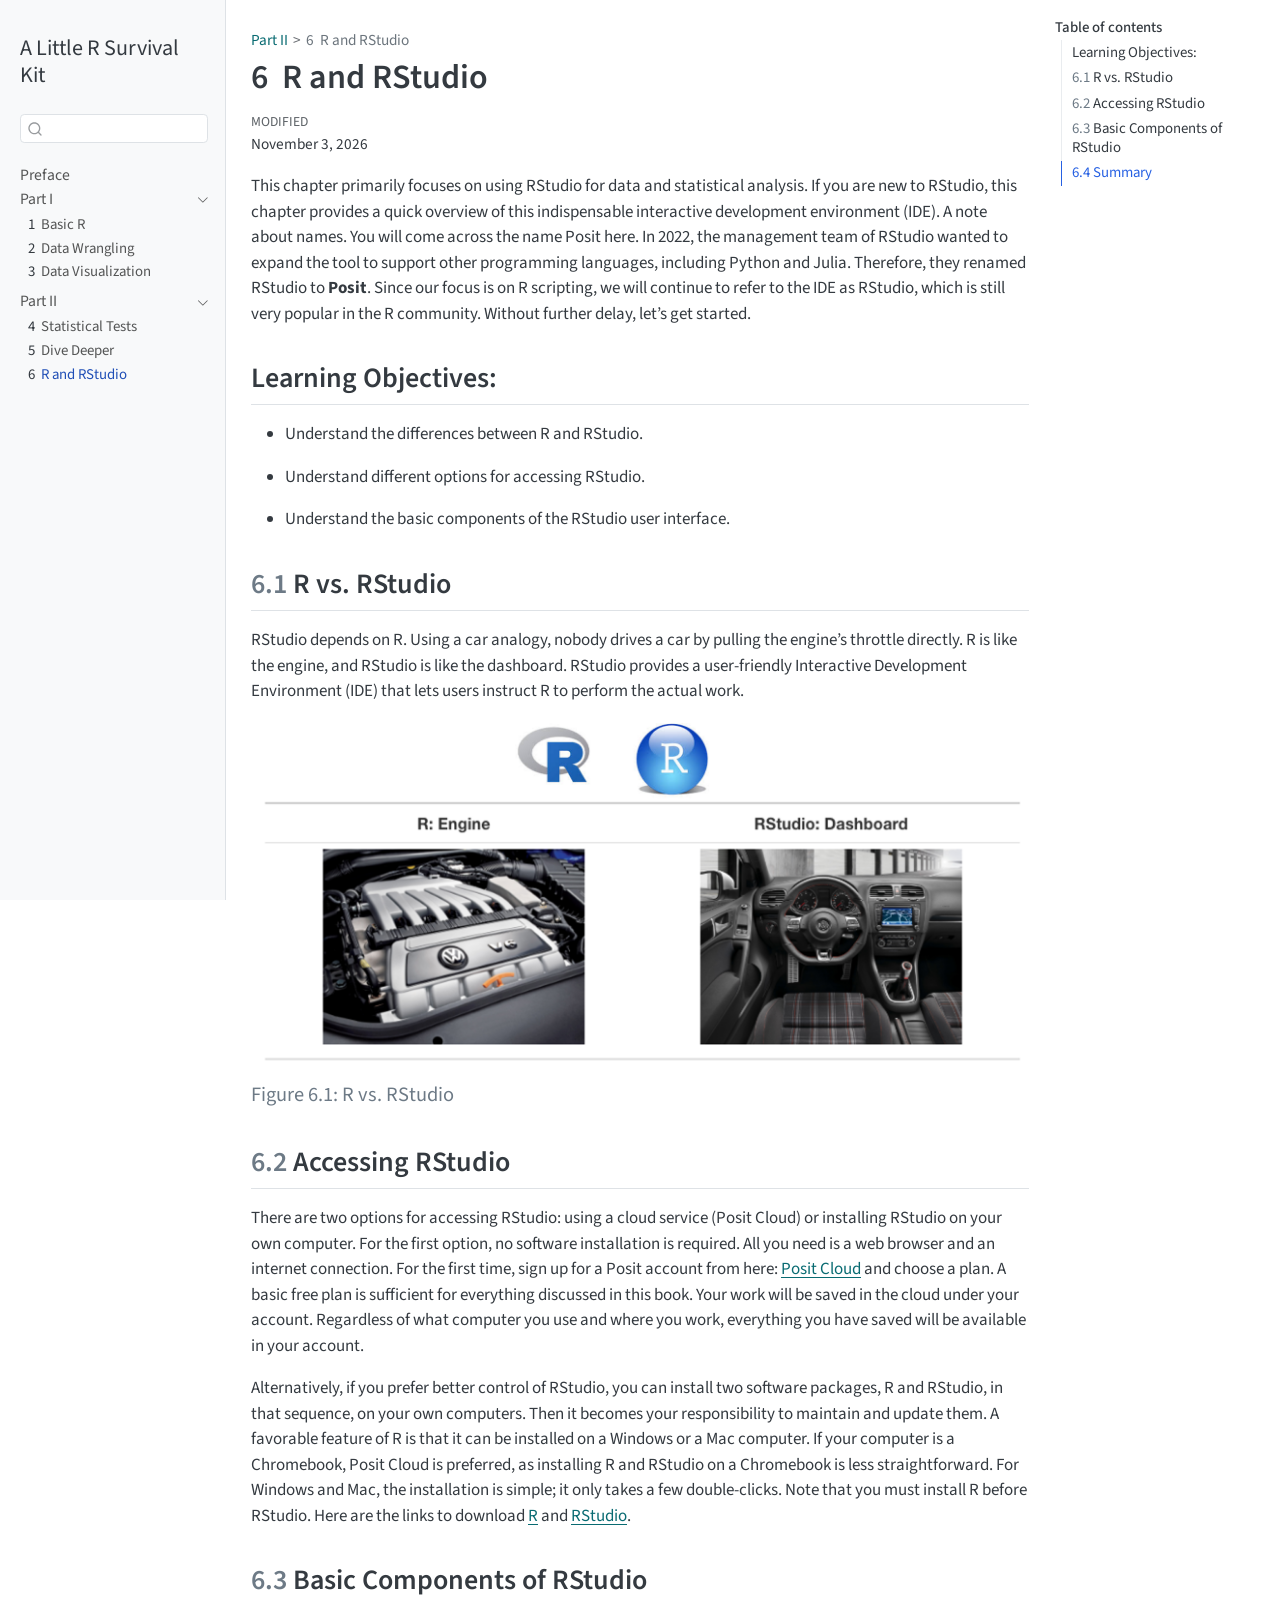
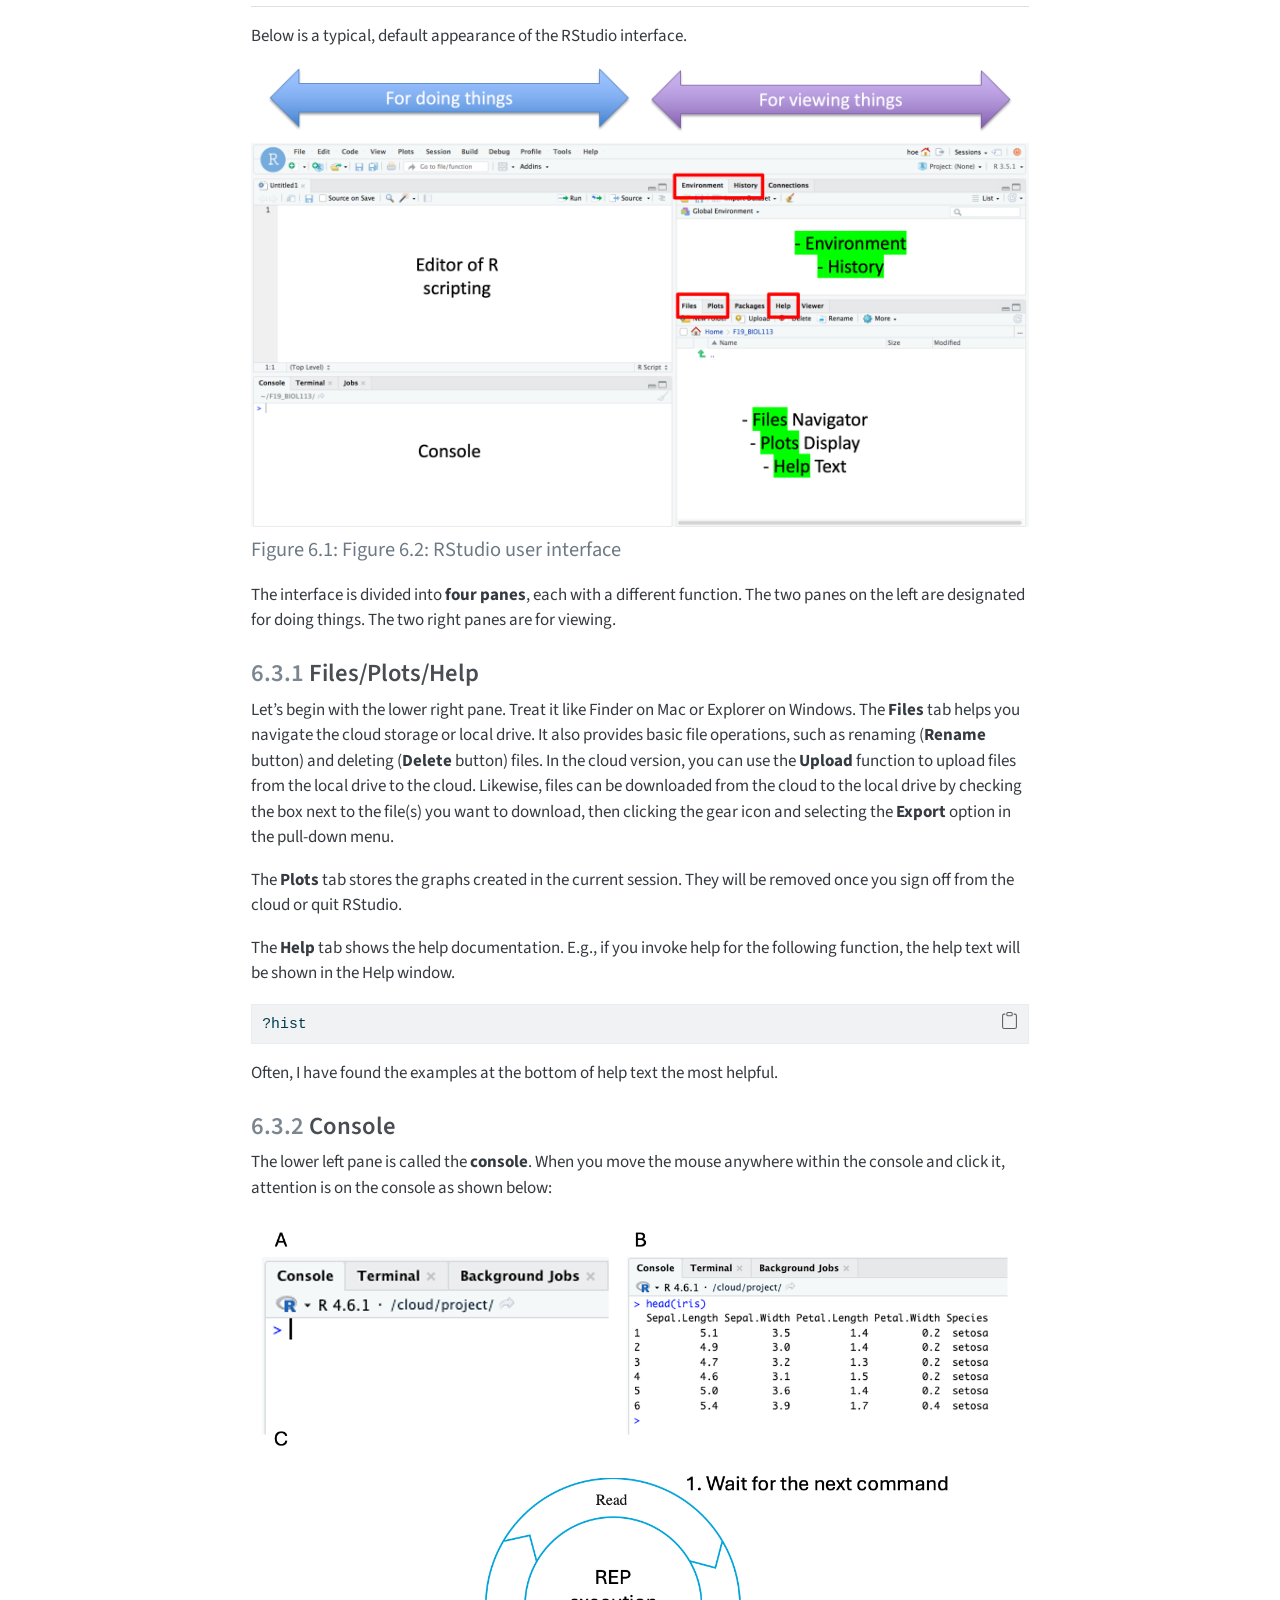
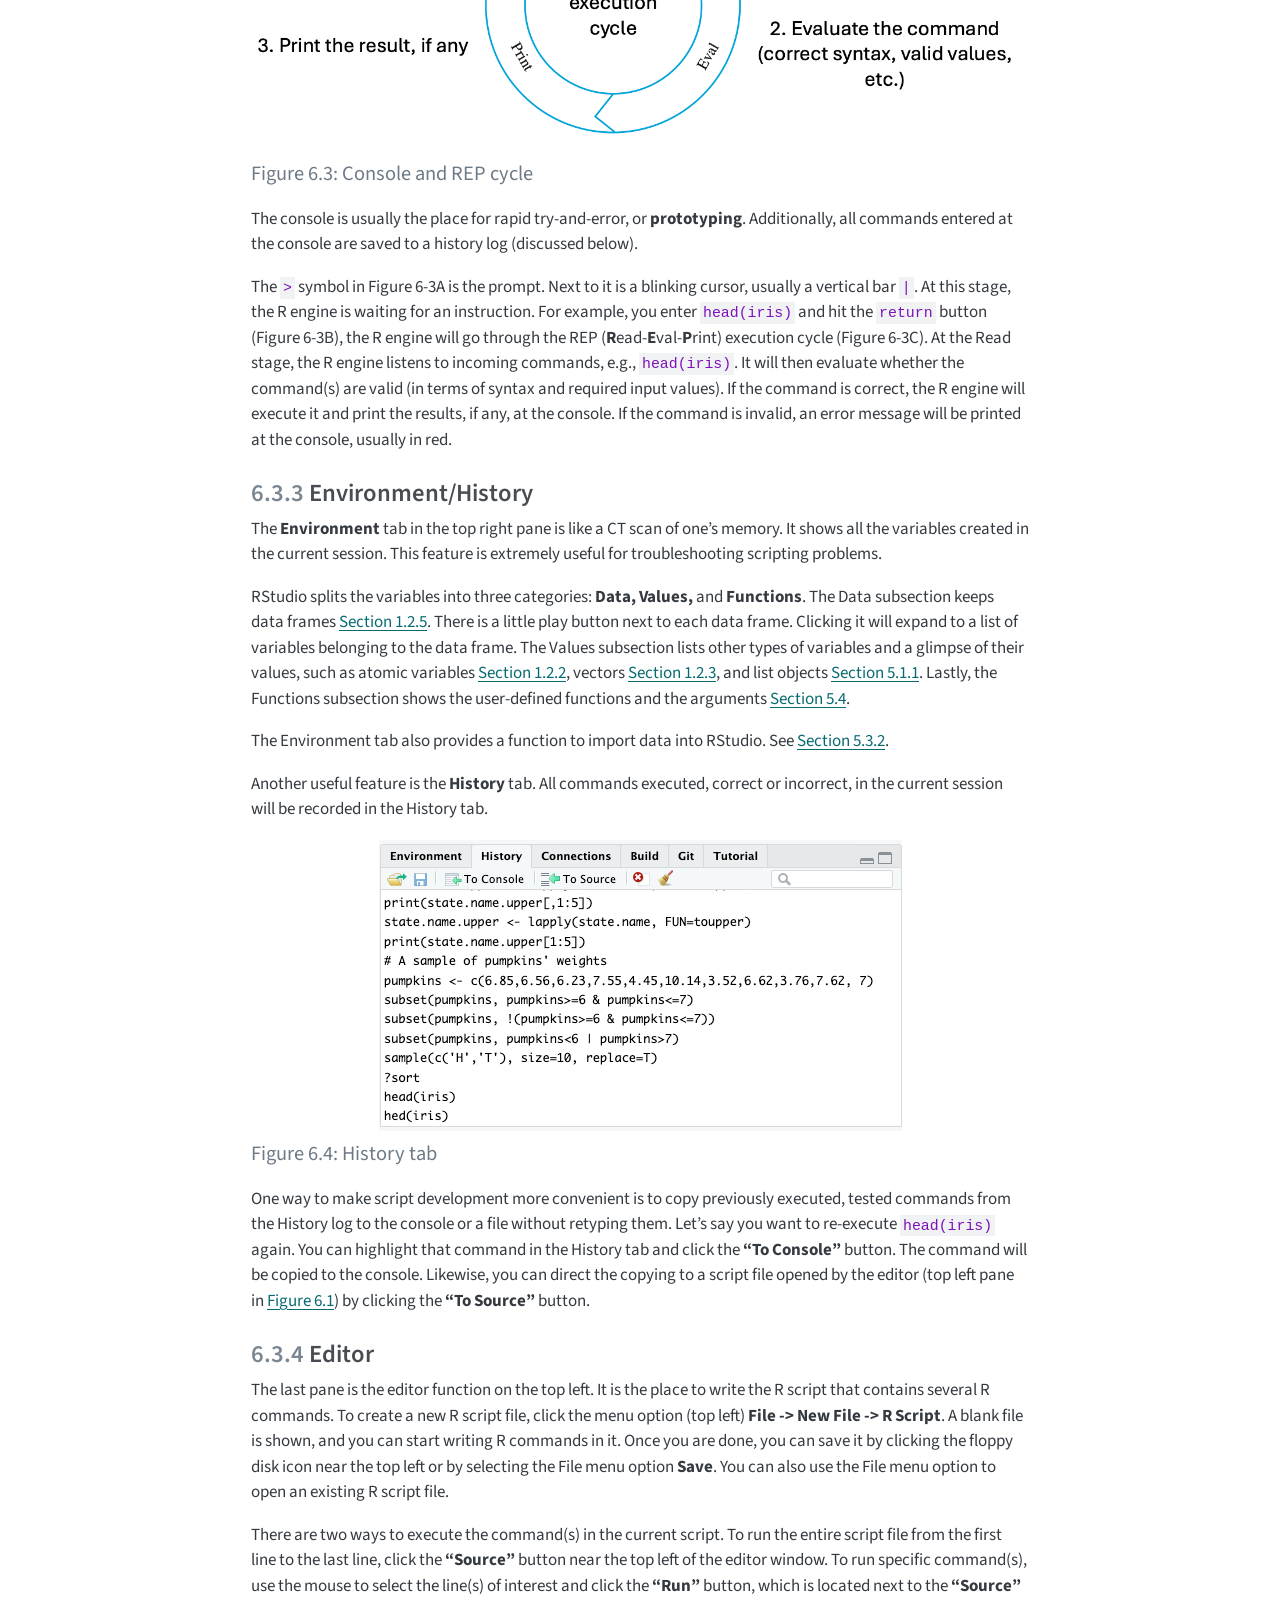
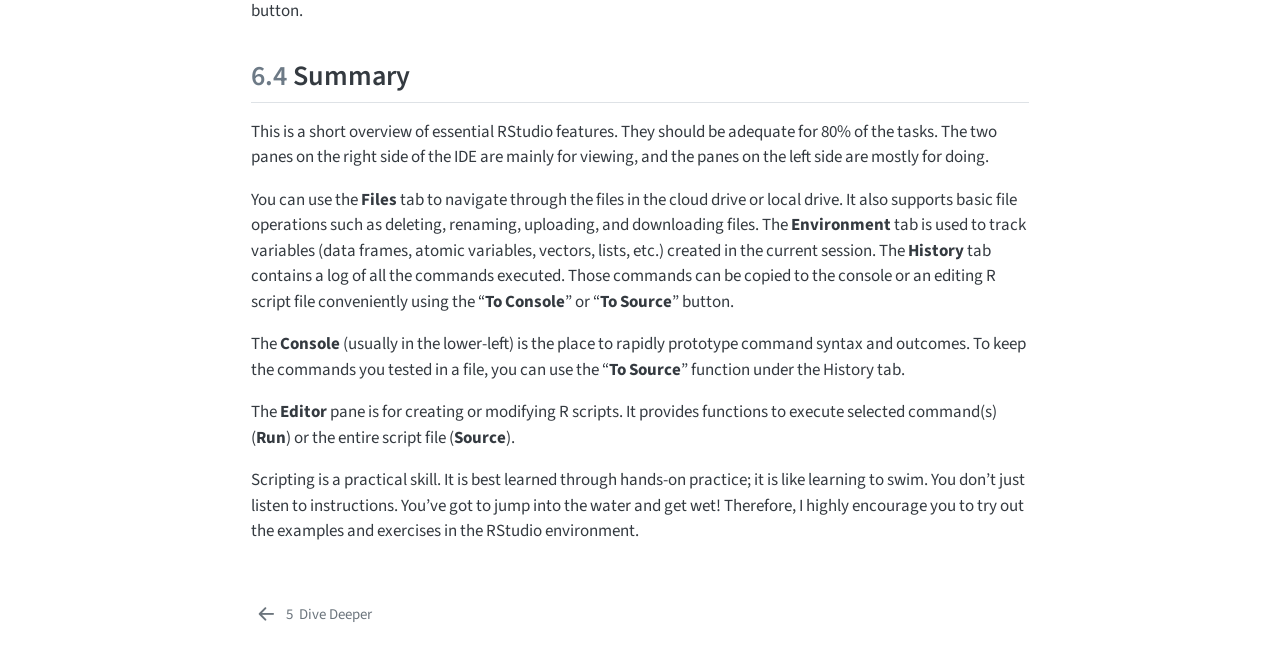
<file: docs/06_R_RStudio.html>
<!DOCTYPE html>
<html xmlns="http://www.w3.org/1999/xhtml" lang="en" xml:lang="en"><head>

<meta charset="utf-8">
<meta name="generator" content="quarto-1.8.27">

<meta name="viewport" content="width=device-width, initial-scale=1.0, user-scalable=yes">


<title>6&nbsp; R and RStudio – A Little R Survival Kit</title>
<style>
code{white-space: pre-wrap;}
span.smallcaps{font-variant: small-caps;}
div.columns{display: flex; gap: min(4vw, 1.5em);}
div.column{flex: auto; overflow-x: auto;}
div.hanging-indent{margin-left: 1.5em; text-indent: -1.5em;}
ul.task-list{list-style: none;}
ul.task-list li input[type="checkbox"] {
  width: 0.8em;
  margin: 0 0.8em 0.2em -1em; /* quarto-specific, see https://github.com/quarto-dev/quarto-cli/issues/4556 */ 
  vertical-align: middle;
}
/* CSS for syntax highlighting */
html { -webkit-text-size-adjust: 100%; }
pre > code.sourceCode { white-space: pre; position: relative; }
pre > code.sourceCode > span { display: inline-block; line-height: 1.25; }
pre > code.sourceCode > span:empty { height: 1.2em; }
.sourceCode { overflow: visible; }
code.sourceCode > span { color: inherit; text-decoration: inherit; }
div.sourceCode { margin: 1em 0; }
pre.sourceCode { margin: 0; }
@media screen {
div.sourceCode { overflow: auto; }
}
@media print {
pre > code.sourceCode { white-space: pre-wrap; }
pre > code.sourceCode > span { text-indent: -5em; padding-left: 5em; }
}
pre.numberSource code
  { counter-reset: source-line 0; }
pre.numberSource code > span
  { position: relative; left: -4em; counter-increment: source-line; }
pre.numberSource code > span > a:first-child::before
  { content: counter(source-line);
    position: relative; left: -1em; text-align: right; vertical-align: baseline;
    border: none; display: inline-block;
    -webkit-touch-callout: none; -webkit-user-select: none;
    -khtml-user-select: none; -moz-user-select: none;
    -ms-user-select: none; user-select: none;
    padding: 0 4px; width: 4em;
  }
pre.numberSource { margin-left: 3em;  padding-left: 4px; }
div.sourceCode
  {   }
@media screen {
pre > code.sourceCode > span > a:first-child::before { text-decoration: underline; }
}
</style>


<script src="site_libs/quarto-nav/quarto-nav.js"></script>
<script src="site_libs/quarto-nav/headroom.min.js"></script>
<script src="site_libs/clipboard/clipboard.min.js"></script>
<script src="site_libs/quarto-search/autocomplete.umd.js"></script>
<script src="site_libs/quarto-search/fuse.min.js"></script>
<script src="site_libs/quarto-search/quarto-search.js"></script>
<meta name="quarto:offset" content="./">
<link href="./05_Dive_Deeper.html" rel="prev">
<script src="site_libs/quarto-html/quarto.js" type="module"></script>
<script src="site_libs/quarto-html/tabsets/tabsets.js" type="module"></script>
<script src="site_libs/quarto-html/axe/axe-check.js" type="module"></script>
<script src="site_libs/quarto-html/popper.min.js"></script>
<script src="site_libs/quarto-html/tippy.umd.min.js"></script>
<script src="site_libs/quarto-html/anchor.min.js"></script>
<link href="site_libs/quarto-html/tippy.css" rel="stylesheet">
<link href="site_libs/quarto-html/quarto-syntax-highlighting-ed96de9b727972fe78a7b5d16c58bf87.css" rel="stylesheet" id="quarto-text-highlighting-styles">
<script src="site_libs/bootstrap/bootstrap.min.js"></script>
<link href="site_libs/bootstrap/bootstrap-icons.css" rel="stylesheet">
<link href="site_libs/bootstrap/bootstrap-d2a895b5cbb91adc99485585edf1e91f.min.css" rel="stylesheet" append-hash="true" id="quarto-bootstrap" data-mode="light">
<script id="quarto-search-options" type="application/json">{
  "location": "sidebar",
  "copy-button": false,
  "collapse-after": 3,
  "panel-placement": "start",
  "type": "textbox",
  "limit": 50,
  "keyboard-shortcut": [
    "f",
    "/",
    "s"
  ],
  "show-item-context": false,
  "language": {
    "search-no-results-text": "No results",
    "search-matching-documents-text": "matching documents",
    "search-copy-link-title": "Copy link to search",
    "search-hide-matches-text": "Hide additional matches",
    "search-more-match-text": "more match in this document",
    "search-more-matches-text": "more matches in this document",
    "search-clear-button-title": "Clear",
    "search-text-placeholder": "",
    "search-detached-cancel-button-title": "Cancel",
    "search-submit-button-title": "Submit",
    "search-label": "Search"
  }
}</script>


<link rel="stylesheet" href="style.css">
</head>

<body class="nav-sidebar docked quarto-light">

<div id="quarto-search-results"></div>
  <header id="quarto-header" class="headroom fixed-top">
  <nav class="quarto-secondary-nav">
    <div class="container-fluid d-flex">
      <button type="button" class="quarto-btn-toggle btn" data-bs-toggle="collapse" role="button" data-bs-target=".quarto-sidebar-collapse-item" aria-controls="quarto-sidebar" aria-expanded="false" aria-label="Toggle sidebar navigation" onclick="if (window.quartoToggleHeadroom) { window.quartoToggleHeadroom(); }">
        <i class="bi bi-layout-text-sidebar-reverse"></i>
      </button>
        <nav class="quarto-page-breadcrumbs" aria-label="breadcrumb"><ol class="breadcrumb"><li class="breadcrumb-item"><a href="./part2.html">Part II</a></li><li class="breadcrumb-item"><a href="./06_R_RStudio.html"><span class="chapter-number">6</span>&nbsp; <span class="chapter-title">R and RStudio</span></a></li></ol></nav>
        <a class="flex-grow-1" role="navigation" data-bs-toggle="collapse" data-bs-target=".quarto-sidebar-collapse-item" aria-controls="quarto-sidebar" aria-expanded="false" aria-label="Toggle sidebar navigation" onclick="if (window.quartoToggleHeadroom) { window.quartoToggleHeadroom(); }">      
        </a>
      <button type="button" class="btn quarto-search-button" aria-label="Search" onclick="window.quartoOpenSearch();">
        <i class="bi bi-search"></i>
      </button>
    </div>
  </nav>
</header>
<!-- content -->
<div id="quarto-content" class="quarto-container page-columns page-rows-contents page-layout-article">
<!-- sidebar -->
  <nav id="quarto-sidebar" class="sidebar collapse collapse-horizontal quarto-sidebar-collapse-item sidebar-navigation docked overflow-auto">
    <div class="pt-lg-2 mt-2 text-left sidebar-header">
    <div class="sidebar-title mb-0 py-0">
      <a href="./">A Little R Survival Kit</a> 
    </div>
      </div>
        <div class="mt-2 flex-shrink-0 align-items-center">
        <div class="sidebar-search">
        <div id="quarto-search" class="" title="Search"></div>
        </div>
        </div>
    <div class="sidebar-menu-container"> 
    <ul class="list-unstyled mt-1">
        <li class="sidebar-item">
  <div class="sidebar-item-container"> 
  <a href="./index.html" class="sidebar-item-text sidebar-link">
 <span class="menu-text">Preface</span></a>
  </div>
</li>
        <li class="sidebar-item sidebar-item-section">
      <div class="sidebar-item-container"> 
            <a href="./part1.html" class="sidebar-item-text sidebar-link">
 <span class="menu-text">Part I</span></a>
          <a class="sidebar-item-toggle text-start" data-bs-toggle="collapse" data-bs-target="#quarto-sidebar-section-1" role="navigation" aria-expanded="true" aria-label="Toggle section">
            <i class="bi bi-chevron-right ms-2"></i>
          </a> 
      </div>
      <ul id="quarto-sidebar-section-1" class="collapse list-unstyled sidebar-section depth1 show">  
          <li class="sidebar-item">
  <div class="sidebar-item-container"> 
  <a href="./01_Part1_Basic_R.html" class="sidebar-item-text sidebar-link">
 <span class="menu-text"><span class="chapter-number">1</span>&nbsp; <span class="chapter-title">Basic R</span></span></a>
  </div>
</li>
          <li class="sidebar-item">
  <div class="sidebar-item-container"> 
  <a href="./02_Data_Wrangling.html" class="sidebar-item-text sidebar-link">
 <span class="menu-text"><span class="chapter-number">2</span>&nbsp; <span class="chapter-title">Data Wrangling</span></span></a>
  </div>
</li>
          <li class="sidebar-item">
  <div class="sidebar-item-container"> 
  <a href="./03_Data_Visualization.html" class="sidebar-item-text sidebar-link">
 <span class="menu-text"><span class="chapter-number">3</span>&nbsp; <span class="chapter-title">Data Visualization</span></span></a>
  </div>
</li>
      </ul>
  </li>
        <li class="sidebar-item sidebar-item-section">
      <div class="sidebar-item-container"> 
            <a href="./part2.html" class="sidebar-item-text sidebar-link">
 <span class="menu-text">Part II</span></a>
          <a class="sidebar-item-toggle text-start" data-bs-toggle="collapse" data-bs-target="#quarto-sidebar-section-2" role="navigation" aria-expanded="true" aria-label="Toggle section">
            <i class="bi bi-chevron-right ms-2"></i>
          </a> 
      </div>
      <ul id="quarto-sidebar-section-2" class="collapse list-unstyled sidebar-section depth1 show">  
          <li class="sidebar-item">
  <div class="sidebar-item-container"> 
  <a href="./04_Statistical_Tests.html" class="sidebar-item-text sidebar-link">
 <span class="menu-text"><span class="chapter-number">4</span>&nbsp; <span class="chapter-title">Statistical Tests</span></span></a>
  </div>
</li>
          <li class="sidebar-item">
  <div class="sidebar-item-container"> 
  <a href="./05_Dive_Deeper.html" class="sidebar-item-text sidebar-link">
 <span class="menu-text"><span class="chapter-number">5</span>&nbsp; <span class="chapter-title">Dive Deeper</span></span></a>
  </div>
</li>
          <li class="sidebar-item">
  <div class="sidebar-item-container"> 
  <a href="./06_R_RStudio.html" class="sidebar-item-text sidebar-link active">
 <span class="menu-text"><span class="chapter-number">6</span>&nbsp; <span class="chapter-title">R and RStudio</span></span></a>
  </div>
</li>
      </ul>
  </li>
    </ul>
    </div>
</nav>
<div id="quarto-sidebar-glass" class="quarto-sidebar-collapse-item" data-bs-toggle="collapse" data-bs-target=".quarto-sidebar-collapse-item"></div>
<!-- margin-sidebar -->
    <div id="quarto-margin-sidebar" class="sidebar margin-sidebar">
        <nav id="TOC" role="doc-toc" class="toc-active">
    <h2 id="toc-title">Table of contents</h2>
   
  <ul>
  <li><a href="#learning-objectives" id="toc-learning-objectives" class="nav-link active" data-scroll-target="#learning-objectives">Learning Objectives:</a></li>
  <li><a href="#r-vs.-rstudio" id="toc-r-vs.-rstudio" class="nav-link" data-scroll-target="#r-vs.-rstudio"><span class="header-section-number">6.1</span> R vs.&nbsp;RStudio</a></li>
  <li><a href="#accessing-rstudio" id="toc-accessing-rstudio" class="nav-link" data-scroll-target="#accessing-rstudio"><span class="header-section-number">6.2</span> Accessing RStudio</a></li>
  <li><a href="#basic-components-of-rstudio" id="toc-basic-components-of-rstudio" class="nav-link" data-scroll-target="#basic-components-of-rstudio"><span class="header-section-number">6.3</span> Basic Components of RStudio</a>
  <ul class="collapse">
  <li><a href="#filesplotshelp" id="toc-filesplotshelp" class="nav-link" data-scroll-target="#filesplotshelp"><span class="header-section-number">6.3.1</span> Files/Plots/Help</a></li>
  <li><a href="#console" id="toc-console" class="nav-link" data-scroll-target="#console"><span class="header-section-number">6.3.2</span> Console</a></li>
  <li><a href="#environmenthistory" id="toc-environmenthistory" class="nav-link" data-scroll-target="#environmenthistory"><span class="header-section-number">6.3.3</span> Environment/History</a></li>
  <li><a href="#editor" id="toc-editor" class="nav-link" data-scroll-target="#editor"><span class="header-section-number">6.3.4</span> Editor</a></li>
  </ul></li>
  <li><a href="#summary" id="toc-summary" class="nav-link" data-scroll-target="#summary"><span class="header-section-number">6.4</span> Summary</a></li>
  </ul>
</nav>
    </div>
<!-- main -->
<main class="content" id="quarto-document-content">

<header id="title-block-header" class="quarto-title-block default"><nav class="quarto-page-breadcrumbs quarto-title-breadcrumbs d-none d-lg-block" aria-label="breadcrumb"><ol class="breadcrumb"><li class="breadcrumb-item"><a href="./part2.html">Part II</a></li><li class="breadcrumb-item"><a href="./06_R_RStudio.html"><span class="chapter-number">6</span>&nbsp; <span class="chapter-title">R and RStudio</span></a></li></ol></nav>
<div class="quarto-title">
<h1 class="title"><span id="sec-06-r-rstudio" class="quarto-section-identifier"><span class="chapter-number">6</span>&nbsp; <span class="chapter-title">R and RStudio</span></span></h1>
</div>



<div class="quarto-title-meta">

    
  
    <div>
    <div class="quarto-title-meta-heading">Modified</div>
    <div class="quarto-title-meta-contents">
      <p class="date-modified">November 3, 2026</p>
    </div>
  </div>
    
  </div>
  


</header>


<p>This chapter primarily focuses on using RStudio for data and statistical analysis. If you are new to RStudio, this chapter provides a quick overview of this indispensable interactive development environment (IDE). A note about names. You will come across the name Posit here. In 2022, the management team of RStudio wanted to expand the tool to support other programming languages, including Python and Julia. Therefore, they renamed RStudio to <strong>Posit</strong>. Since our focus is on R scripting, we will continue to refer to the IDE as RStudio, which is still very popular in the R community. Without further delay, let’s get started.</p>
<section id="learning-objectives" class="level2 unnumbered">
<h2 class="unnumbered anchored" data-anchor-id="learning-objectives">Learning Objectives:</h2>
<ul>
<li><p>Understand the differences between R and RStudio.</p></li>
<li><p>Understand different options for accessing RStudio.</p></li>
<li><p>Understand the basic components of the RStudio user interface.</p></li>
</ul>
</section>
<section id="r-vs.-rstudio" class="level2" data-number="6.1">
<h2 data-number="6.1" class="anchored" data-anchor-id="r-vs.-rstudio"><span class="header-section-number">6.1</span> R vs.&nbsp;RStudio</h2>
<p>RStudio depends on R. Using a car analogy, nobody drives a car by pulling the engine’s throttle directly. R is like the engine, and RStudio is like the dashboard. RStudio provides a user-friendly Interactive Development Environment (IDE) that lets users instruct R to perform the actual work.</p>
<div class="quarto-figure quarto-figure-center">
<figure class="figure">
<p><img src="images/Figure_6-1-R_vs_rstudio.png" class="img-fluid figure-img" alt="R vs. RStudio"></p>
<figcaption>Figure 6.1: R vs.&nbsp;RStudio</figcaption>
</figure>
</div>
</section>
<section id="accessing-rstudio" class="level2" data-number="6.2">
<h2 data-number="6.2" class="anchored" data-anchor-id="accessing-rstudio"><span class="header-section-number">6.2</span> Accessing RStudio</h2>
<p>There are two options for accessing RStudio: using a cloud service (Posit Cloud) or installing RStudio on your own computer. For the first option, no software installation is required. All you need is a web browser and an internet connection. For the first time, sign up for a Posit account from here: <a href="https://posit.cloud/plans?utm_source=Website&amp;utm_medium=IDE_Download">Posit Cloud</a> and choose a plan. A basic free plan is sufficient for everything discussed in this book. Your work will be saved in the cloud under your account. Regardless of what computer you use and where you work, everything you have saved will be available in your account.</p>
<p>Alternatively, if you prefer better control of RStudio, you can install two software packages, R and RStudio, in that sequence, on your own computers. Then it becomes your responsibility to maintain and update them. A favorable feature of R is that it can be installed on a Windows or a Mac computer. If your computer is a Chromebook, Posit Cloud is preferred, as installing R and RStudio on a Chromebook is less straightforward. For Windows and Mac, the installation is simple; it only takes a few double-clicks. Note that you must install R before RStudio. Here are the links to download <a href="https://cran.r-project.org/">R</a> and <a href="https://posit.co/download/rstudio-desktop/">RStudio</a>.</p>
</section>
<section id="basic-components-of-rstudio" class="level2" data-number="6.3">
<h2 data-number="6.3" class="anchored" data-anchor-id="basic-components-of-rstudio"><span class="header-section-number">6.3</span> Basic Components of RStudio</h2>
<p>Below is a typical, default appearance of the RStudio interface.</p>
<div id="fig-6-2" class="quarto-float quarto-figure quarto-figure-center anchored">
<figure class="quarto-float quarto-float-fig figure">
<div aria-describedby="fig-6-2-caption-0ceaefa1-69ba-4598-a22c-09a6ac19f8ca">
<img src="images/Figure_6-2-RStudio_Panels.png" class="img-fluid figure-img">
</div>
<figcaption class="quarto-float-caption-bottom quarto-float-caption quarto-float-fig" id="fig-6-2-caption-0ceaefa1-69ba-4598-a22c-09a6ac19f8ca">
Figure&nbsp;6.1: Figure 6.2: RStudio user interface
</figcaption>
</figure>
</div>
<p>The interface is divided into <strong>four panes</strong>, each with a different function. The two panes on the left are designated for doing things. The two right panes are for viewing.</p>
<section id="filesplotshelp" class="level3" data-number="6.3.1">
<h3 data-number="6.3.1" class="anchored" data-anchor-id="filesplotshelp"><span class="header-section-number">6.3.1</span> Files/Plots/Help</h3>
<p>Let’s begin with the lower right pane. Treat it like Finder on Mac or Explorer on Windows. The <strong>Files</strong> tab helps you navigate the cloud storage or local drive. It also provides basic file operations, such as renaming (<strong>Rename</strong> button) and deleting (<strong>Delete</strong> button) files. In the cloud version, you can use the <strong>Upload</strong> function to upload files from the local drive to the cloud. Likewise, files can be downloaded from the cloud to the local drive by checking the box next to the file(s) you want to download, then clicking the gear icon and selecting the <strong>Export</strong> option in the pull-down menu.</p>
<p>The <strong>Plots</strong> tab stores the graphs created in the current session. They will be removed once you sign off from the cloud or quit RStudio.</p>
<p>The <strong>Help</strong> tab shows the help documentation. E.g., if you invoke help for the following function, the help text will be shown in the Help window.</p>
<div class="cell">
<div class="code-copy-outer-scaffold"><div class="sourceCode cell-code" id="cb1"><pre class="sourceCode r code-with-copy"><code class="sourceCode r"><span id="cb1-1"><a href="#cb1-1" aria-hidden="true" tabindex="-1"></a>?hist</span></code></pre></div><button title="Copy to Clipboard" class="code-copy-button"><i class="bi"></i></button></div>
</div>
<p>Often, I have found the examples at the bottom of help text the most helpful.</p>
</section>
<section id="console" class="level3" data-number="6.3.2">
<h3 data-number="6.3.2" class="anchored" data-anchor-id="console"><span class="header-section-number">6.3.2</span> Console</h3>
<p>The lower left pane is called the <strong>console</strong>. When you move the mouse anywhere within the console and click it, attention is on the console as shown below:</p>
<div class="quarto-figure quarto-figure-center">
<figure class="figure">
<p><img src="images/Figure_6-3-Console-REP.png" class="img-fluid figure-img"></p>
<figcaption>Figure 6.3: Console and REP cycle</figcaption>
</figure>
</div>
<p>The console is usually the place for rapid try-and-error, or <strong>prototyping</strong>. Additionally, all commands entered at the console are saved to a history log (discussed below).</p>
<p>The <code>&gt;</code> symbol in Figure 6-3A is the prompt. Next to it is a blinking cursor, usually a vertical bar <code>|</code>. At this stage, the R engine is waiting for an instruction. For example, you enter <code>head(iris)</code> and hit the <code>return</code> button (Figure 6-3B), the R engine will go through the REP (<strong>R</strong>ead-<strong>E</strong>val-<strong>P</strong>rint) execution cycle (Figure 6-3C). At the Read stage, the R engine listens to incoming commands, e.g., <code>head(iris)</code>. It will then evaluate whether the command(s) are valid (in terms of syntax and required input values). If the command is correct, the R engine will execute it and print the results, if any, at the console. If the command is invalid, an error message will be printed at the console, usually in red.</p>
</section>
<section id="environmenthistory" class="level3" data-number="6.3.3">
<h3 data-number="6.3.3" class="anchored" data-anchor-id="environmenthistory"><span class="header-section-number">6.3.3</span> Environment/History</h3>
<p>The <strong>Environment</strong> tab in the top right pane is like a CT scan of one’s memory. It shows all the variables created in the current session. This feature is extremely useful for troubleshooting scripting problems.</p>
<p>RStudio splits the variables into three categories: <strong>Data,</strong> <strong>Values,</strong> and <strong>Functions</strong>. The Data subsection keeps data frames <a href="01_Part1_Basic_R.html#sec-01-data-frames" class="quarto-xref"><span>Section 1.2.5</span></a>. There is a little play button next to each data frame. Clicking it will expand to a list of variables belonging to the data frame. The Values subsection lists other types of variables and a glimpse of their values, such as atomic variables <a href="01_Part1_Basic_R.html#sec-01-atomic-and-composite-variables" class="quarto-xref"><span>Section 1.2.2</span></a>, vectors <a href="01_Part1_Basic_R.html#sec-01-vectors" class="quarto-xref"><span>Section 1.2.3</span></a>, and list objects <a href="05_Dive_Deeper.html#sec-05-list-objects" class="quarto-xref"><span>Section 5.1.1</span></a>. Lastly, the Functions subsection shows the user-defined functions and the arguments <a href="05_Dive_Deeper.html#sec-05-define-functions" class="quarto-xref"><span>Section 5.4</span></a>.</p>
<p>The Environment tab also provides a function to import data into RStudio. See <a href="05_Dive_Deeper.html#sec-05-3-2-Import-Data-RStudio" class="quarto-xref"><span>Section 5.3.2</span></a>.</p>
<p>Another useful feature is the <strong>History</strong> tab. All commands executed, correct or incorrect, in the current session will be recorded in the History tab.</p>
<div class="quarto-figure quarto-figure-center">
<figure class="figure">
<p><img src="images/Figure_6-4-History.png" class="img-fluid figure-img"></p>
<figcaption>Figure 6.4: History tab</figcaption>
</figure>
</div>
<p>One way to make script development more convenient is to copy previously executed, tested commands from the History log to the console or a file without retyping them. Let’s say you want to re-execute <code>head(iris)</code> again. You can highlight that command in the History tab and click the <strong>“To Console”</strong> button. The command will be copied to the console. Likewise, you can direct the copying to a script file opened by the editor (top left pane in <a href="#fig-6-2" class="quarto-xref">Figure&nbsp;<span>6.1</span></a>) by clicking the <strong>“To Source”</strong> button.</p>
</section>
<section id="editor" class="level3" data-number="6.3.4">
<h3 data-number="6.3.4" class="anchored" data-anchor-id="editor"><span class="header-section-number">6.3.4</span> Editor</h3>
<p>The last pane is the editor function on the top left. It is the place to write the R script that contains several R commands. To create a new R script file, click the menu option (top left) <strong>File -&gt; New File -&gt; R Script</strong>. A blank file is shown, and you can start writing R commands in it. Once you are done, you can save it by clicking the floppy disk icon near the top left or by selecting the File menu option <strong>Save</strong>. You can also use the File menu option to open an existing R script file.</p>
<p>There are two ways to execute the command(s) in the current script. To run the entire script file from the first line to the last line, click the <strong>“Source”</strong> button near the top left of the editor window. To run specific command(s), use the mouse to select the line(s) of interest and click the <strong>“Run”</strong> button, which is located next to the <strong>“Source”</strong> button.</p>
</section>
</section>
<section id="summary" class="level2" data-number="6.4">
<h2 data-number="6.4" class="anchored" data-anchor-id="summary"><span class="header-section-number">6.4</span> Summary</h2>
<p>This is a short overview of essential RStudio features. They should be adequate for 80% of the tasks. The two panes on the right side of the IDE are mainly for viewing, and the panes on the left side are mostly for doing.</p>
<p>You can use the <strong>Files</strong> tab to navigate through the files in the cloud drive or local drive. It also supports basic file operations such as deleting, renaming, uploading, and downloading files. The <strong>Environment</strong> tab is used to track variables (data frames, atomic variables, vectors, lists, etc.) created in the current session. The <strong>History</strong> tab contains a log of all the commands executed. Those commands can be copied to the console or an editing R script file conveniently using the “<strong>To Console</strong>” or “<strong>To Source</strong>” button.</p>
<p>The <strong>Console</strong> (usually in the lower-left) is the place to rapidly prototype command syntax and outcomes. To keep the commands you tested in a file, you can use the “<strong>To Source</strong>” function under the History tab.</p>
<p>The <strong>Editor</strong> pane is for creating or modifying R scripts. It provides functions to execute selected command(s) (<strong>Run</strong>) or the entire script file (<strong>Source</strong>).</p>
<p>Scripting is a practical skill. It is best learned through hands-on practice; it is like learning to swim. You don’t just listen to instructions. You’ve got to jump into the water and get wet! Therefore, I highly encourage you to try out the examples and exercises in the RStudio environment.</p>


</section>

</main> <!-- /main -->
<script id="quarto-html-after-body" type="application/javascript">
  window.document.addEventListener("DOMContentLoaded", function (event) {
    const icon = "";
    const anchorJS = new window.AnchorJS();
    anchorJS.options = {
      placement: 'right',
      icon: icon
    };
    anchorJS.add('.anchored');
    const isCodeAnnotation = (el) => {
      for (const clz of el.classList) {
        if (clz.startsWith('code-annotation-')) {                     
          return true;
        }
      }
      return false;
    }
    const onCopySuccess = function(e) {
      // button target
      const button = e.trigger;
      // don't keep focus
      button.blur();
      // flash "checked"
      button.classList.add('code-copy-button-checked');
      var currentTitle = button.getAttribute("title");
      button.setAttribute("title", "Copied!");
      let tooltip;
      if (window.bootstrap) {
        button.setAttribute("data-bs-toggle", "tooltip");
        button.setAttribute("data-bs-placement", "left");
        button.setAttribute("data-bs-title", "Copied!");
        tooltip = new bootstrap.Tooltip(button, 
          { trigger: "manual", 
            customClass: "code-copy-button-tooltip",
            offset: [0, -8]});
        tooltip.show();    
      }
      setTimeout(function() {
        if (tooltip) {
          tooltip.hide();
          button.removeAttribute("data-bs-title");
          button.removeAttribute("data-bs-toggle");
          button.removeAttribute("data-bs-placement");
        }
        button.setAttribute("title", currentTitle);
        button.classList.remove('code-copy-button-checked');
      }, 1000);
      // clear code selection
      e.clearSelection();
    }
    const getTextToCopy = function(trigger) {
      const outerScaffold = trigger.parentElement.cloneNode(true);
      const codeEl = outerScaffold.querySelector('code');
      for (const childEl of codeEl.children) {
        if (isCodeAnnotation(childEl)) {
          childEl.remove();
        }
      }
      return codeEl.innerText;
    }
    const clipboard = new window.ClipboardJS('.code-copy-button:not([data-in-quarto-modal])', {
      text: getTextToCopy
    });
    clipboard.on('success', onCopySuccess);
    if (window.document.getElementById('quarto-embedded-source-code-modal')) {
      const clipboardModal = new window.ClipboardJS('.code-copy-button[data-in-quarto-modal]', {
        text: getTextToCopy,
        container: window.document.getElementById('quarto-embedded-source-code-modal')
      });
      clipboardModal.on('success', onCopySuccess);
    }
      var localhostRegex = new RegExp(/^(?:http|https):\/\/localhost\:?[0-9]*\//);
      var mailtoRegex = new RegExp(/^mailto:/);
        var filterRegex = new RegExp('/' + window.location.host + '/');
      var isInternal = (href) => {
          return filterRegex.test(href) || localhostRegex.test(href) || mailtoRegex.test(href);
      }
      // Inspect non-navigation links and adorn them if external
     var links = window.document.querySelectorAll('a[href]:not(.nav-link):not(.navbar-brand):not(.toc-action):not(.sidebar-link):not(.sidebar-item-toggle):not(.pagination-link):not(.no-external):not([aria-hidden]):not(.dropdown-item):not(.quarto-navigation-tool):not(.about-link)');
      for (var i=0; i<links.length; i++) {
        const link = links[i];
        if (!isInternal(link.href)) {
          // undo the damage that might have been done by quarto-nav.js in the case of
          // links that we want to consider external
          if (link.dataset.originalHref !== undefined) {
            link.href = link.dataset.originalHref;
          }
            // target, if specified
            link.setAttribute("target", "_blank");
            if (link.getAttribute("rel") === null) {
              link.setAttribute("rel", "noopener");
            }
        }
      }
    function tippyHover(el, contentFn, onTriggerFn, onUntriggerFn) {
      const config = {
        allowHTML: true,
        maxWidth: 500,
        delay: 100,
        arrow: false,
        appendTo: function(el) {
            return el.parentElement;
        },
        interactive: true,
        interactiveBorder: 10,
        theme: 'quarto',
        placement: 'bottom-start',
      };
      if (contentFn) {
        config.content = contentFn;
      }
      if (onTriggerFn) {
        config.onTrigger = onTriggerFn;
      }
      if (onUntriggerFn) {
        config.onUntrigger = onUntriggerFn;
      }
      window.tippy(el, config); 
    }
    const noterefs = window.document.querySelectorAll('a[role="doc-noteref"]');
    for (var i=0; i<noterefs.length; i++) {
      const ref = noterefs[i];
      tippyHover(ref, function() {
        // use id or data attribute instead here
        let href = ref.getAttribute('data-footnote-href') || ref.getAttribute('href');
        try { href = new URL(href).hash; } catch {}
        const id = href.replace(/^#\/?/, "");
        const note = window.document.getElementById(id);
        if (note) {
          return note.innerHTML;
        } else {
          return "";
        }
      });
    }
    const xrefs = window.document.querySelectorAll('a.quarto-xref');
    const processXRef = (id, note) => {
      // Strip column container classes
      const stripColumnClz = (el) => {
        el.classList.remove("page-full", "page-columns");
        if (el.children) {
          for (const child of el.children) {
            stripColumnClz(child);
          }
        }
      }
      stripColumnClz(note)
      if (id === null || id.startsWith('sec-')) {
        // Special case sections, only their first couple elements
        const container = document.createElement("div");
        if (note.children && note.children.length > 2) {
          container.appendChild(note.children[0].cloneNode(true));
          for (let i = 1; i < note.children.length; i++) {
            const child = note.children[i];
            if (child.tagName === "P" && child.innerText === "") {
              continue;
            } else {
              container.appendChild(child.cloneNode(true));
              break;
            }
          }
          if (window.Quarto?.typesetMath) {
            window.Quarto.typesetMath(container);
          }
          return container.innerHTML
        } else {
          if (window.Quarto?.typesetMath) {
            window.Quarto.typesetMath(note);
          }
          return note.innerHTML;
        }
      } else {
        // Remove any anchor links if they are present
        const anchorLink = note.querySelector('a.anchorjs-link');
        if (anchorLink) {
          anchorLink.remove();
        }
        if (window.Quarto?.typesetMath) {
          window.Quarto.typesetMath(note);
        }
        if (note.classList.contains("callout")) {
          return note.outerHTML;
        } else {
          return note.innerHTML;
        }
      }
    }
    for (var i=0; i<xrefs.length; i++) {
      const xref = xrefs[i];
      tippyHover(xref, undefined, function(instance) {
        instance.disable();
        let url = xref.getAttribute('href');
        let hash = undefined; 
        if (url.startsWith('#')) {
          hash = url;
        } else {
          try { hash = new URL(url).hash; } catch {}
        }
        if (hash) {
          const id = hash.replace(/^#\/?/, "");
          const note = window.document.getElementById(id);
          if (note !== null) {
            try {
              const html = processXRef(id, note.cloneNode(true));
              instance.setContent(html);
            } finally {
              instance.enable();
              instance.show();
            }
          } else {
            // See if we can fetch this
            fetch(url.split('#')[0])
            .then(res => res.text())
            .then(html => {
              const parser = new DOMParser();
              const htmlDoc = parser.parseFromString(html, "text/html");
              const note = htmlDoc.getElementById(id);
              if (note !== null) {
                const html = processXRef(id, note);
                instance.setContent(html);
              } 
            }).finally(() => {
              instance.enable();
              instance.show();
            });
          }
        } else {
          // See if we can fetch a full url (with no hash to target)
          // This is a special case and we should probably do some content thinning / targeting
          fetch(url)
          .then(res => res.text())
          .then(html => {
            const parser = new DOMParser();
            const htmlDoc = parser.parseFromString(html, "text/html");
            const note = htmlDoc.querySelector('main.content');
            if (note !== null) {
              // This should only happen for chapter cross references
              // (since there is no id in the URL)
              // remove the first header
              if (note.children.length > 0 && note.children[0].tagName === "HEADER") {
                note.children[0].remove();
              }
              const html = processXRef(null, note);
              instance.setContent(html);
            } 
          }).finally(() => {
            instance.enable();
            instance.show();
          });
        }
      }, function(instance) {
      });
    }
        let selectedAnnoteEl;
        const selectorForAnnotation = ( cell, annotation) => {
          let cellAttr = 'data-code-cell="' + cell + '"';
          let lineAttr = 'data-code-annotation="' +  annotation + '"';
          const selector = 'span[' + cellAttr + '][' + lineAttr + ']';
          return selector;
        }
        const selectCodeLines = (annoteEl) => {
          const doc = window.document;
          const targetCell = annoteEl.getAttribute("data-target-cell");
          const targetAnnotation = annoteEl.getAttribute("data-target-annotation");
          const annoteSpan = window.document.querySelector(selectorForAnnotation(targetCell, targetAnnotation));
          const lines = annoteSpan.getAttribute("data-code-lines").split(",");
          const lineIds = lines.map((line) => {
            return targetCell + "-" + line;
          })
          let top = null;
          let height = null;
          let parent = null;
          if (lineIds.length > 0) {
              //compute the position of the single el (top and bottom and make a div)
              const el = window.document.getElementById(lineIds[0]);
              top = el.offsetTop;
              height = el.offsetHeight;
              parent = el.parentElement.parentElement;
            if (lineIds.length > 1) {
              const lastEl = window.document.getElementById(lineIds[lineIds.length - 1]);
              const bottom = lastEl.offsetTop + lastEl.offsetHeight;
              height = bottom - top;
            }
            if (top !== null && height !== null && parent !== null) {
              // cook up a div (if necessary) and position it 
              let div = window.document.getElementById("code-annotation-line-highlight");
              if (div === null) {
                div = window.document.createElement("div");
                div.setAttribute("id", "code-annotation-line-highlight");
                div.style.position = 'absolute';
                parent.appendChild(div);
              }
              div.style.top = top - 2 + "px";
              div.style.height = height + 4 + "px";
              div.style.left = 0;
              let gutterDiv = window.document.getElementById("code-annotation-line-highlight-gutter");
              if (gutterDiv === null) {
                gutterDiv = window.document.createElement("div");
                gutterDiv.setAttribute("id", "code-annotation-line-highlight-gutter");
                gutterDiv.style.position = 'absolute';
                const codeCell = window.document.getElementById(targetCell);
                const gutter = codeCell.querySelector('.code-annotation-gutter');
                gutter.appendChild(gutterDiv);
              }
              gutterDiv.style.top = top - 2 + "px";
              gutterDiv.style.height = height + 4 + "px";
            }
            selectedAnnoteEl = annoteEl;
          }
        };
        const unselectCodeLines = () => {
          const elementsIds = ["code-annotation-line-highlight", "code-annotation-line-highlight-gutter"];
          elementsIds.forEach((elId) => {
            const div = window.document.getElementById(elId);
            if (div) {
              div.remove();
            }
          });
          selectedAnnoteEl = undefined;
        };
          // Handle positioning of the toggle
      window.addEventListener(
        "resize",
        throttle(() => {
          elRect = undefined;
          if (selectedAnnoteEl) {
            selectCodeLines(selectedAnnoteEl);
          }
        }, 10)
      );
      function throttle(fn, ms) {
      let throttle = false;
      let timer;
        return (...args) => {
          if(!throttle) { // first call gets through
              fn.apply(this, args);
              throttle = true;
          } else { // all the others get throttled
              if(timer) clearTimeout(timer); // cancel #2
              timer = setTimeout(() => {
                fn.apply(this, args);
                timer = throttle = false;
              }, ms);
          }
        };
      }
        // Attach click handler to the DT
        const annoteDls = window.document.querySelectorAll('dt[data-target-cell]');
        for (const annoteDlNode of annoteDls) {
          annoteDlNode.addEventListener('click', (event) => {
            const clickedEl = event.target;
            if (clickedEl !== selectedAnnoteEl) {
              unselectCodeLines();
              const activeEl = window.document.querySelector('dt[data-target-cell].code-annotation-active');
              if (activeEl) {
                activeEl.classList.remove('code-annotation-active');
              }
              selectCodeLines(clickedEl);
              clickedEl.classList.add('code-annotation-active');
            } else {
              // Unselect the line
              unselectCodeLines();
              clickedEl.classList.remove('code-annotation-active');
            }
          });
        }
    const findCites = (el) => {
      const parentEl = el.parentElement;
      if (parentEl) {
        const cites = parentEl.dataset.cites;
        if (cites) {
          return {
            el,
            cites: cites.split(' ')
          };
        } else {
          return findCites(el.parentElement)
        }
      } else {
        return undefined;
      }
    };
    var bibliorefs = window.document.querySelectorAll('a[role="doc-biblioref"]');
    for (var i=0; i<bibliorefs.length; i++) {
      const ref = bibliorefs[i];
      const citeInfo = findCites(ref);
      if (citeInfo) {
        tippyHover(citeInfo.el, function() {
          var popup = window.document.createElement('div');
          citeInfo.cites.forEach(function(cite) {
            var citeDiv = window.document.createElement('div');
            citeDiv.classList.add('hanging-indent');
            citeDiv.classList.add('csl-entry');
            var biblioDiv = window.document.getElementById('ref-' + cite);
            if (biblioDiv) {
              citeDiv.innerHTML = biblioDiv.innerHTML;
            }
            popup.appendChild(citeDiv);
          });
          return popup.innerHTML;
        });
      }
    }
  });
  </script>
<nav class="page-navigation">
  <div class="nav-page nav-page-previous">
      <a href="./05_Dive_Deeper.html" class="pagination-link" aria-label="Dive Deeper">
        <i class="bi bi-arrow-left-short"></i> <span class="nav-page-text"><span class="chapter-number">5</span>&nbsp; <span class="chapter-title">Dive Deeper</span></span>
      </a>          
  </div>
  <div class="nav-page nav-page-next">
  </div>
</nav>
</div> <!-- /content -->




</body></html>
</file>
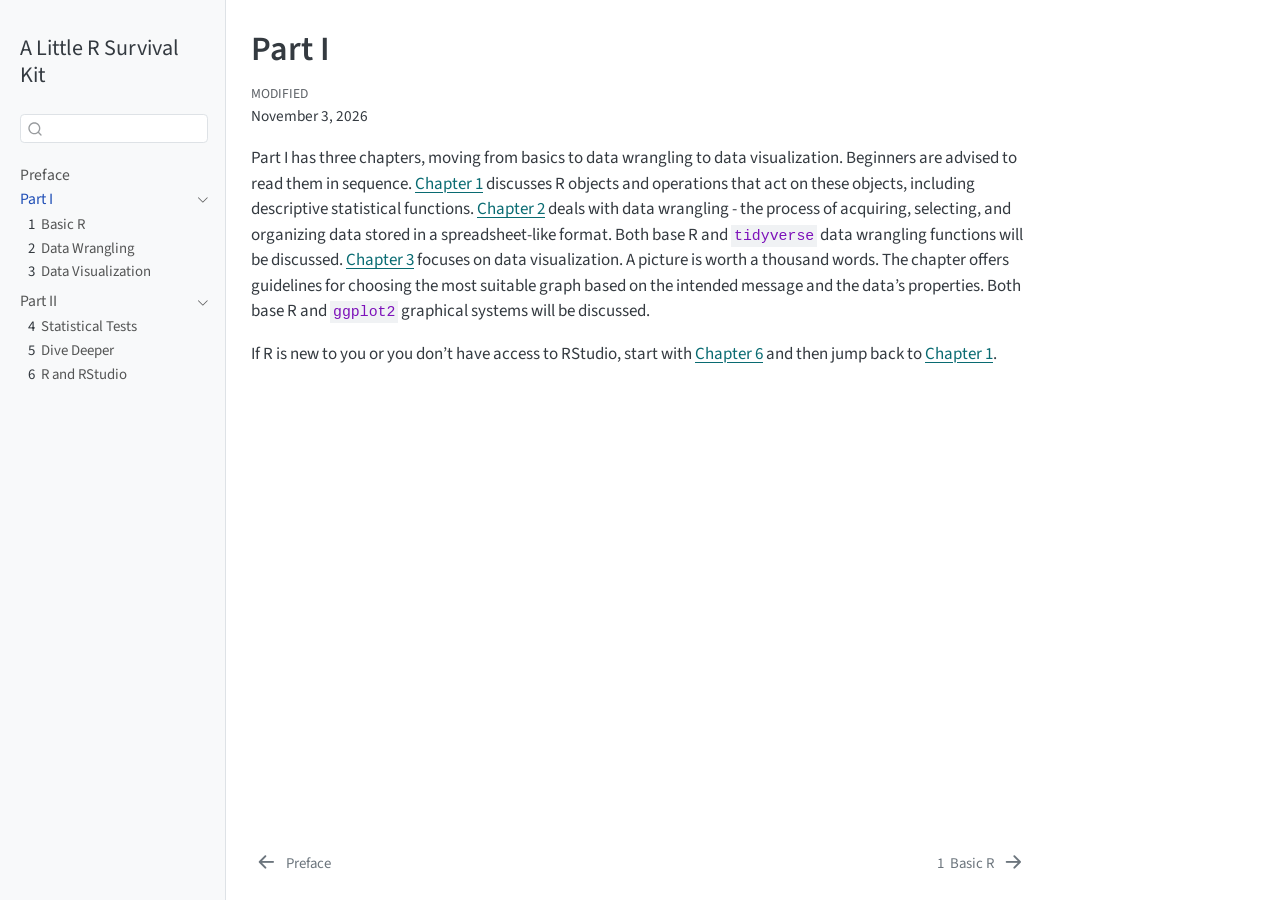
<file: docs/part1.html>
<!DOCTYPE html>
<html xmlns="http://www.w3.org/1999/xhtml" lang="en" xml:lang="en"><head>

<meta charset="utf-8">
<meta name="generator" content="quarto-1.8.27">

<meta name="viewport" content="width=device-width, initial-scale=1.0, user-scalable=yes">


<title>Part I – A Little R Survival Kit</title>
<style>
code{white-space: pre-wrap;}
span.smallcaps{font-variant: small-caps;}
div.columns{display: flex; gap: min(4vw, 1.5em);}
div.column{flex: auto; overflow-x: auto;}
div.hanging-indent{margin-left: 1.5em; text-indent: -1.5em;}
ul.task-list{list-style: none;}
ul.task-list li input[type="checkbox"] {
  width: 0.8em;
  margin: 0 0.8em 0.2em -1em; /* quarto-specific, see https://github.com/quarto-dev/quarto-cli/issues/4556 */ 
  vertical-align: middle;
}
</style>


<script src="site_libs/quarto-nav/quarto-nav.js"></script>
<script src="site_libs/quarto-nav/headroom.min.js"></script>
<script src="site_libs/clipboard/clipboard.min.js"></script>
<script src="site_libs/quarto-search/autocomplete.umd.js"></script>
<script src="site_libs/quarto-search/fuse.min.js"></script>
<script src="site_libs/quarto-search/quarto-search.js"></script>
<meta name="quarto:offset" content="./">
<link href="./01_Part1_Basic_R.html" rel="next">
<link href="./index.html" rel="prev">
<script src="site_libs/quarto-html/quarto.js" type="module"></script>
<script src="site_libs/quarto-html/tabsets/tabsets.js" type="module"></script>
<script src="site_libs/quarto-html/axe/axe-check.js" type="module"></script>
<script src="site_libs/quarto-html/popper.min.js"></script>
<script src="site_libs/quarto-html/tippy.umd.min.js"></script>
<script src="site_libs/quarto-html/anchor.min.js"></script>
<link href="site_libs/quarto-html/tippy.css" rel="stylesheet">
<link href="site_libs/quarto-html/quarto-syntax-highlighting-ed96de9b727972fe78a7b5d16c58bf87.css" rel="stylesheet" id="quarto-text-highlighting-styles">
<script src="site_libs/bootstrap/bootstrap.min.js"></script>
<link href="site_libs/bootstrap/bootstrap-icons.css" rel="stylesheet">
<link href="site_libs/bootstrap/bootstrap-d2a895b5cbb91adc99485585edf1e91f.min.css" rel="stylesheet" append-hash="true" id="quarto-bootstrap" data-mode="light">
<script id="quarto-search-options" type="application/json">{
  "location": "sidebar",
  "copy-button": false,
  "collapse-after": 3,
  "panel-placement": "start",
  "type": "textbox",
  "limit": 50,
  "keyboard-shortcut": [
    "f",
    "/",
    "s"
  ],
  "show-item-context": false,
  "language": {
    "search-no-results-text": "No results",
    "search-matching-documents-text": "matching documents",
    "search-copy-link-title": "Copy link to search",
    "search-hide-matches-text": "Hide additional matches",
    "search-more-match-text": "more match in this document",
    "search-more-matches-text": "more matches in this document",
    "search-clear-button-title": "Clear",
    "search-text-placeholder": "",
    "search-detached-cancel-button-title": "Cancel",
    "search-submit-button-title": "Submit",
    "search-label": "Search"
  }
}</script>


<link rel="stylesheet" href="style.css">
</head>

<body class="nav-sidebar docked quarto-light">

<div id="quarto-search-results"></div>
  <header id="quarto-header" class="headroom fixed-top">
  <nav class="quarto-secondary-nav">
    <div class="container-fluid d-flex">
      <button type="button" class="quarto-btn-toggle btn" data-bs-toggle="collapse" role="button" data-bs-target=".quarto-sidebar-collapse-item" aria-controls="quarto-sidebar" aria-expanded="false" aria-label="Toggle sidebar navigation" onclick="if (window.quartoToggleHeadroom) { window.quartoToggleHeadroom(); }">
        <i class="bi bi-layout-text-sidebar-reverse"></i>
      </button>
        <nav class="quarto-page-breadcrumbs" aria-label="breadcrumb"><ol class="breadcrumb"><li class="breadcrumb-item"><a href="./part1.html">Part I</a></li></ol></nav>
        <a class="flex-grow-1" role="navigation" data-bs-toggle="collapse" data-bs-target=".quarto-sidebar-collapse-item" aria-controls="quarto-sidebar" aria-expanded="false" aria-label="Toggle sidebar navigation" onclick="if (window.quartoToggleHeadroom) { window.quartoToggleHeadroom(); }">      
        </a>
      <button type="button" class="btn quarto-search-button" aria-label="Search" onclick="window.quartoOpenSearch();">
        <i class="bi bi-search"></i>
      </button>
    </div>
  </nav>
</header>
<!-- content -->
<div id="quarto-content" class="quarto-container page-columns page-rows-contents page-layout-article">
<!-- sidebar -->
  <nav id="quarto-sidebar" class="sidebar collapse collapse-horizontal quarto-sidebar-collapse-item sidebar-navigation docked overflow-auto">
    <div class="pt-lg-2 mt-2 text-left sidebar-header">
    <div class="sidebar-title mb-0 py-0">
      <a href="./">A Little R Survival Kit</a> 
    </div>
      </div>
        <div class="mt-2 flex-shrink-0 align-items-center">
        <div class="sidebar-search">
        <div id="quarto-search" class="" title="Search"></div>
        </div>
        </div>
    <div class="sidebar-menu-container"> 
    <ul class="list-unstyled mt-1">
        <li class="sidebar-item">
  <div class="sidebar-item-container"> 
  <a href="./index.html" class="sidebar-item-text sidebar-link">
 <span class="menu-text">Preface</span></a>
  </div>
</li>
        <li class="sidebar-item sidebar-item-section">
      <div class="sidebar-item-container"> 
            <a href="./part1.html" class="sidebar-item-text sidebar-link active">
 <span class="menu-text">Part I</span></a>
          <a class="sidebar-item-toggle text-start" data-bs-toggle="collapse" data-bs-target="#quarto-sidebar-section-1" role="navigation" aria-expanded="true" aria-label="Toggle section">
            <i class="bi bi-chevron-right ms-2"></i>
          </a> 
      </div>
      <ul id="quarto-sidebar-section-1" class="collapse list-unstyled sidebar-section depth1 show">  
          <li class="sidebar-item">
  <div class="sidebar-item-container"> 
  <a href="./01_Part1_Basic_R.html" class="sidebar-item-text sidebar-link">
 <span class="menu-text"><span class="chapter-number">1</span>&nbsp; <span class="chapter-title">Basic R</span></span></a>
  </div>
</li>
          <li class="sidebar-item">
  <div class="sidebar-item-container"> 
  <a href="./02_Data_Wrangling.html" class="sidebar-item-text sidebar-link">
 <span class="menu-text"><span class="chapter-number">2</span>&nbsp; <span class="chapter-title">Data Wrangling</span></span></a>
  </div>
</li>
          <li class="sidebar-item">
  <div class="sidebar-item-container"> 
  <a href="./03_Data_Visualization.html" class="sidebar-item-text sidebar-link">
 <span class="menu-text"><span class="chapter-number">3</span>&nbsp; <span class="chapter-title">Data Visualization</span></span></a>
  </div>
</li>
      </ul>
  </li>
        <li class="sidebar-item sidebar-item-section">
      <div class="sidebar-item-container"> 
            <a href="./part2.html" class="sidebar-item-text sidebar-link">
 <span class="menu-text">Part II</span></a>
          <a class="sidebar-item-toggle text-start" data-bs-toggle="collapse" data-bs-target="#quarto-sidebar-section-2" role="navigation" aria-expanded="true" aria-label="Toggle section">
            <i class="bi bi-chevron-right ms-2"></i>
          </a> 
      </div>
      <ul id="quarto-sidebar-section-2" class="collapse list-unstyled sidebar-section depth1 show">  
          <li class="sidebar-item">
  <div class="sidebar-item-container"> 
  <a href="./04_Statistical_Tests.html" class="sidebar-item-text sidebar-link">
 <span class="menu-text"><span class="chapter-number">4</span>&nbsp; <span class="chapter-title">Statistical Tests</span></span></a>
  </div>
</li>
          <li class="sidebar-item">
  <div class="sidebar-item-container"> 
  <a href="./05_Dive_Deeper.html" class="sidebar-item-text sidebar-link">
 <span class="menu-text"><span class="chapter-number">5</span>&nbsp; <span class="chapter-title">Dive Deeper</span></span></a>
  </div>
</li>
          <li class="sidebar-item">
  <div class="sidebar-item-container"> 
  <a href="./06_R_RStudio.html" class="sidebar-item-text sidebar-link">
 <span class="menu-text"><span class="chapter-number">6</span>&nbsp; <span class="chapter-title">R and RStudio</span></span></a>
  </div>
</li>
      </ul>
  </li>
    </ul>
    </div>
</nav>
<div id="quarto-sidebar-glass" class="quarto-sidebar-collapse-item" data-bs-toggle="collapse" data-bs-target=".quarto-sidebar-collapse-item"></div>
<!-- margin-sidebar -->
    <div id="quarto-margin-sidebar" class="sidebar margin-sidebar zindex-bottom">
        
    </div>
<!-- main -->
<main class="content" id="quarto-document-content">

<header id="title-block-header" class="quarto-title-block default">
<div class="quarto-title">
<h1 class="title"><span id="sec-part1" class="quarto-section-identifier">Part I</span></h1>
</div>



<div class="quarto-title-meta">

    
  
    <div>
    <div class="quarto-title-meta-heading">Modified</div>
    <div class="quarto-title-meta-contents">
      <p class="date-modified">November 3, 2026</p>
    </div>
  </div>
    
  </div>
  


</header>


<p>Part I has three chapters, moving from basics to data wrangling to data visualization. Beginners are advised to read them in sequence. <a href="@sec-01-basic-r">Chapter 1</a> discusses R objects and operations that act on these objects, including descriptive statistical functions. <a href="@sec-02-data-wrangling">Chapter 2</a> deals with data wrangling - the process of acquiring, selecting, and organizing data stored in a spreadsheet-like format. Both base R and <code>tidyverse</code> data wrangling functions will be discussed. <a href="@sec-03-data-visualization">Chapter 3</a> focuses on data visualization. A picture is worth a thousand words. The chapter offers guidelines for choosing the most suitable graph based on the intended message and the data’s properties. Both base R and <code>ggplot2</code> graphical systems will be discussed.</p>
<p>If R is new to you or you don’t have access to RStudio, start with <a href="@sec-06-r-rstudio">Chapter 6</a> and then jump back to <a href="@sec-01-basic-r">Chapter 1</a>.</p>



</main> <!-- /main -->
<script id="quarto-html-after-body" type="application/javascript">
  window.document.addEventListener("DOMContentLoaded", function (event) {
    const icon = "";
    const anchorJS = new window.AnchorJS();
    anchorJS.options = {
      placement: 'right',
      icon: icon
    };
    anchorJS.add('.anchored');
    const isCodeAnnotation = (el) => {
      for (const clz of el.classList) {
        if (clz.startsWith('code-annotation-')) {                     
          return true;
        }
      }
      return false;
    }
    const onCopySuccess = function(e) {
      // button target
      const button = e.trigger;
      // don't keep focus
      button.blur();
      // flash "checked"
      button.classList.add('code-copy-button-checked');
      var currentTitle = button.getAttribute("title");
      button.setAttribute("title", "Copied!");
      let tooltip;
      if (window.bootstrap) {
        button.setAttribute("data-bs-toggle", "tooltip");
        button.setAttribute("data-bs-placement", "left");
        button.setAttribute("data-bs-title", "Copied!");
        tooltip = new bootstrap.Tooltip(button, 
          { trigger: "manual", 
            customClass: "code-copy-button-tooltip",
            offset: [0, -8]});
        tooltip.show();    
      }
      setTimeout(function() {
        if (tooltip) {
          tooltip.hide();
          button.removeAttribute("data-bs-title");
          button.removeAttribute("data-bs-toggle");
          button.removeAttribute("data-bs-placement");
        }
        button.setAttribute("title", currentTitle);
        button.classList.remove('code-copy-button-checked');
      }, 1000);
      // clear code selection
      e.clearSelection();
    }
    const getTextToCopy = function(trigger) {
      const outerScaffold = trigger.parentElement.cloneNode(true);
      const codeEl = outerScaffold.querySelector('code');
      for (const childEl of codeEl.children) {
        if (isCodeAnnotation(childEl)) {
          childEl.remove();
        }
      }
      return codeEl.innerText;
    }
    const clipboard = new window.ClipboardJS('.code-copy-button:not([data-in-quarto-modal])', {
      text: getTextToCopy
    });
    clipboard.on('success', onCopySuccess);
    if (window.document.getElementById('quarto-embedded-source-code-modal')) {
      const clipboardModal = new window.ClipboardJS('.code-copy-button[data-in-quarto-modal]', {
        text: getTextToCopy,
        container: window.document.getElementById('quarto-embedded-source-code-modal')
      });
      clipboardModal.on('success', onCopySuccess);
    }
      var localhostRegex = new RegExp(/^(?:http|https):\/\/localhost\:?[0-9]*\//);
      var mailtoRegex = new RegExp(/^mailto:/);
        var filterRegex = new RegExp('/' + window.location.host + '/');
      var isInternal = (href) => {
          return filterRegex.test(href) || localhostRegex.test(href) || mailtoRegex.test(href);
      }
      // Inspect non-navigation links and adorn them if external
     var links = window.document.querySelectorAll('a[href]:not(.nav-link):not(.navbar-brand):not(.toc-action):not(.sidebar-link):not(.sidebar-item-toggle):not(.pagination-link):not(.no-external):not([aria-hidden]):not(.dropdown-item):not(.quarto-navigation-tool):not(.about-link)');
      for (var i=0; i<links.length; i++) {
        const link = links[i];
        if (!isInternal(link.href)) {
          // undo the damage that might have been done by quarto-nav.js in the case of
          // links that we want to consider external
          if (link.dataset.originalHref !== undefined) {
            link.href = link.dataset.originalHref;
          }
            // target, if specified
            link.setAttribute("target", "_blank");
            if (link.getAttribute("rel") === null) {
              link.setAttribute("rel", "noopener");
            }
        }
      }
    function tippyHover(el, contentFn, onTriggerFn, onUntriggerFn) {
      const config = {
        allowHTML: true,
        maxWidth: 500,
        delay: 100,
        arrow: false,
        appendTo: function(el) {
            return el.parentElement;
        },
        interactive: true,
        interactiveBorder: 10,
        theme: 'quarto',
        placement: 'bottom-start',
      };
      if (contentFn) {
        config.content = contentFn;
      }
      if (onTriggerFn) {
        config.onTrigger = onTriggerFn;
      }
      if (onUntriggerFn) {
        config.onUntrigger = onUntriggerFn;
      }
      window.tippy(el, config); 
    }
    const noterefs = window.document.querySelectorAll('a[role="doc-noteref"]');
    for (var i=0; i<noterefs.length; i++) {
      const ref = noterefs[i];
      tippyHover(ref, function() {
        // use id or data attribute instead here
        let href = ref.getAttribute('data-footnote-href') || ref.getAttribute('href');
        try { href = new URL(href).hash; } catch {}
        const id = href.replace(/^#\/?/, "");
        const note = window.document.getElementById(id);
        if (note) {
          return note.innerHTML;
        } else {
          return "";
        }
      });
    }
    const xrefs = window.document.querySelectorAll('a.quarto-xref');
    const processXRef = (id, note) => {
      // Strip column container classes
      const stripColumnClz = (el) => {
        el.classList.remove("page-full", "page-columns");
        if (el.children) {
          for (const child of el.children) {
            stripColumnClz(child);
          }
        }
      }
      stripColumnClz(note)
      if (id === null || id.startsWith('sec-')) {
        // Special case sections, only their first couple elements
        const container = document.createElement("div");
        if (note.children && note.children.length > 2) {
          container.appendChild(note.children[0].cloneNode(true));
          for (let i = 1; i < note.children.length; i++) {
            const child = note.children[i];
            if (child.tagName === "P" && child.innerText === "") {
              continue;
            } else {
              container.appendChild(child.cloneNode(true));
              break;
            }
          }
          if (window.Quarto?.typesetMath) {
            window.Quarto.typesetMath(container);
          }
          return container.innerHTML
        } else {
          if (window.Quarto?.typesetMath) {
            window.Quarto.typesetMath(note);
          }
          return note.innerHTML;
        }
      } else {
        // Remove any anchor links if they are present
        const anchorLink = note.querySelector('a.anchorjs-link');
        if (anchorLink) {
          anchorLink.remove();
        }
        if (window.Quarto?.typesetMath) {
          window.Quarto.typesetMath(note);
        }
        if (note.classList.contains("callout")) {
          return note.outerHTML;
        } else {
          return note.innerHTML;
        }
      }
    }
    for (var i=0; i<xrefs.length; i++) {
      const xref = xrefs[i];
      tippyHover(xref, undefined, function(instance) {
        instance.disable();
        let url = xref.getAttribute('href');
        let hash = undefined; 
        if (url.startsWith('#')) {
          hash = url;
        } else {
          try { hash = new URL(url).hash; } catch {}
        }
        if (hash) {
          const id = hash.replace(/^#\/?/, "");
          const note = window.document.getElementById(id);
          if (note !== null) {
            try {
              const html = processXRef(id, note.cloneNode(true));
              instance.setContent(html);
            } finally {
              instance.enable();
              instance.show();
            }
          } else {
            // See if we can fetch this
            fetch(url.split('#')[0])
            .then(res => res.text())
            .then(html => {
              const parser = new DOMParser();
              const htmlDoc = parser.parseFromString(html, "text/html");
              const note = htmlDoc.getElementById(id);
              if (note !== null) {
                const html = processXRef(id, note);
                instance.setContent(html);
              } 
            }).finally(() => {
              instance.enable();
              instance.show();
            });
          }
        } else {
          // See if we can fetch a full url (with no hash to target)
          // This is a special case and we should probably do some content thinning / targeting
          fetch(url)
          .then(res => res.text())
          .then(html => {
            const parser = new DOMParser();
            const htmlDoc = parser.parseFromString(html, "text/html");
            const note = htmlDoc.querySelector('main.content');
            if (note !== null) {
              // This should only happen for chapter cross references
              // (since there is no id in the URL)
              // remove the first header
              if (note.children.length > 0 && note.children[0].tagName === "HEADER") {
                note.children[0].remove();
              }
              const html = processXRef(null, note);
              instance.setContent(html);
            } 
          }).finally(() => {
            instance.enable();
            instance.show();
          });
        }
      }, function(instance) {
      });
    }
        let selectedAnnoteEl;
        const selectorForAnnotation = ( cell, annotation) => {
          let cellAttr = 'data-code-cell="' + cell + '"';
          let lineAttr = 'data-code-annotation="' +  annotation + '"';
          const selector = 'span[' + cellAttr + '][' + lineAttr + ']';
          return selector;
        }
        const selectCodeLines = (annoteEl) => {
          const doc = window.document;
          const targetCell = annoteEl.getAttribute("data-target-cell");
          const targetAnnotation = annoteEl.getAttribute("data-target-annotation");
          const annoteSpan = window.document.querySelector(selectorForAnnotation(targetCell, targetAnnotation));
          const lines = annoteSpan.getAttribute("data-code-lines").split(",");
          const lineIds = lines.map((line) => {
            return targetCell + "-" + line;
          })
          let top = null;
          let height = null;
          let parent = null;
          if (lineIds.length > 0) {
              //compute the position of the single el (top and bottom and make a div)
              const el = window.document.getElementById(lineIds[0]);
              top = el.offsetTop;
              height = el.offsetHeight;
              parent = el.parentElement.parentElement;
            if (lineIds.length > 1) {
              const lastEl = window.document.getElementById(lineIds[lineIds.length - 1]);
              const bottom = lastEl.offsetTop + lastEl.offsetHeight;
              height = bottom - top;
            }
            if (top !== null && height !== null && parent !== null) {
              // cook up a div (if necessary) and position it 
              let div = window.document.getElementById("code-annotation-line-highlight");
              if (div === null) {
                div = window.document.createElement("div");
                div.setAttribute("id", "code-annotation-line-highlight");
                div.style.position = 'absolute';
                parent.appendChild(div);
              }
              div.style.top = top - 2 + "px";
              div.style.height = height + 4 + "px";
              div.style.left = 0;
              let gutterDiv = window.document.getElementById("code-annotation-line-highlight-gutter");
              if (gutterDiv === null) {
                gutterDiv = window.document.createElement("div");
                gutterDiv.setAttribute("id", "code-annotation-line-highlight-gutter");
                gutterDiv.style.position = 'absolute';
                const codeCell = window.document.getElementById(targetCell);
                const gutter = codeCell.querySelector('.code-annotation-gutter');
                gutter.appendChild(gutterDiv);
              }
              gutterDiv.style.top = top - 2 + "px";
              gutterDiv.style.height = height + 4 + "px";
            }
            selectedAnnoteEl = annoteEl;
          }
        };
        const unselectCodeLines = () => {
          const elementsIds = ["code-annotation-line-highlight", "code-annotation-line-highlight-gutter"];
          elementsIds.forEach((elId) => {
            const div = window.document.getElementById(elId);
            if (div) {
              div.remove();
            }
          });
          selectedAnnoteEl = undefined;
        };
          // Handle positioning of the toggle
      window.addEventListener(
        "resize",
        throttle(() => {
          elRect = undefined;
          if (selectedAnnoteEl) {
            selectCodeLines(selectedAnnoteEl);
          }
        }, 10)
      );
      function throttle(fn, ms) {
      let throttle = false;
      let timer;
        return (...args) => {
          if(!throttle) { // first call gets through
              fn.apply(this, args);
              throttle = true;
          } else { // all the others get throttled
              if(timer) clearTimeout(timer); // cancel #2
              timer = setTimeout(() => {
                fn.apply(this, args);
                timer = throttle = false;
              }, ms);
          }
        };
      }
        // Attach click handler to the DT
        const annoteDls = window.document.querySelectorAll('dt[data-target-cell]');
        for (const annoteDlNode of annoteDls) {
          annoteDlNode.addEventListener('click', (event) => {
            const clickedEl = event.target;
            if (clickedEl !== selectedAnnoteEl) {
              unselectCodeLines();
              const activeEl = window.document.querySelector('dt[data-target-cell].code-annotation-active');
              if (activeEl) {
                activeEl.classList.remove('code-annotation-active');
              }
              selectCodeLines(clickedEl);
              clickedEl.classList.add('code-annotation-active');
            } else {
              // Unselect the line
              unselectCodeLines();
              clickedEl.classList.remove('code-annotation-active');
            }
          });
        }
    const findCites = (el) => {
      const parentEl = el.parentElement;
      if (parentEl) {
        const cites = parentEl.dataset.cites;
        if (cites) {
          return {
            el,
            cites: cites.split(' ')
          };
        } else {
          return findCites(el.parentElement)
        }
      } else {
        return undefined;
      }
    };
    var bibliorefs = window.document.querySelectorAll('a[role="doc-biblioref"]');
    for (var i=0; i<bibliorefs.length; i++) {
      const ref = bibliorefs[i];
      const citeInfo = findCites(ref);
      if (citeInfo) {
        tippyHover(citeInfo.el, function() {
          var popup = window.document.createElement('div');
          citeInfo.cites.forEach(function(cite) {
            var citeDiv = window.document.createElement('div');
            citeDiv.classList.add('hanging-indent');
            citeDiv.classList.add('csl-entry');
            var biblioDiv = window.document.getElementById('ref-' + cite);
            if (biblioDiv) {
              citeDiv.innerHTML = biblioDiv.innerHTML;
            }
            popup.appendChild(citeDiv);
          });
          return popup.innerHTML;
        });
      }
    }
  });
  </script>
<nav class="page-navigation">
  <div class="nav-page nav-page-previous">
      <a href="./index.html" class="pagination-link" aria-label="Preface">
        <i class="bi bi-arrow-left-short"></i> <span class="nav-page-text">Preface</span>
      </a>          
  </div>
  <div class="nav-page nav-page-next">
      <a href="./01_Part1_Basic_R.html" class="pagination-link" aria-label="Basic R">
        <span class="nav-page-text"><span class="chapter-number">1</span>&nbsp; <span class="chapter-title">Basic R</span></span> <i class="bi bi-arrow-right-short"></i>
      </a>
  </div>
</nav>
</div> <!-- /content -->




</body></html>
</file>
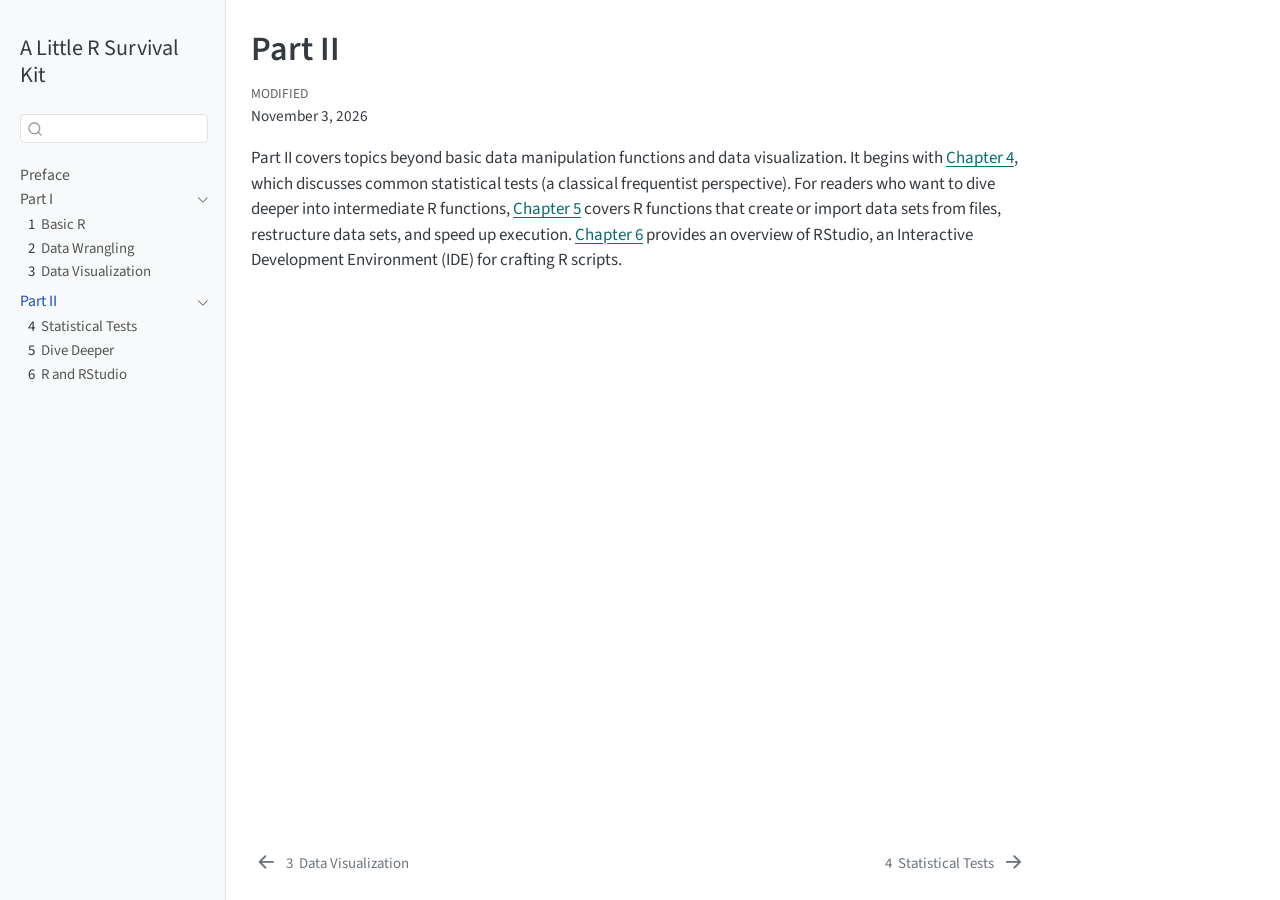
<file: docs/part2.html>
<!DOCTYPE html>
<html xmlns="http://www.w3.org/1999/xhtml" lang="en" xml:lang="en"><head>

<meta charset="utf-8">
<meta name="generator" content="quarto-1.8.27">

<meta name="viewport" content="width=device-width, initial-scale=1.0, user-scalable=yes">


<title>Part II – A Little R Survival Kit</title>
<style>
code{white-space: pre-wrap;}
span.smallcaps{font-variant: small-caps;}
div.columns{display: flex; gap: min(4vw, 1.5em);}
div.column{flex: auto; overflow-x: auto;}
div.hanging-indent{margin-left: 1.5em; text-indent: -1.5em;}
ul.task-list{list-style: none;}
ul.task-list li input[type="checkbox"] {
  width: 0.8em;
  margin: 0 0.8em 0.2em -1em; /* quarto-specific, see https://github.com/quarto-dev/quarto-cli/issues/4556 */ 
  vertical-align: middle;
}
</style>


<script src="site_libs/quarto-nav/quarto-nav.js"></script>
<script src="site_libs/quarto-nav/headroom.min.js"></script>
<script src="site_libs/clipboard/clipboard.min.js"></script>
<script src="site_libs/quarto-search/autocomplete.umd.js"></script>
<script src="site_libs/quarto-search/fuse.min.js"></script>
<script src="site_libs/quarto-search/quarto-search.js"></script>
<meta name="quarto:offset" content="./">
<link href="./04_Statistical_Tests.html" rel="next">
<link href="./03_Data_Visualization.html" rel="prev">
<script src="site_libs/quarto-html/quarto.js" type="module"></script>
<script src="site_libs/quarto-html/tabsets/tabsets.js" type="module"></script>
<script src="site_libs/quarto-html/axe/axe-check.js" type="module"></script>
<script src="site_libs/quarto-html/popper.min.js"></script>
<script src="site_libs/quarto-html/tippy.umd.min.js"></script>
<script src="site_libs/quarto-html/anchor.min.js"></script>
<link href="site_libs/quarto-html/tippy.css" rel="stylesheet">
<link href="site_libs/quarto-html/quarto-syntax-highlighting-ed96de9b727972fe78a7b5d16c58bf87.css" rel="stylesheet" id="quarto-text-highlighting-styles">
<script src="site_libs/bootstrap/bootstrap.min.js"></script>
<link href="site_libs/bootstrap/bootstrap-icons.css" rel="stylesheet">
<link href="site_libs/bootstrap/bootstrap-d2a895b5cbb91adc99485585edf1e91f.min.css" rel="stylesheet" append-hash="true" id="quarto-bootstrap" data-mode="light">
<script id="quarto-search-options" type="application/json">{
  "location": "sidebar",
  "copy-button": false,
  "collapse-after": 3,
  "panel-placement": "start",
  "type": "textbox",
  "limit": 50,
  "keyboard-shortcut": [
    "f",
    "/",
    "s"
  ],
  "show-item-context": false,
  "language": {
    "search-no-results-text": "No results",
    "search-matching-documents-text": "matching documents",
    "search-copy-link-title": "Copy link to search",
    "search-hide-matches-text": "Hide additional matches",
    "search-more-match-text": "more match in this document",
    "search-more-matches-text": "more matches in this document",
    "search-clear-button-title": "Clear",
    "search-text-placeholder": "",
    "search-detached-cancel-button-title": "Cancel",
    "search-submit-button-title": "Submit",
    "search-label": "Search"
  }
}</script>


<link rel="stylesheet" href="style.css">
</head>

<body class="nav-sidebar docked quarto-light">

<div id="quarto-search-results"></div>
  <header id="quarto-header" class="headroom fixed-top">
  <nav class="quarto-secondary-nav">
    <div class="container-fluid d-flex">
      <button type="button" class="quarto-btn-toggle btn" data-bs-toggle="collapse" role="button" data-bs-target=".quarto-sidebar-collapse-item" aria-controls="quarto-sidebar" aria-expanded="false" aria-label="Toggle sidebar navigation" onclick="if (window.quartoToggleHeadroom) { window.quartoToggleHeadroom(); }">
        <i class="bi bi-layout-text-sidebar-reverse"></i>
      </button>
        <nav class="quarto-page-breadcrumbs" aria-label="breadcrumb"><ol class="breadcrumb"><li class="breadcrumb-item"><a href="./part2.html">Part II</a></li></ol></nav>
        <a class="flex-grow-1" role="navigation" data-bs-toggle="collapse" data-bs-target=".quarto-sidebar-collapse-item" aria-controls="quarto-sidebar" aria-expanded="false" aria-label="Toggle sidebar navigation" onclick="if (window.quartoToggleHeadroom) { window.quartoToggleHeadroom(); }">      
        </a>
      <button type="button" class="btn quarto-search-button" aria-label="Search" onclick="window.quartoOpenSearch();">
        <i class="bi bi-search"></i>
      </button>
    </div>
  </nav>
</header>
<!-- content -->
<div id="quarto-content" class="quarto-container page-columns page-rows-contents page-layout-article">
<!-- sidebar -->
  <nav id="quarto-sidebar" class="sidebar collapse collapse-horizontal quarto-sidebar-collapse-item sidebar-navigation docked overflow-auto">
    <div class="pt-lg-2 mt-2 text-left sidebar-header">
    <div class="sidebar-title mb-0 py-0">
      <a href="./">A Little R Survival Kit</a> 
    </div>
      </div>
        <div class="mt-2 flex-shrink-0 align-items-center">
        <div class="sidebar-search">
        <div id="quarto-search" class="" title="Search"></div>
        </div>
        </div>
    <div class="sidebar-menu-container"> 
    <ul class="list-unstyled mt-1">
        <li class="sidebar-item">
  <div class="sidebar-item-container"> 
  <a href="./index.html" class="sidebar-item-text sidebar-link">
 <span class="menu-text">Preface</span></a>
  </div>
</li>
        <li class="sidebar-item sidebar-item-section">
      <div class="sidebar-item-container"> 
            <a href="./part1.html" class="sidebar-item-text sidebar-link">
 <span class="menu-text">Part I</span></a>
          <a class="sidebar-item-toggle text-start" data-bs-toggle="collapse" data-bs-target="#quarto-sidebar-section-1" role="navigation" aria-expanded="true" aria-label="Toggle section">
            <i class="bi bi-chevron-right ms-2"></i>
          </a> 
      </div>
      <ul id="quarto-sidebar-section-1" class="collapse list-unstyled sidebar-section depth1 show">  
          <li class="sidebar-item">
  <div class="sidebar-item-container"> 
  <a href="./01_Part1_Basic_R.html" class="sidebar-item-text sidebar-link">
 <span class="menu-text"><span class="chapter-number">1</span>&nbsp; <span class="chapter-title">Basic R</span></span></a>
  </div>
</li>
          <li class="sidebar-item">
  <div class="sidebar-item-container"> 
  <a href="./02_Data_Wrangling.html" class="sidebar-item-text sidebar-link">
 <span class="menu-text"><span class="chapter-number">2</span>&nbsp; <span class="chapter-title">Data Wrangling</span></span></a>
  </div>
</li>
          <li class="sidebar-item">
  <div class="sidebar-item-container"> 
  <a href="./03_Data_Visualization.html" class="sidebar-item-text sidebar-link">
 <span class="menu-text"><span class="chapter-number">3</span>&nbsp; <span class="chapter-title">Data Visualization</span></span></a>
  </div>
</li>
      </ul>
  </li>
        <li class="sidebar-item sidebar-item-section">
      <div class="sidebar-item-container"> 
            <a href="./part2.html" class="sidebar-item-text sidebar-link active">
 <span class="menu-text">Part II</span></a>
          <a class="sidebar-item-toggle text-start" data-bs-toggle="collapse" data-bs-target="#quarto-sidebar-section-2" role="navigation" aria-expanded="true" aria-label="Toggle section">
            <i class="bi bi-chevron-right ms-2"></i>
          </a> 
      </div>
      <ul id="quarto-sidebar-section-2" class="collapse list-unstyled sidebar-section depth1 show">  
          <li class="sidebar-item">
  <div class="sidebar-item-container"> 
  <a href="./04_Statistical_Tests.html" class="sidebar-item-text sidebar-link">
 <span class="menu-text"><span class="chapter-number">4</span>&nbsp; <span class="chapter-title">Statistical Tests</span></span></a>
  </div>
</li>
          <li class="sidebar-item">
  <div class="sidebar-item-container"> 
  <a href="./05_Dive_Deeper.html" class="sidebar-item-text sidebar-link">
 <span class="menu-text"><span class="chapter-number">5</span>&nbsp; <span class="chapter-title">Dive Deeper</span></span></a>
  </div>
</li>
          <li class="sidebar-item">
  <div class="sidebar-item-container"> 
  <a href="./06_R_RStudio.html" class="sidebar-item-text sidebar-link">
 <span class="menu-text"><span class="chapter-number">6</span>&nbsp; <span class="chapter-title">R and RStudio</span></span></a>
  </div>
</li>
      </ul>
  </li>
    </ul>
    </div>
</nav>
<div id="quarto-sidebar-glass" class="quarto-sidebar-collapse-item" data-bs-toggle="collapse" data-bs-target=".quarto-sidebar-collapse-item"></div>
<!-- margin-sidebar -->
    <div id="quarto-margin-sidebar" class="sidebar margin-sidebar zindex-bottom">
        
    </div>
<!-- main -->
<main class="content" id="quarto-document-content">

<header id="title-block-header" class="quarto-title-block default">
<div class="quarto-title">
<h1 class="title"><span id="sec-part2" class="quarto-section-identifier">Part II</span></h1>
</div>



<div class="quarto-title-meta">

    
  
    <div>
    <div class="quarto-title-meta-heading">Modified</div>
    <div class="quarto-title-meta-contents">
      <p class="date-modified">November 3, 2026</p>
    </div>
  </div>
    
  </div>
  


</header>


<p>Part II covers topics beyond basic data manipulation functions and data visualization. It begins with <a href="@sec-04-statistical-tests">Chapter 4</a>, which discusses common statistical tests (a classical frequentist perspective). For readers who want to dive deeper into intermediate R functions, <a href="@sec-05-dive-deeper">Chapter 5</a> covers R functions that create or import data sets from files, restructure data sets, and speed up execution. <a href="@sec06-r-rstudio">Chapter 6</a> provides an overview of RStudio, an Interactive Development Environment (IDE) for crafting R scripts.</p>



</main> <!-- /main -->
<script id="quarto-html-after-body" type="application/javascript">
  window.document.addEventListener("DOMContentLoaded", function (event) {
    const icon = "";
    const anchorJS = new window.AnchorJS();
    anchorJS.options = {
      placement: 'right',
      icon: icon
    };
    anchorJS.add('.anchored');
    const isCodeAnnotation = (el) => {
      for (const clz of el.classList) {
        if (clz.startsWith('code-annotation-')) {                     
          return true;
        }
      }
      return false;
    }
    const onCopySuccess = function(e) {
      // button target
      const button = e.trigger;
      // don't keep focus
      button.blur();
      // flash "checked"
      button.classList.add('code-copy-button-checked');
      var currentTitle = button.getAttribute("title");
      button.setAttribute("title", "Copied!");
      let tooltip;
      if (window.bootstrap) {
        button.setAttribute("data-bs-toggle", "tooltip");
        button.setAttribute("data-bs-placement", "left");
        button.setAttribute("data-bs-title", "Copied!");
        tooltip = new bootstrap.Tooltip(button, 
          { trigger: "manual", 
            customClass: "code-copy-button-tooltip",
            offset: [0, -8]});
        tooltip.show();    
      }
      setTimeout(function() {
        if (tooltip) {
          tooltip.hide();
          button.removeAttribute("data-bs-title");
          button.removeAttribute("data-bs-toggle");
          button.removeAttribute("data-bs-placement");
        }
        button.setAttribute("title", currentTitle);
        button.classList.remove('code-copy-button-checked');
      }, 1000);
      // clear code selection
      e.clearSelection();
    }
    const getTextToCopy = function(trigger) {
      const outerScaffold = trigger.parentElement.cloneNode(true);
      const codeEl = outerScaffold.querySelector('code');
      for (const childEl of codeEl.children) {
        if (isCodeAnnotation(childEl)) {
          childEl.remove();
        }
      }
      return codeEl.innerText;
    }
    const clipboard = new window.ClipboardJS('.code-copy-button:not([data-in-quarto-modal])', {
      text: getTextToCopy
    });
    clipboard.on('success', onCopySuccess);
    if (window.document.getElementById('quarto-embedded-source-code-modal')) {
      const clipboardModal = new window.ClipboardJS('.code-copy-button[data-in-quarto-modal]', {
        text: getTextToCopy,
        container: window.document.getElementById('quarto-embedded-source-code-modal')
      });
      clipboardModal.on('success', onCopySuccess);
    }
      var localhostRegex = new RegExp(/^(?:http|https):\/\/localhost\:?[0-9]*\//);
      var mailtoRegex = new RegExp(/^mailto:/);
        var filterRegex = new RegExp('/' + window.location.host + '/');
      var isInternal = (href) => {
          return filterRegex.test(href) || localhostRegex.test(href) || mailtoRegex.test(href);
      }
      // Inspect non-navigation links and adorn them if external
     var links = window.document.querySelectorAll('a[href]:not(.nav-link):not(.navbar-brand):not(.toc-action):not(.sidebar-link):not(.sidebar-item-toggle):not(.pagination-link):not(.no-external):not([aria-hidden]):not(.dropdown-item):not(.quarto-navigation-tool):not(.about-link)');
      for (var i=0; i<links.length; i++) {
        const link = links[i];
        if (!isInternal(link.href)) {
          // undo the damage that might have been done by quarto-nav.js in the case of
          // links that we want to consider external
          if (link.dataset.originalHref !== undefined) {
            link.href = link.dataset.originalHref;
          }
            // target, if specified
            link.setAttribute("target", "_blank");
            if (link.getAttribute("rel") === null) {
              link.setAttribute("rel", "noopener");
            }
        }
      }
    function tippyHover(el, contentFn, onTriggerFn, onUntriggerFn) {
      const config = {
        allowHTML: true,
        maxWidth: 500,
        delay: 100,
        arrow: false,
        appendTo: function(el) {
            return el.parentElement;
        },
        interactive: true,
        interactiveBorder: 10,
        theme: 'quarto',
        placement: 'bottom-start',
      };
      if (contentFn) {
        config.content = contentFn;
      }
      if (onTriggerFn) {
        config.onTrigger = onTriggerFn;
      }
      if (onUntriggerFn) {
        config.onUntrigger = onUntriggerFn;
      }
      window.tippy(el, config); 
    }
    const noterefs = window.document.querySelectorAll('a[role="doc-noteref"]');
    for (var i=0; i<noterefs.length; i++) {
      const ref = noterefs[i];
      tippyHover(ref, function() {
        // use id or data attribute instead here
        let href = ref.getAttribute('data-footnote-href') || ref.getAttribute('href');
        try { href = new URL(href).hash; } catch {}
        const id = href.replace(/^#\/?/, "");
        const note = window.document.getElementById(id);
        if (note) {
          return note.innerHTML;
        } else {
          return "";
        }
      });
    }
    const xrefs = window.document.querySelectorAll('a.quarto-xref');
    const processXRef = (id, note) => {
      // Strip column container classes
      const stripColumnClz = (el) => {
        el.classList.remove("page-full", "page-columns");
        if (el.children) {
          for (const child of el.children) {
            stripColumnClz(child);
          }
        }
      }
      stripColumnClz(note)
      if (id === null || id.startsWith('sec-')) {
        // Special case sections, only their first couple elements
        const container = document.createElement("div");
        if (note.children && note.children.length > 2) {
          container.appendChild(note.children[0].cloneNode(true));
          for (let i = 1; i < note.children.length; i++) {
            const child = note.children[i];
            if (child.tagName === "P" && child.innerText === "") {
              continue;
            } else {
              container.appendChild(child.cloneNode(true));
              break;
            }
          }
          if (window.Quarto?.typesetMath) {
            window.Quarto.typesetMath(container);
          }
          return container.innerHTML
        } else {
          if (window.Quarto?.typesetMath) {
            window.Quarto.typesetMath(note);
          }
          return note.innerHTML;
        }
      } else {
        // Remove any anchor links if they are present
        const anchorLink = note.querySelector('a.anchorjs-link');
        if (anchorLink) {
          anchorLink.remove();
        }
        if (window.Quarto?.typesetMath) {
          window.Quarto.typesetMath(note);
        }
        if (note.classList.contains("callout")) {
          return note.outerHTML;
        } else {
          return note.innerHTML;
        }
      }
    }
    for (var i=0; i<xrefs.length; i++) {
      const xref = xrefs[i];
      tippyHover(xref, undefined, function(instance) {
        instance.disable();
        let url = xref.getAttribute('href');
        let hash = undefined; 
        if (url.startsWith('#')) {
          hash = url;
        } else {
          try { hash = new URL(url).hash; } catch {}
        }
        if (hash) {
          const id = hash.replace(/^#\/?/, "");
          const note = window.document.getElementById(id);
          if (note !== null) {
            try {
              const html = processXRef(id, note.cloneNode(true));
              instance.setContent(html);
            } finally {
              instance.enable();
              instance.show();
            }
          } else {
            // See if we can fetch this
            fetch(url.split('#')[0])
            .then(res => res.text())
            .then(html => {
              const parser = new DOMParser();
              const htmlDoc = parser.parseFromString(html, "text/html");
              const note = htmlDoc.getElementById(id);
              if (note !== null) {
                const html = processXRef(id, note);
                instance.setContent(html);
              } 
            }).finally(() => {
              instance.enable();
              instance.show();
            });
          }
        } else {
          // See if we can fetch a full url (with no hash to target)
          // This is a special case and we should probably do some content thinning / targeting
          fetch(url)
          .then(res => res.text())
          .then(html => {
            const parser = new DOMParser();
            const htmlDoc = parser.parseFromString(html, "text/html");
            const note = htmlDoc.querySelector('main.content');
            if (note !== null) {
              // This should only happen for chapter cross references
              // (since there is no id in the URL)
              // remove the first header
              if (note.children.length > 0 && note.children[0].tagName === "HEADER") {
                note.children[0].remove();
              }
              const html = processXRef(null, note);
              instance.setContent(html);
            } 
          }).finally(() => {
            instance.enable();
            instance.show();
          });
        }
      }, function(instance) {
      });
    }
        let selectedAnnoteEl;
        const selectorForAnnotation = ( cell, annotation) => {
          let cellAttr = 'data-code-cell="' + cell + '"';
          let lineAttr = 'data-code-annotation="' +  annotation + '"';
          const selector = 'span[' + cellAttr + '][' + lineAttr + ']';
          return selector;
        }
        const selectCodeLines = (annoteEl) => {
          const doc = window.document;
          const targetCell = annoteEl.getAttribute("data-target-cell");
          const targetAnnotation = annoteEl.getAttribute("data-target-annotation");
          const annoteSpan = window.document.querySelector(selectorForAnnotation(targetCell, targetAnnotation));
          const lines = annoteSpan.getAttribute("data-code-lines").split(",");
          const lineIds = lines.map((line) => {
            return targetCell + "-" + line;
          })
          let top = null;
          let height = null;
          let parent = null;
          if (lineIds.length > 0) {
              //compute the position of the single el (top and bottom and make a div)
              const el = window.document.getElementById(lineIds[0]);
              top = el.offsetTop;
              height = el.offsetHeight;
              parent = el.parentElement.parentElement;
            if (lineIds.length > 1) {
              const lastEl = window.document.getElementById(lineIds[lineIds.length - 1]);
              const bottom = lastEl.offsetTop + lastEl.offsetHeight;
              height = bottom - top;
            }
            if (top !== null && height !== null && parent !== null) {
              // cook up a div (if necessary) and position it 
              let div = window.document.getElementById("code-annotation-line-highlight");
              if (div === null) {
                div = window.document.createElement("div");
                div.setAttribute("id", "code-annotation-line-highlight");
                div.style.position = 'absolute';
                parent.appendChild(div);
              }
              div.style.top = top - 2 + "px";
              div.style.height = height + 4 + "px";
              div.style.left = 0;
              let gutterDiv = window.document.getElementById("code-annotation-line-highlight-gutter");
              if (gutterDiv === null) {
                gutterDiv = window.document.createElement("div");
                gutterDiv.setAttribute("id", "code-annotation-line-highlight-gutter");
                gutterDiv.style.position = 'absolute';
                const codeCell = window.document.getElementById(targetCell);
                const gutter = codeCell.querySelector('.code-annotation-gutter');
                gutter.appendChild(gutterDiv);
              }
              gutterDiv.style.top = top - 2 + "px";
              gutterDiv.style.height = height + 4 + "px";
            }
            selectedAnnoteEl = annoteEl;
          }
        };
        const unselectCodeLines = () => {
          const elementsIds = ["code-annotation-line-highlight", "code-annotation-line-highlight-gutter"];
          elementsIds.forEach((elId) => {
            const div = window.document.getElementById(elId);
            if (div) {
              div.remove();
            }
          });
          selectedAnnoteEl = undefined;
        };
          // Handle positioning of the toggle
      window.addEventListener(
        "resize",
        throttle(() => {
          elRect = undefined;
          if (selectedAnnoteEl) {
            selectCodeLines(selectedAnnoteEl);
          }
        }, 10)
      );
      function throttle(fn, ms) {
      let throttle = false;
      let timer;
        return (...args) => {
          if(!throttle) { // first call gets through
              fn.apply(this, args);
              throttle = true;
          } else { // all the others get throttled
              if(timer) clearTimeout(timer); // cancel #2
              timer = setTimeout(() => {
                fn.apply(this, args);
                timer = throttle = false;
              }, ms);
          }
        };
      }
        // Attach click handler to the DT
        const annoteDls = window.document.querySelectorAll('dt[data-target-cell]');
        for (const annoteDlNode of annoteDls) {
          annoteDlNode.addEventListener('click', (event) => {
            const clickedEl = event.target;
            if (clickedEl !== selectedAnnoteEl) {
              unselectCodeLines();
              const activeEl = window.document.querySelector('dt[data-target-cell].code-annotation-active');
              if (activeEl) {
                activeEl.classList.remove('code-annotation-active');
              }
              selectCodeLines(clickedEl);
              clickedEl.classList.add('code-annotation-active');
            } else {
              // Unselect the line
              unselectCodeLines();
              clickedEl.classList.remove('code-annotation-active');
            }
          });
        }
    const findCites = (el) => {
      const parentEl = el.parentElement;
      if (parentEl) {
        const cites = parentEl.dataset.cites;
        if (cites) {
          return {
            el,
            cites: cites.split(' ')
          };
        } else {
          return findCites(el.parentElement)
        }
      } else {
        return undefined;
      }
    };
    var bibliorefs = window.document.querySelectorAll('a[role="doc-biblioref"]');
    for (var i=0; i<bibliorefs.length; i++) {
      const ref = bibliorefs[i];
      const citeInfo = findCites(ref);
      if (citeInfo) {
        tippyHover(citeInfo.el, function() {
          var popup = window.document.createElement('div');
          citeInfo.cites.forEach(function(cite) {
            var citeDiv = window.document.createElement('div');
            citeDiv.classList.add('hanging-indent');
            citeDiv.classList.add('csl-entry');
            var biblioDiv = window.document.getElementById('ref-' + cite);
            if (biblioDiv) {
              citeDiv.innerHTML = biblioDiv.innerHTML;
            }
            popup.appendChild(citeDiv);
          });
          return popup.innerHTML;
        });
      }
    }
  });
  </script>
<nav class="page-navigation">
  <div class="nav-page nav-page-previous">
      <a href="./03_Data_Visualization.html" class="pagination-link" aria-label="Data Visualization">
        <i class="bi bi-arrow-left-short"></i> <span class="nav-page-text"><span class="chapter-number">3</span>&nbsp; <span class="chapter-title">Data Visualization</span></span>
      </a>          
  </div>
  <div class="nav-page nav-page-next">
      <a href="./04_Statistical_Tests.html" class="pagination-link" aria-label="Statistical Tests">
        <span class="nav-page-text"><span class="chapter-number">4</span>&nbsp; <span class="chapter-title">Statistical Tests</span></span> <i class="bi bi-arrow-right-short"></i>
      </a>
  </div>
</nav>
</div> <!-- /content -->




</body></html>
</file>
<file: docs/site_libs/quarto-html/tippy.css>
.tippy-box[data-animation=fade][data-state=hidden]{opacity:0}[data-tippy-root]{max-width:calc(100vw - 10px)}.tippy-box{position:relative;background-color:#333;color:#fff;border-radius:4px;font-size:14px;line-height:1.4;white-space:normal;outline:0;transition-property:transform,visibility,opacity}.tippy-box[data-placement^=top]>.tippy-arrow{bottom:0}.tippy-box[data-placement^=top]>.tippy-arrow:before{bottom:-7px;left:0;border-width:8px 8px 0;border-top-color:initial;transform-origin:center top}.tippy-box[data-placement^=bottom]>.tippy-arrow{top:0}.tippy-box[data-placement^=bottom]>.tippy-arrow:before{top:-7px;left:0;border-width:0 8px 8px;border-bottom-color:initial;transform-origin:center bottom}.tippy-box[data-placement^=left]>.tippy-arrow{right:0}.tippy-box[data-placement^=left]>.tippy-arrow:before{border-width:8px 0 8px 8px;border-left-color:initial;right:-7px;transform-origin:center left}.tippy-box[data-placement^=right]>.tippy-arrow{left:0}.tippy-box[data-placement^=right]>.tippy-arrow:before{left:-7px;border-width:8px 8px 8px 0;border-right-color:initial;transform-origin:center right}.tippy-box[data-inertia][data-state=visible]{transition-timing-function:cubic-bezier(.54,1.5,.38,1.11)}.tippy-arrow{width:16px;height:16px;color:#333}.tippy-arrow:before{content:"";position:absolute;border-color:transparent;border-style:solid}.tippy-content{position:relative;padding:5px 9px;z-index:1}
</file>
<file: docs/site_libs/quarto-html/quarto-syntax-highlighting-ed96de9b727972fe78a7b5d16c58bf87.css>
/* quarto syntax highlight colors */
:root {
  --quarto-hl-ot-color: #003B4F;
  --quarto-hl-at-color: #657422;
  --quarto-hl-ss-color: #20794D;
  --quarto-hl-an-color: #5E5E5E;
  --quarto-hl-fu-color: #4758AB;
  --quarto-hl-st-color: #20794D;
  --quarto-hl-cf-color: #003B4F;
  --quarto-hl-op-color: #5E5E5E;
  --quarto-hl-er-color: #AD0000;
  --quarto-hl-bn-color: #AD0000;
  --quarto-hl-al-color: #AD0000;
  --quarto-hl-va-color: #111111;
  --quarto-hl-bu-color: inherit;
  --quarto-hl-ex-color: inherit;
  --quarto-hl-pp-color: #AD0000;
  --quarto-hl-in-color: #5E5E5E;
  --quarto-hl-vs-color: #20794D;
  --quarto-hl-wa-color: #5E5E5E;
  --quarto-hl-do-color: #5E5E5E;
  --quarto-hl-im-color: #00769E;
  --quarto-hl-ch-color: #20794D;
  --quarto-hl-dt-color: #AD0000;
  --quarto-hl-fl-color: #AD0000;
  --quarto-hl-co-color: #5E5E5E;
  --quarto-hl-cv-color: #5E5E5E;
  --quarto-hl-cn-color: #8f5902;
  --quarto-hl-sc-color: #5E5E5E;
  --quarto-hl-dv-color: #AD0000;
  --quarto-hl-kw-color: #003B4F;
}

/* other quarto variables */
:root {
  --quarto-font-monospace: SFMono-Regular, Menlo, Monaco, Consolas, "Liberation Mono", "Courier New", monospace;
}

/* syntax highlight based on Pandoc's rules */
pre > code.sourceCode > span {
  color: #003B4F;
}

code.sourceCode > span {
  color: #003B4F;
}

div.sourceCode,
div.sourceCode pre.sourceCode {
  color: #003B4F;
}

/* Normal */
code span {
  color: #003B4F;
}

/* Alert */
code span.al {
  color: #AD0000;
  font-style: inherit;
}

/* Annotation */
code span.an {
  color: #5E5E5E;
  font-style: inherit;
}

/* Attribute */
code span.at {
  color: #657422;
  font-style: inherit;
}

/* BaseN */
code span.bn {
  color: #AD0000;
  font-style: inherit;
}

/* BuiltIn */
code span.bu {
  font-style: inherit;
}

/* ControlFlow */
code span.cf {
  color: #003B4F;
  font-weight: bold;
  font-style: inherit;
}

/* Char */
code span.ch {
  color: #20794D;
  font-style: inherit;
}

/* Constant */
code span.cn {
  color: #8f5902;
  font-style: inherit;
}

/* Comment */
code span.co {
  color: #5E5E5E;
  font-style: inherit;
}

/* CommentVar */
code span.cv {
  color: #5E5E5E;
  font-style: italic;
}

/* Documentation */
code span.do {
  color: #5E5E5E;
  font-style: italic;
}

/* DataType */
code span.dt {
  color: #AD0000;
  font-style: inherit;
}

/* DecVal */
code span.dv {
  color: #AD0000;
  font-style: inherit;
}

/* Error */
code span.er {
  color: #AD0000;
  font-style: inherit;
}

/* Extension */
code span.ex {
  font-style: inherit;
}

/* Float */
code span.fl {
  color: #AD0000;
  font-style: inherit;
}

/* Function */
code span.fu {
  color: #4758AB;
  font-style: inherit;
}

/* Import */
code span.im {
  color: #00769E;
  font-style: inherit;
}

/* Information */
code span.in {
  color: #5E5E5E;
  font-style: inherit;
}

/* Keyword */
code span.kw {
  color: #003B4F;
  font-weight: bold;
  font-style: inherit;
}

/* Operator */
code span.op {
  color: #5E5E5E;
  font-style: inherit;
}

/* Other */
code span.ot {
  color: #003B4F;
  font-style: inherit;
}

/* Preprocessor */
code span.pp {
  color: #AD0000;
  font-style: inherit;
}

/* SpecialChar */
code span.sc {
  color: #5E5E5E;
  font-style: inherit;
}

/* SpecialString */
code span.ss {
  color: #20794D;
  font-style: inherit;
}

/* String */
code span.st {
  color: #20794D;
  font-style: inherit;
}

/* Variable */
code span.va {
  color: #111111;
  font-style: inherit;
}

/* VerbatimString */
code span.vs {
  color: #20794D;
  font-style: inherit;
}

/* Warning */
code span.wa {
  color: #5E5E5E;
  font-style: italic;
}

.prevent-inlining {
  content: "</";
}

/*# sourceMappingURL=0920dd6d7437995b8cdf7429764427b1.css.map */
</file>
<file: docs/style.css>
p.caption {
  color: #777;
  margin-top: 10px;
}
p code {
  white-space: inherit;
}
pre {
  word-break: normal;
  word-wrap: normal;
}
pre code {
  white-space: inherit;
}
figcaption, .figure-caption {
  font-size: 1.2rem !important;
  line-height: 1.5;
}
</file>
